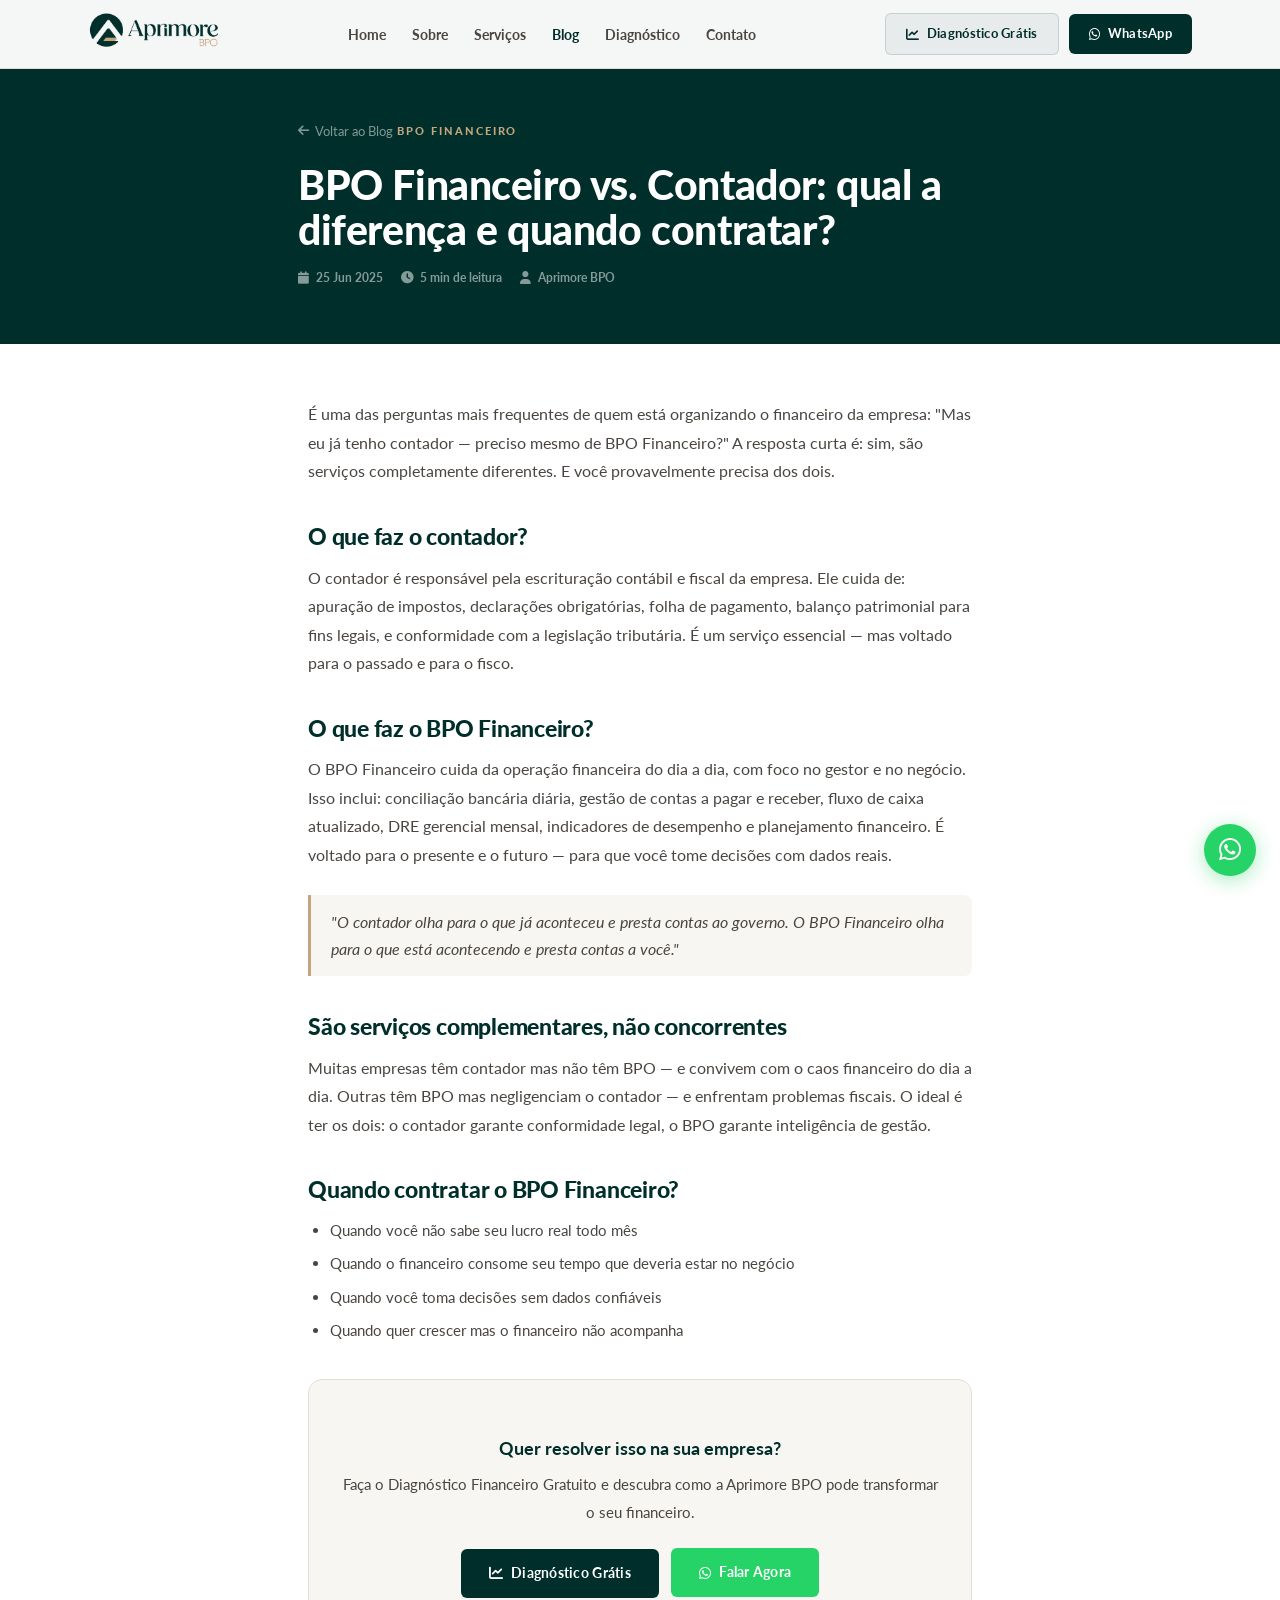
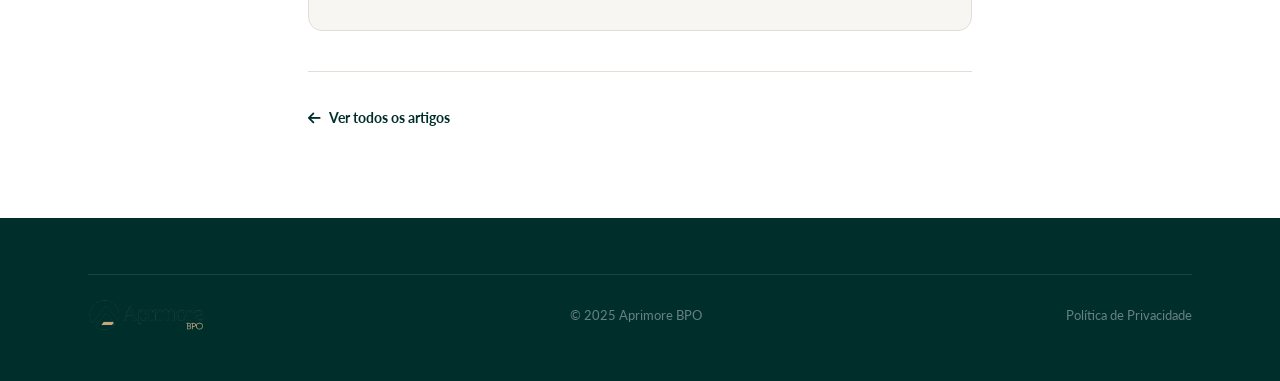
<file: artigo-bpo-vs-contador.html>
<!DOCTYPE html>
<html lang="pt-BR">
<head>
  <meta charset="UTF-8"><meta name="viewport" content="width=device-width, initial-scale=1.0">
  <title>BPO Financeiro vs. Contador: qual a diferença e quando contratar? | Aprimore BPO</title>
  <link rel="preconnect" href="https://fonts.googleapis.com">
  <link href="https://fonts.googleapis.com/css2?family=Lato:wght@400;700;900&display=swap" rel="stylesheet">
  <link rel="stylesheet" href="https://cdnjs.cloudflare.com/ajax/libs/font-awesome/6.5.1/css/all.min.css">
  <link rel="stylesheet" href="style.css">
</head>
<body>
<nav class="navbar"><div class="container"><div class="nav-inner">
  <a href="index.html" class="nav-logo"><img src="logo.png" alt="Aprimore BPO" width="150" height="36"></a>
  <ul class="nav-links">
    <li><a href="index.html">Home</a></li><li><a href="sobre.html">Sobre</a></li>
    <li><a href="servicos.html">Serviços</a></li><li><a href="blog.html" class="active">Blog</a></li>
    <li><a href="diagnostico.html">Diagnóstico</a></li><li><a href="contato.html">Contato</a></li>
  </ul>
  <div class="nav-cta">
    <a href="diagnostico.html" class="btn btn-ghost btn-sm"><i class="fas fa-chart-line"></i> Diagnóstico Grátis</a>
    <a href="https://wa.me/5565993510460" target="_blank" rel="noopener" class="btn btn-primary btn-sm"><i class="fab fa-whatsapp"></i> WhatsApp</a>
  </div>
  <button class="nav-toggle" aria-label="Menu"><span></span><span></span><span></span></button>
</div></div></nav>
<section class="article-hero">
  <div class="container" style="max-width:740px;">
    <a href="blog.html" style="display:inline-flex;align-items:center;gap:6px;color:rgba(255,255,255,0.5);text-decoration:none;font-size:0.8rem;margin-bottom:20px;"><i class="fas fa-arrow-left"></i> Voltar ao Blog</a>
    <div class="eyebrow">BPO Financeiro</div>
    <h1>BPO Financeiro vs. Contador: qual a diferença e quando contratar?</h1>
    <div class="meta" style="margin-top:16px;">
      <span><i class="fas fa-calendar"></i> 25 Jun 2025</span>
      <span><i class="fas fa-clock"></i> 5 min de leitura</span>
      <span><i class="fas fa-user"></i> Aprimore BPO</span>
    </div>
  </div>
</section>
<div class="article-body">
<p>É uma das perguntas mais frequentes de quem está organizando o financeiro da empresa: "Mas eu já tenho contador — preciso mesmo de BPO Financeiro?" A resposta curta é: sim, são serviços completamente diferentes. E você provavelmente precisa dos dois.</p>
<h2>O que faz o contador?</h2>
<p>O contador é responsável pela escrituração contábil e fiscal da empresa. Ele cuida de: apuração de impostos, declarações obrigatórias, folha de pagamento, balanço patrimonial para fins legais, e conformidade com a legislação tributária. É um serviço essencial — mas voltado para o passado e para o fisco.</p>
<h2>O que faz o BPO Financeiro?</h2>
<p>O BPO Financeiro cuida da operação financeira do dia a dia, com foco no gestor e no negócio. Isso inclui: conciliação bancária diária, gestão de contas a pagar e receber, fluxo de caixa atualizado, DRE gerencial mensal, indicadores de desempenho e planejamento financeiro. É voltado para o presente e o futuro — para que você tome decisões com dados reais.</p>
<blockquote>"O contador olha para o que já aconteceu e presta contas ao governo. O BPO Financeiro olha para o que está acontecendo e presta contas a você."</blockquote>
<h2>São serviços complementares, não concorrentes</h2>
<p>Muitas empresas têm contador mas não têm BPO — e convivem com o caos financeiro do dia a dia. Outras têm BPO mas negligenciam o contador — e enfrentam problemas fiscais. O ideal é ter os dois: o contador garante conformidade legal, o BPO garante inteligência de gestão.</p>
<h2>Quando contratar o BPO Financeiro?</h2>
<ul><li>Quando você não sabe seu lucro real todo mês</li><li>Quando o financeiro consome seu tempo que deveria estar no negócio</li><li>Quando você toma decisões sem dados confiáveis</li><li>Quando quer crescer mas o financeiro não acompanha</li></ul>
<div class="article-cta">
  <h3>Quer resolver isso na sua empresa?</h3>
  <p>Faça o Diagnóstico Financeiro Gratuito e descubra como a Aprimore BPO pode transformar o seu financeiro.</p>
  <a href="diagnostico.html" class="btn btn-primary"><i class="fas fa-chart-line"></i> Diagnóstico Grátis</a>
  &nbsp;
  <a href="https://wa.me/5565993510460" target="_blank" rel="noopener" class="btn btn-whatsapp"><i class="fab fa-whatsapp"></i> Falar Agora</a>
</div>
<div style="margin-top:40px;padding-top:32px;border-top:1px solid var(--borda);">
  <a href="blog.html" style="display:inline-flex;align-items:center;gap:8px;color:var(--verde);font-weight:700;text-decoration:none;font-size:0.9rem;"><i class="fas fa-arrow-left"></i> Ver todos os artigos</a>
</div>
</div>
<footer><div class="container"><div style="display:flex;align-items:center;justify-content:space-between;flex-wrap:wrap;gap:16px;padding:24px 0;border-top:1px solid rgba(255,255,255,0.1)"><img src="logo.png" alt="Aprimore BPO" height="32"><span style="font-size:0.8rem;color:rgba(255,255,255,0.4)">© 2025 Aprimore BPO</span><a href="politica-privacidade.html" style="color:rgba(255,255,255,0.4);text-decoration:none;font-size:0.8rem">Política de Privacidade</a></div></div></footer>
<a href="https://wa.me/5565993510460" class="whatsapp-float" target="_blank" rel="noopener"><i class="fab fa-whatsapp" style="color:#fff;font-size:1.6rem"></i></a>
<script src="main.js"></script>
</body></html>
</file>
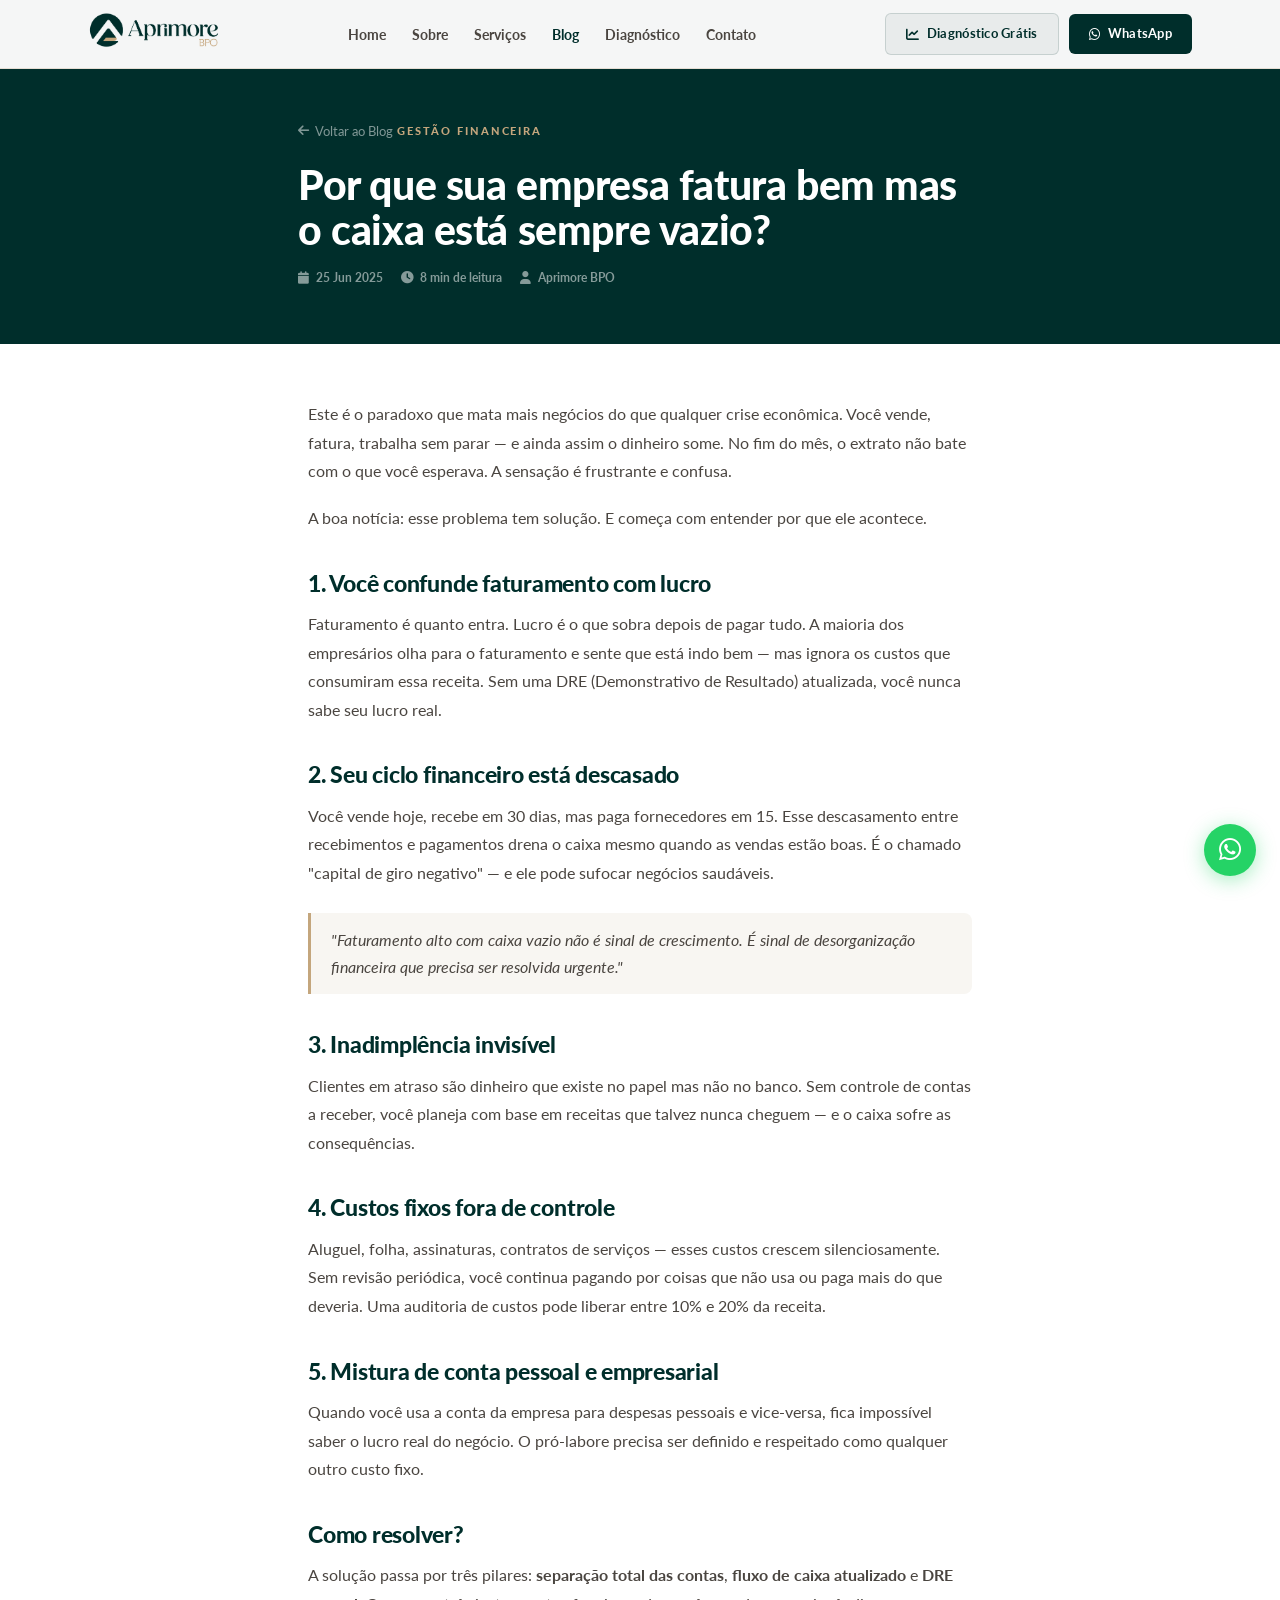
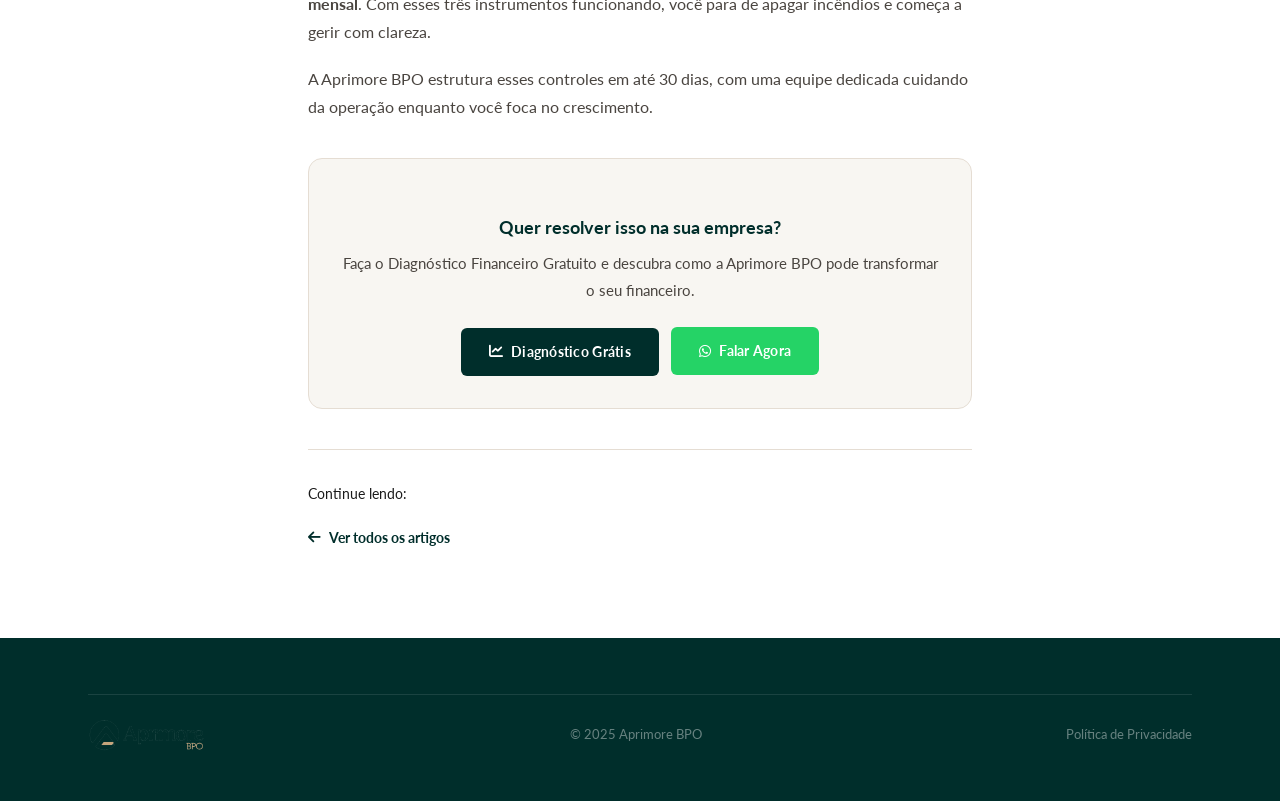
<file: artigo-caixa-vazio.html>
<!DOCTYPE html>
<html lang="pt-BR">
<head>
  <meta charset="UTF-8"><meta name="viewport" content="width=device-width, initial-scale=1.0">
  <title>Por que sua empresa fatura bem mas o caixa está sempre vazio? | Aprimore BPO</title>
  <meta name="description" content="Descubra os 5 motivos por trás do paradoxo financeiro que afeta a maioria dos empresários.">
  <link rel="preconnect" href="https://fonts.googleapis.com">
  <link href="https://fonts.googleapis.com/css2?family=Lato:wght@400;700;900&display=swap" rel="stylesheet">
  <link rel="stylesheet" href="https://cdnjs.cloudflare.com/ajax/libs/font-awesome/6.5.1/css/all.min.css">
  <link rel="stylesheet" href="style.css">
</head>
<body>
<nav class="navbar"><div class="container"><div class="nav-inner">
  <a href="index.html" class="nav-logo"><img src="logo.png" alt="Aprimore BPO" width="150" height="36"></a>
  <ul class="nav-links">
    <li><a href="index.html">Home</a></li><li><a href="sobre.html">Sobre</a></li>
    <li><a href="servicos.html">Serviços</a></li><li><a href="blog.html" class="active">Blog</a></li>
    <li><a href="diagnostico.html">Diagnóstico</a></li><li><a href="contato.html">Contato</a></li>
  </ul>
  <div class="nav-cta">
    <a href="diagnostico.html" class="btn btn-ghost btn-sm"><i class="fas fa-chart-line"></i> Diagnóstico Grátis</a>
    <a href="https://wa.me/5565993510460" target="_blank" rel="noopener" class="btn btn-primary btn-sm"><i class="fab fa-whatsapp"></i> WhatsApp</a>
  </div>
  <button class="nav-toggle" aria-label="Menu"><span></span><span></span><span></span></button>
</div></div></nav>

<section class="article-hero">
  <div class="container" style="max-width:740px;">
    <a href="blog.html" style="display:inline-flex;align-items:center;gap:6px;color:rgba(255,255,255,0.5);text-decoration:none;font-size:0.8rem;margin-bottom:20px;"><i class="fas fa-arrow-left"></i> Voltar ao Blog</a>
    <div class="eyebrow">Gestão Financeira</div>
    <h1>Por que sua empresa fatura bem mas o caixa está sempre vazio?</h1>
    <div class="meta" style="margin-top:16px;">
      <span><i class="fas fa-calendar"></i> 25 Jun 2025</span>
      <span><i class="fas fa-clock"></i> 8 min de leitura</span>
      <span><i class="fas fa-user"></i> Aprimore BPO</span>
    </div>
  </div>
</section>

<div class="article-body">
<p>Este é o paradoxo que mata mais negócios do que qualquer crise econômica. Você vende, fatura, trabalha sem parar — e ainda assim o dinheiro some. No fim do mês, o extrato não bate com o que você esperava. A sensação é frustrante e confusa.</p>

<p>A boa notícia: esse problema tem solução. E começa com entender por que ele acontece.</p>

<h2>1. Você confunde faturamento com lucro</h2>
<p>Faturamento é quanto entra. Lucro é o que sobra depois de pagar tudo. A maioria dos empresários olha para o faturamento e sente que está indo bem — mas ignora os custos que consumiram essa receita. Sem uma DRE (Demonstrativo de Resultado) atualizada, você nunca sabe seu lucro real.</p>

<h2>2. Seu ciclo financeiro está descasado</h2>
<p>Você vende hoje, recebe em 30 dias, mas paga fornecedores em 15. Esse descasamento entre recebimentos e pagamentos drena o caixa mesmo quando as vendas estão boas. É o chamado "capital de giro negativo" — e ele pode sufocar negócios saudáveis.</p>

<blockquote>"Faturamento alto com caixa vazio não é sinal de crescimento. É sinal de desorganização financeira que precisa ser resolvida urgente."</blockquote>

<h2>3. Inadimplência invisível</h2>
<p>Clientes em atraso são dinheiro que existe no papel mas não no banco. Sem controle de contas a receber, você planeja com base em receitas que talvez nunca cheguem — e o caixa sofre as consequências.</p>

<h2>4. Custos fixos fora de controle</h2>
<p>Aluguel, folha, assinaturas, contratos de serviços — esses custos crescem silenciosamente. Sem revisão periódica, você continua pagando por coisas que não usa ou paga mais do que deveria. Uma auditoria de custos pode liberar entre 10% e 20% da receita.</p>

<h2>5. Mistura de conta pessoal e empresarial</h2>
<p>Quando você usa a conta da empresa para despesas pessoais e vice-versa, fica impossível saber o lucro real do negócio. O pró-labore precisa ser definido e respeitado como qualquer outro custo fixo.</p>

<h2>Como resolver?</h2>
<p>A solução passa por três pilares: <strong>separação total das contas</strong>, <strong>fluxo de caixa atualizado</strong> e <strong>DRE mensal</strong>. Com esses três instrumentos funcionando, você para de apagar incêndios e começa a gerir com clareza.</p>

<p>A Aprimore BPO estrutura esses controles em até 30 dias, com uma equipe dedicada cuidando da operação enquanto você foca no crescimento.</p>

<div class="article-cta">
  <h3>Quer resolver isso na sua empresa?</h3>
  <p>Faça o Diagnóstico Financeiro Gratuito e descubra como a Aprimore BPO pode transformar o seu financeiro.</p>
  <a href="diagnostico.html" class="btn btn-primary"><i class="fas fa-chart-line"></i> Diagnóstico Grátis</a>
  &nbsp;
  <a href="https://wa.me/5565993510460" target="_blank" rel="noopener" class="btn btn-whatsapp"><i class="fab fa-whatsapp"></i> Falar Agora</a>
</div>

<div style="margin-top:40px;padding-top:32px;border-top:1px solid var(--borda);">
  <p style="font-size:0.85rem;color:var(--texto-3);margin-bottom:16px;">Continue lendo:</p>
  <a href="blog.html" style="display:inline-flex;align-items:center;gap:8px;color:var(--verde);font-weight:700;text-decoration:none;font-size:0.9rem;"><i class="fas fa-arrow-left"></i> Ver todos os artigos</a>
</div>
</div>

<footer><div class="container"><div style="display:flex;align-items:center;justify-content:space-between;flex-wrap:wrap;gap:16px;padding:24px 0;border-top:1px solid rgba(255,255,255,0.1)"><img src="logo.png" alt="Aprimore BPO" height="32"><span style="font-size:0.8rem;color:rgba(255,255,255,0.4)">© 2025 Aprimore BPO</span><a href="politica-privacidade.html" style="color:rgba(255,255,255,0.4);text-decoration:none;font-size:0.8rem">Política de Privacidade</a></div></div></footer>
<a href="https://wa.me/5565993510460" class="whatsapp-float" target="_blank" rel="noopener"><i class="fab fa-whatsapp" style="color:#fff;font-size:1.6rem"></i></a>
<script src="main.js"></script>
</body></html>
</file>
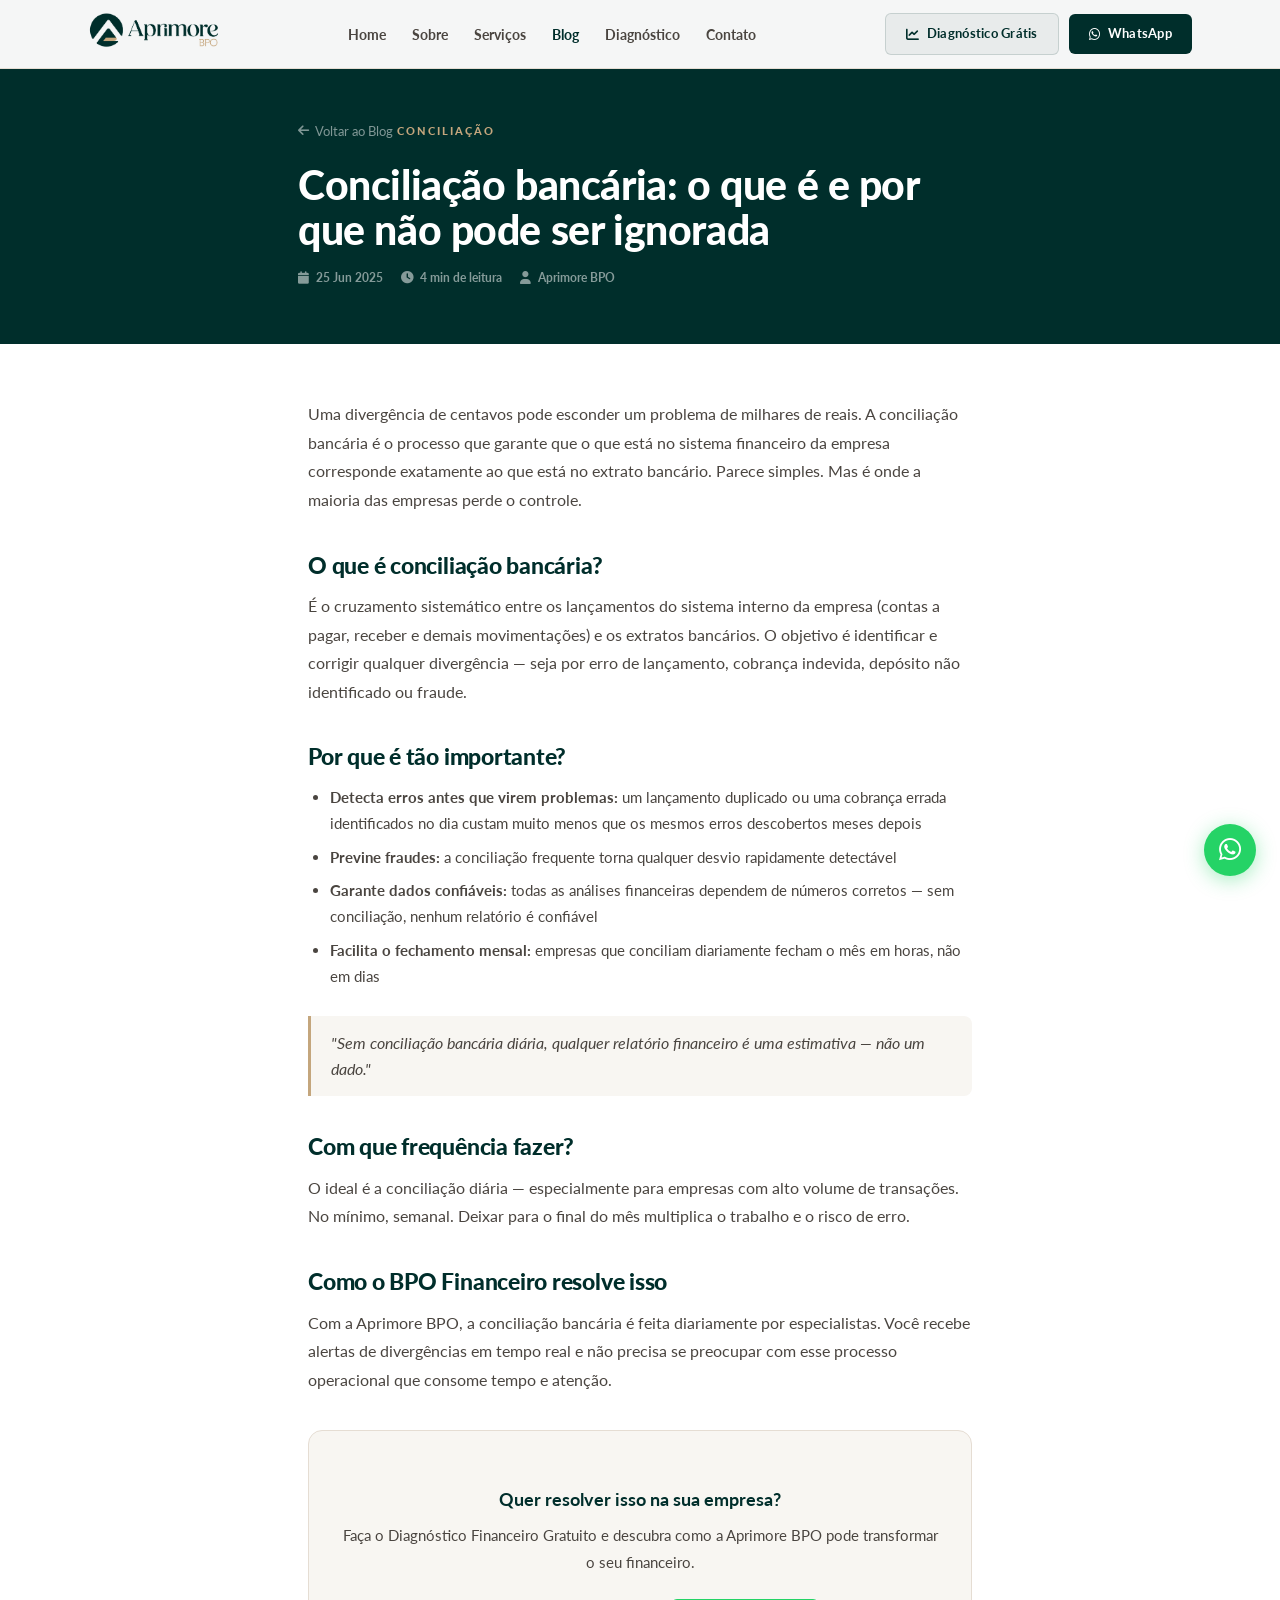
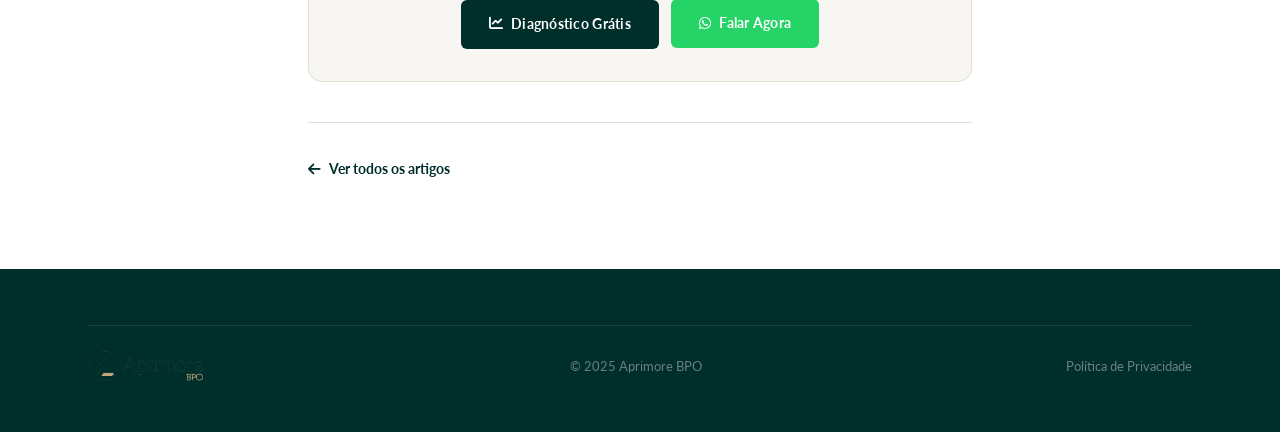
<file: artigo-conciliacao-bancaria.html>
<!DOCTYPE html>
<html lang="pt-BR">
<head>
  <meta charset="UTF-8"><meta name="viewport" content="width=device-width, initial-scale=1.0">
  <title>Conciliação bancária: o que é e por que não pode ser ignorada | Aprimore BPO</title>
  <link rel="preconnect" href="https://fonts.googleapis.com">
  <link href="https://fonts.googleapis.com/css2?family=Lato:wght@400;700;900&display=swap" rel="stylesheet">
  <link rel="stylesheet" href="https://cdnjs.cloudflare.com/ajax/libs/font-awesome/6.5.1/css/all.min.css">
  <link rel="stylesheet" href="style.css">
</head>
<body>
<nav class="navbar"><div class="container"><div class="nav-inner">
  <a href="index.html" class="nav-logo"><img src="logo.png" alt="Aprimore BPO" width="150" height="36"></a>
  <ul class="nav-links">
    <li><a href="index.html">Home</a></li><li><a href="sobre.html">Sobre</a></li>
    <li><a href="servicos.html">Serviços</a></li><li><a href="blog.html" class="active">Blog</a></li>
    <li><a href="diagnostico.html">Diagnóstico</a></li><li><a href="contato.html">Contato</a></li>
  </ul>
  <div class="nav-cta">
    <a href="diagnostico.html" class="btn btn-ghost btn-sm"><i class="fas fa-chart-line"></i> Diagnóstico Grátis</a>
    <a href="https://wa.me/5565993510460" target="_blank" rel="noopener" class="btn btn-primary btn-sm"><i class="fab fa-whatsapp"></i> WhatsApp</a>
  </div>
  <button class="nav-toggle" aria-label="Menu"><span></span><span></span><span></span></button>
</div></div></nav>
<section class="article-hero">
  <div class="container" style="max-width:740px;">
    <a href="blog.html" style="display:inline-flex;align-items:center;gap:6px;color:rgba(255,255,255,0.5);text-decoration:none;font-size:0.8rem;margin-bottom:20px;"><i class="fas fa-arrow-left"></i> Voltar ao Blog</a>
    <div class="eyebrow">Conciliação</div>
    <h1>Conciliação bancária: o que é e por que não pode ser ignorada</h1>
    <div class="meta" style="margin-top:16px;">
      <span><i class="fas fa-calendar"></i> 25 Jun 2025</span>
      <span><i class="fas fa-clock"></i> 4 min de leitura</span>
      <span><i class="fas fa-user"></i> Aprimore BPO</span>
    </div>
  </div>
</section>
<div class="article-body">
<p>Uma divergência de centavos pode esconder um problema de milhares de reais. A conciliação bancária é o processo que garante que o que está no sistema financeiro da empresa corresponde exatamente ao que está no extrato bancário. Parece simples. Mas é onde a maioria das empresas perde o controle.</p>
<h2>O que é conciliação bancária?</h2>
<p>É o cruzamento sistemático entre os lançamentos do sistema interno da empresa (contas a pagar, receber e demais movimentações) e os extratos bancários. O objetivo é identificar e corrigir qualquer divergência — seja por erro de lançamento, cobrança indevida, depósito não identificado ou fraude.</p>
<h2>Por que é tão importante?</h2>
<ul><li><strong>Detecta erros antes que virem problemas:</strong> um lançamento duplicado ou uma cobrança errada identificados no dia custam muito menos que os mesmos erros descobertos meses depois</li><li><strong>Previne fraudes:</strong> a conciliação frequente torna qualquer desvio rapidamente detectável</li><li><strong>Garante dados confiáveis:</strong> todas as análises financeiras dependem de números corretos — sem conciliação, nenhum relatório é confiável</li><li><strong>Facilita o fechamento mensal:</strong> empresas que conciliam diariamente fecham o mês em horas, não em dias</li></ul>
<blockquote>"Sem conciliação bancária diária, qualquer relatório financeiro é uma estimativa — não um dado."</blockquote>
<h2>Com que frequência fazer?</h2>
<p>O ideal é a conciliação diária — especialmente para empresas com alto volume de transações. No mínimo, semanal. Deixar para o final do mês multiplica o trabalho e o risco de erro.</p>
<h2>Como o BPO Financeiro resolve isso</h2>
<p>Com a Aprimore BPO, a conciliação bancária é feita diariamente por especialistas. Você recebe alertas de divergências em tempo real e não precisa se preocupar com esse processo operacional que consome tempo e atenção.</p>
<div class="article-cta">
  <h3>Quer resolver isso na sua empresa?</h3>
  <p>Faça o Diagnóstico Financeiro Gratuito e descubra como a Aprimore BPO pode transformar o seu financeiro.</p>
  <a href="diagnostico.html" class="btn btn-primary"><i class="fas fa-chart-line"></i> Diagnóstico Grátis</a>
  &nbsp;
  <a href="https://wa.me/5565993510460" target="_blank" rel="noopener" class="btn btn-whatsapp"><i class="fab fa-whatsapp"></i> Falar Agora</a>
</div>
<div style="margin-top:40px;padding-top:32px;border-top:1px solid var(--borda);">
  <a href="blog.html" style="display:inline-flex;align-items:center;gap:8px;color:var(--verde);font-weight:700;text-decoration:none;font-size:0.9rem;"><i class="fas fa-arrow-left"></i> Ver todos os artigos</a>
</div>
</div>
<footer><div class="container"><div style="display:flex;align-items:center;justify-content:space-between;flex-wrap:wrap;gap:16px;padding:24px 0;border-top:1px solid rgba(255,255,255,0.1)"><img src="logo.png" alt="Aprimore BPO" height="32"><span style="font-size:0.8rem;color:rgba(255,255,255,0.4)">© 2025 Aprimore BPO</span><a href="politica-privacidade.html" style="color:rgba(255,255,255,0.4);text-decoration:none;font-size:0.8rem">Política de Privacidade</a></div></div></footer>
<a href="https://wa.me/5565993510460" class="whatsapp-float" target="_blank" rel="noopener"><i class="fab fa-whatsapp" style="color:#fff;font-size:1.6rem"></i></a>
<script src="main.js"></script>
</body></html>
</file>
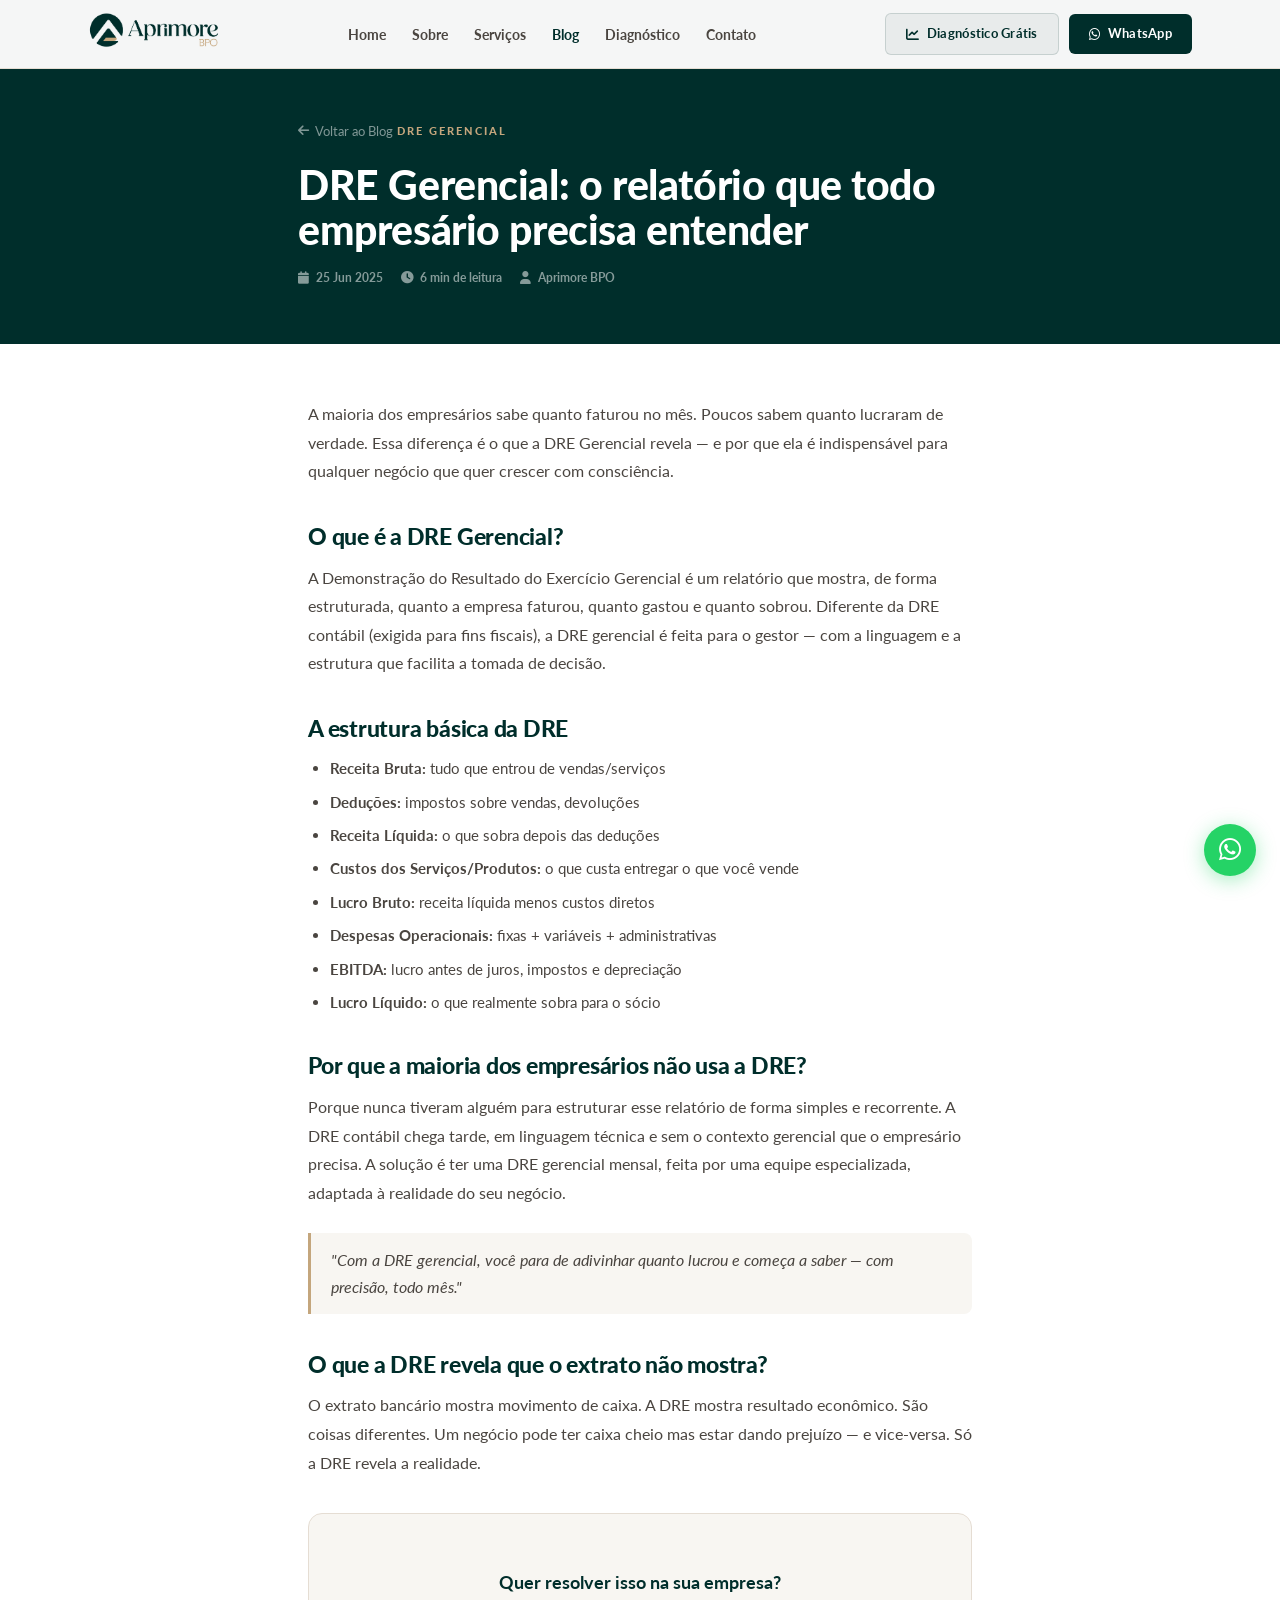
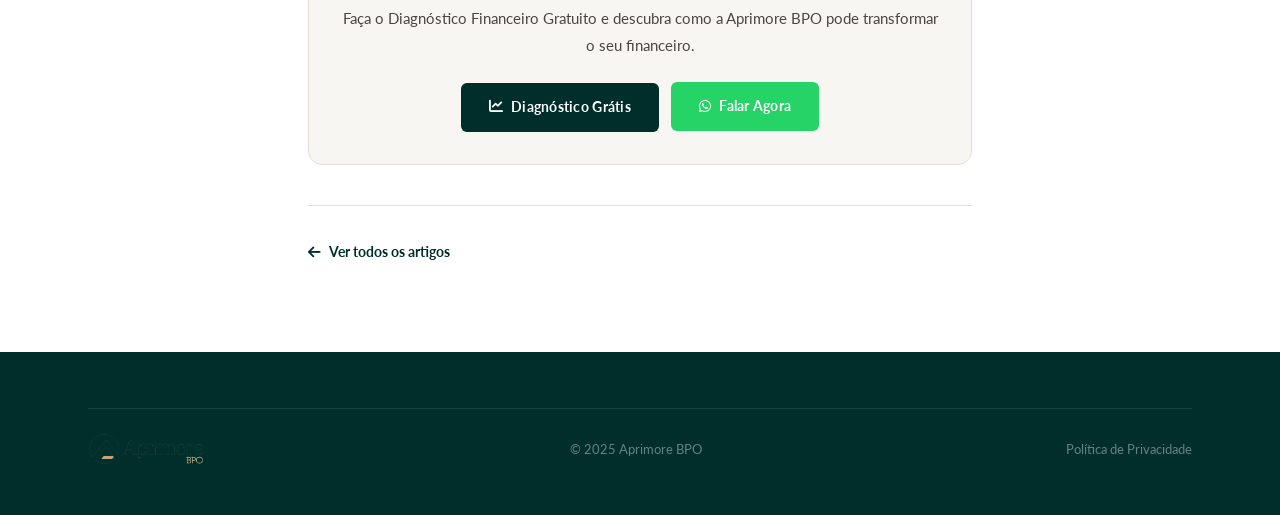
<file: artigo-dre-gerencial.html>
<!DOCTYPE html>
<html lang="pt-BR">
<head>
  <meta charset="UTF-8"><meta name="viewport" content="width=device-width, initial-scale=1.0">
  <title>DRE Gerencial: o relatório que todo empresário precisa entender | Aprimore BPO</title>
  <link rel="preconnect" href="https://fonts.googleapis.com">
  <link href="https://fonts.googleapis.com/css2?family=Lato:wght@400;700;900&display=swap" rel="stylesheet">
  <link rel="stylesheet" href="https://cdnjs.cloudflare.com/ajax/libs/font-awesome/6.5.1/css/all.min.css">
  <link rel="stylesheet" href="style.css">
</head>
<body>
<nav class="navbar"><div class="container"><div class="nav-inner">
  <a href="index.html" class="nav-logo"><img src="logo.png" alt="Aprimore BPO" width="150" height="36"></a>
  <ul class="nav-links">
    <li><a href="index.html">Home</a></li><li><a href="sobre.html">Sobre</a></li>
    <li><a href="servicos.html">Serviços</a></li><li><a href="blog.html" class="active">Blog</a></li>
    <li><a href="diagnostico.html">Diagnóstico</a></li><li><a href="contato.html">Contato</a></li>
  </ul>
  <div class="nav-cta">
    <a href="diagnostico.html" class="btn btn-ghost btn-sm"><i class="fas fa-chart-line"></i> Diagnóstico Grátis</a>
    <a href="https://wa.me/5565993510460" target="_blank" rel="noopener" class="btn btn-primary btn-sm"><i class="fab fa-whatsapp"></i> WhatsApp</a>
  </div>
  <button class="nav-toggle" aria-label="Menu"><span></span><span></span><span></span></button>
</div></div></nav>
<section class="article-hero">
  <div class="container" style="max-width:740px;">
    <a href="blog.html" style="display:inline-flex;align-items:center;gap:6px;color:rgba(255,255,255,0.5);text-decoration:none;font-size:0.8rem;margin-bottom:20px;"><i class="fas fa-arrow-left"></i> Voltar ao Blog</a>
    <div class="eyebrow">DRE Gerencial</div>
    <h1>DRE Gerencial: o relatório que todo empresário precisa entender</h1>
    <div class="meta" style="margin-top:16px;">
      <span><i class="fas fa-calendar"></i> 25 Jun 2025</span>
      <span><i class="fas fa-clock"></i> 6 min de leitura</span>
      <span><i class="fas fa-user"></i> Aprimore BPO</span>
    </div>
  </div>
</section>
<div class="article-body">
<p>A maioria dos empresários sabe quanto faturou no mês. Poucos sabem quanto lucraram de verdade. Essa diferença é o que a DRE Gerencial revela — e por que ela é indispensável para qualquer negócio que quer crescer com consciência.</p>
<h2>O que é a DRE Gerencial?</h2>
<p>A Demonstração do Resultado do Exercício Gerencial é um relatório que mostra, de forma estruturada, quanto a empresa faturou, quanto gastou e quanto sobrou. Diferente da DRE contábil (exigida para fins fiscais), a DRE gerencial é feita para o gestor — com a linguagem e a estrutura que facilita a tomada de decisão.</p>
<h2>A estrutura básica da DRE</h2>
<ul><li><strong>Receita Bruta:</strong> tudo que entrou de vendas/serviços</li><li><strong>Deduções:</strong> impostos sobre vendas, devoluções</li><li><strong>Receita Líquida:</strong> o que sobra depois das deduções</li><li><strong>Custos dos Serviços/Produtos:</strong> o que custa entregar o que você vende</li><li><strong>Lucro Bruto:</strong> receita líquida menos custos diretos</li><li><strong>Despesas Operacionais:</strong> fixas + variáveis + administrativas</li><li><strong>EBITDA:</strong> lucro antes de juros, impostos e depreciação</li><li><strong>Lucro Líquido:</strong> o que realmente sobra para o sócio</li></ul>
<h2>Por que a maioria dos empresários não usa a DRE?</h2>
<p>Porque nunca tiveram alguém para estruturar esse relatório de forma simples e recorrente. A DRE contábil chega tarde, em linguagem técnica e sem o contexto gerencial que o empresário precisa. A solução é ter uma DRE gerencial mensal, feita por uma equipe especializada, adaptada à realidade do seu negócio.</p>
<blockquote>"Com a DRE gerencial, você para de adivinhar quanto lucrou e começa a saber — com precisão, todo mês."</blockquote>
<h2>O que a DRE revela que o extrato não mostra?</h2>
<p>O extrato bancário mostra movimento de caixa. A DRE mostra resultado econômico. São coisas diferentes. Um negócio pode ter caixa cheio mas estar dando prejuízo — e vice-versa. Só a DRE revela a realidade.</p>
<div class="article-cta">
  <h3>Quer resolver isso na sua empresa?</h3>
  <p>Faça o Diagnóstico Financeiro Gratuito e descubra como a Aprimore BPO pode transformar o seu financeiro.</p>
  <a href="diagnostico.html" class="btn btn-primary"><i class="fas fa-chart-line"></i> Diagnóstico Grátis</a>
  &nbsp;
  <a href="https://wa.me/5565993510460" target="_blank" rel="noopener" class="btn btn-whatsapp"><i class="fab fa-whatsapp"></i> Falar Agora</a>
</div>
<div style="margin-top:40px;padding-top:32px;border-top:1px solid var(--borda);">
  <a href="blog.html" style="display:inline-flex;align-items:center;gap:8px;color:var(--verde);font-weight:700;text-decoration:none;font-size:0.9rem;"><i class="fas fa-arrow-left"></i> Ver todos os artigos</a>
</div>
</div>
<footer><div class="container"><div style="display:flex;align-items:center;justify-content:space-between;flex-wrap:wrap;gap:16px;padding:24px 0;border-top:1px solid rgba(255,255,255,0.1)"><img src="logo.png" alt="Aprimore BPO" height="32"><span style="font-size:0.8rem;color:rgba(255,255,255,0.4)">© 2025 Aprimore BPO</span><a href="politica-privacidade.html" style="color:rgba(255,255,255,0.4);text-decoration:none;font-size:0.8rem">Política de Privacidade</a></div></div></footer>
<a href="https://wa.me/5565993510460" class="whatsapp-float" target="_blank" rel="noopener"><i class="fab fa-whatsapp" style="color:#fff;font-size:1.6rem"></i></a>
<script src="main.js"></script>
</body></html>
</file>
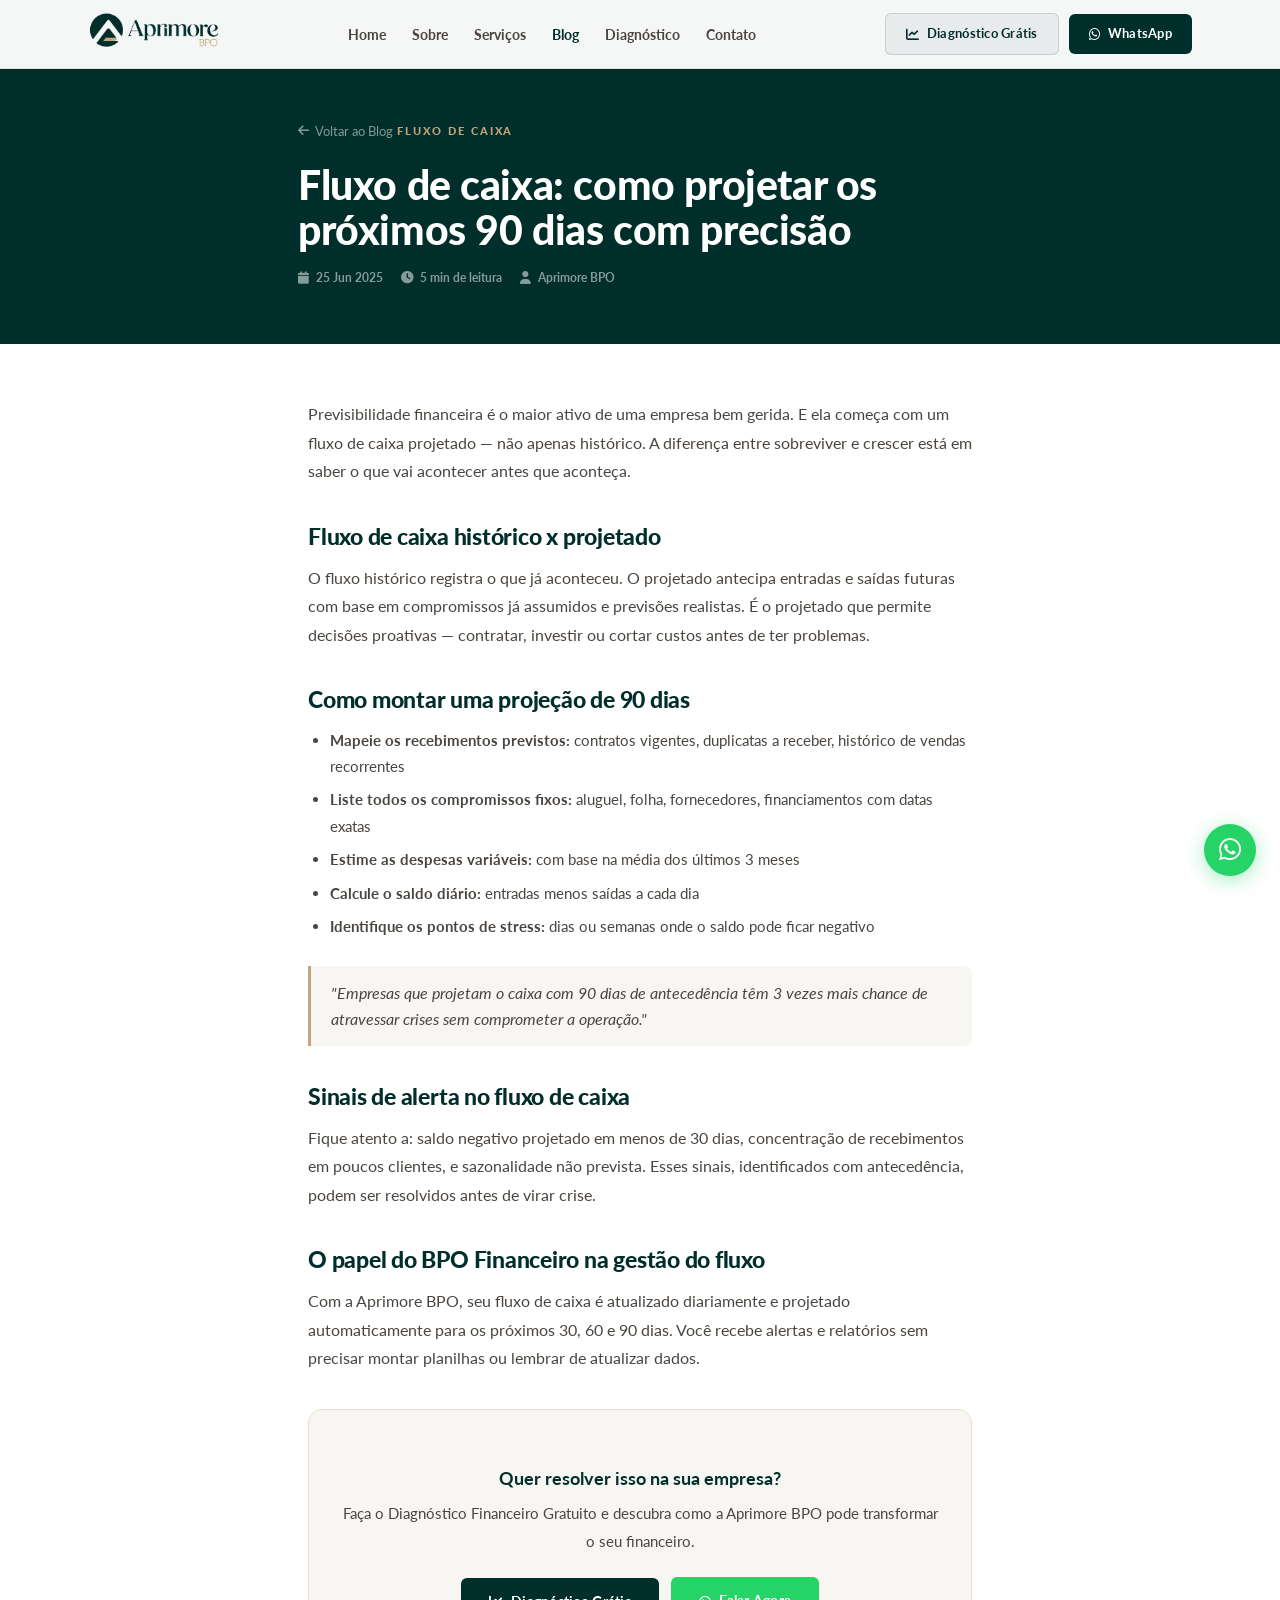
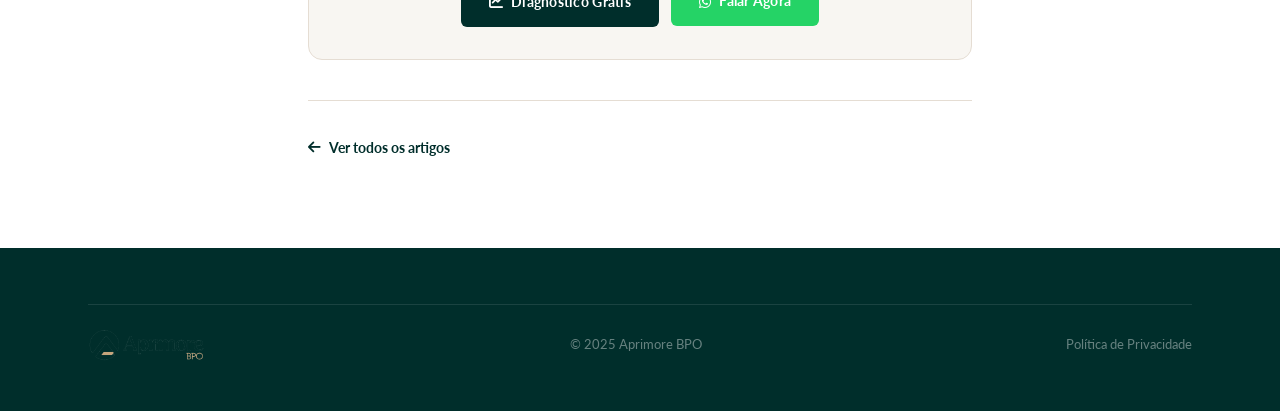
<file: artigo-fluxo-de-caixa.html>
<!DOCTYPE html>
<html lang="pt-BR">
<head>
  <meta charset="UTF-8"><meta name="viewport" content="width=device-width, initial-scale=1.0">
  <title>Fluxo de caixa: como projetar os próximos 90 dias com precisão | Aprimore BPO</title>
  <link rel="preconnect" href="https://fonts.googleapis.com">
  <link href="https://fonts.googleapis.com/css2?family=Lato:wght@400;700;900&display=swap" rel="stylesheet">
  <link rel="stylesheet" href="https://cdnjs.cloudflare.com/ajax/libs/font-awesome/6.5.1/css/all.min.css">
  <link rel="stylesheet" href="style.css">
</head>
<body>
<nav class="navbar"><div class="container"><div class="nav-inner">
  <a href="index.html" class="nav-logo"><img src="logo.png" alt="Aprimore BPO" width="150" height="36"></a>
  <ul class="nav-links">
    <li><a href="index.html">Home</a></li><li><a href="sobre.html">Sobre</a></li>
    <li><a href="servicos.html">Serviços</a></li><li><a href="blog.html" class="active">Blog</a></li>
    <li><a href="diagnostico.html">Diagnóstico</a></li><li><a href="contato.html">Contato</a></li>
  </ul>
  <div class="nav-cta">
    <a href="diagnostico.html" class="btn btn-ghost btn-sm"><i class="fas fa-chart-line"></i> Diagnóstico Grátis</a>
    <a href="https://wa.me/5565993510460" target="_blank" rel="noopener" class="btn btn-primary btn-sm"><i class="fab fa-whatsapp"></i> WhatsApp</a>
  </div>
  <button class="nav-toggle" aria-label="Menu"><span></span><span></span><span></span></button>
</div></div></nav>
<section class="article-hero">
  <div class="container" style="max-width:740px;">
    <a href="blog.html" style="display:inline-flex;align-items:center;gap:6px;color:rgba(255,255,255,0.5);text-decoration:none;font-size:0.8rem;margin-bottom:20px;"><i class="fas fa-arrow-left"></i> Voltar ao Blog</a>
    <div class="eyebrow">Fluxo de Caixa</div>
    <h1>Fluxo de caixa: como projetar os próximos 90 dias com precisão</h1>
    <div class="meta" style="margin-top:16px;">
      <span><i class="fas fa-calendar"></i> 25 Jun 2025</span>
      <span><i class="fas fa-clock"></i> 5 min de leitura</span>
      <span><i class="fas fa-user"></i> Aprimore BPO</span>
    </div>
  </div>
</section>
<div class="article-body">
<p>Previsibilidade financeira é o maior ativo de uma empresa bem gerida. E ela começa com um fluxo de caixa projetado — não apenas histórico. A diferença entre sobreviver e crescer está em saber o que vai acontecer antes que aconteça.</p>
<h2>Fluxo de caixa histórico x projetado</h2>
<p>O fluxo histórico registra o que já aconteceu. O projetado antecipa entradas e saídas futuras com base em compromissos já assumidos e previsões realistas. É o projetado que permite decisões proativas — contratar, investir ou cortar custos antes de ter problemas.</p>
<h2>Como montar uma projeção de 90 dias</h2>
<ul><li><strong>Mapeie os recebimentos previstos:</strong> contratos vigentes, duplicatas a receber, histórico de vendas recorrentes</li><li><strong>Liste todos os compromissos fixos:</strong> aluguel, folha, fornecedores, financiamentos com datas exatas</li><li><strong>Estime as despesas variáveis:</strong> com base na média dos últimos 3 meses</li><li><strong>Calcule o saldo diário:</strong> entradas menos saídas a cada dia</li><li><strong>Identifique os pontos de stress:</strong> dias ou semanas onde o saldo pode ficar negativo</li></ul>
<blockquote>"Empresas que projetam o caixa com 90 dias de antecedência têm 3 vezes mais chance de atravessar crises sem comprometer a operação."</blockquote>
<h2>Sinais de alerta no fluxo de caixa</h2>
<p>Fique atento a: saldo negativo projetado em menos de 30 dias, concentração de recebimentos em poucos clientes, e sazonalidade não prevista. Esses sinais, identificados com antecedência, podem ser resolvidos antes de virar crise.</p>
<h2>O papel do BPO Financeiro na gestão do fluxo</h2>
<p>Com a Aprimore BPO, seu fluxo de caixa é atualizado diariamente e projetado automaticamente para os próximos 30, 60 e 90 dias. Você recebe alertas e relatórios sem precisar montar planilhas ou lembrar de atualizar dados.</p>
<div class="article-cta">
  <h3>Quer resolver isso na sua empresa?</h3>
  <p>Faça o Diagnóstico Financeiro Gratuito e descubra como a Aprimore BPO pode transformar o seu financeiro.</p>
  <a href="diagnostico.html" class="btn btn-primary"><i class="fas fa-chart-line"></i> Diagnóstico Grátis</a>
  &nbsp;
  <a href="https://wa.me/5565993510460" target="_blank" rel="noopener" class="btn btn-whatsapp"><i class="fab fa-whatsapp"></i> Falar Agora</a>
</div>
<div style="margin-top:40px;padding-top:32px;border-top:1px solid var(--borda);">
  <a href="blog.html" style="display:inline-flex;align-items:center;gap:8px;color:var(--verde);font-weight:700;text-decoration:none;font-size:0.9rem;"><i class="fas fa-arrow-left"></i> Ver todos os artigos</a>
</div>
</div>
<footer><div class="container"><div style="display:flex;align-items:center;justify-content:space-between;flex-wrap:wrap;gap:16px;padding:24px 0;border-top:1px solid rgba(255,255,255,0.1)"><img src="logo.png" alt="Aprimore BPO" height="32"><span style="font-size:0.8rem;color:rgba(255,255,255,0.4)">© 2025 Aprimore BPO</span><a href="politica-privacidade.html" style="color:rgba(255,255,255,0.4);text-decoration:none;font-size:0.8rem">Política de Privacidade</a></div></div></footer>
<a href="https://wa.me/5565993510460" class="whatsapp-float" target="_blank" rel="noopener"><i class="fab fa-whatsapp" style="color:#fff;font-size:1.6rem"></i></a>
<script src="main.js"></script>
</body></html>
</file>
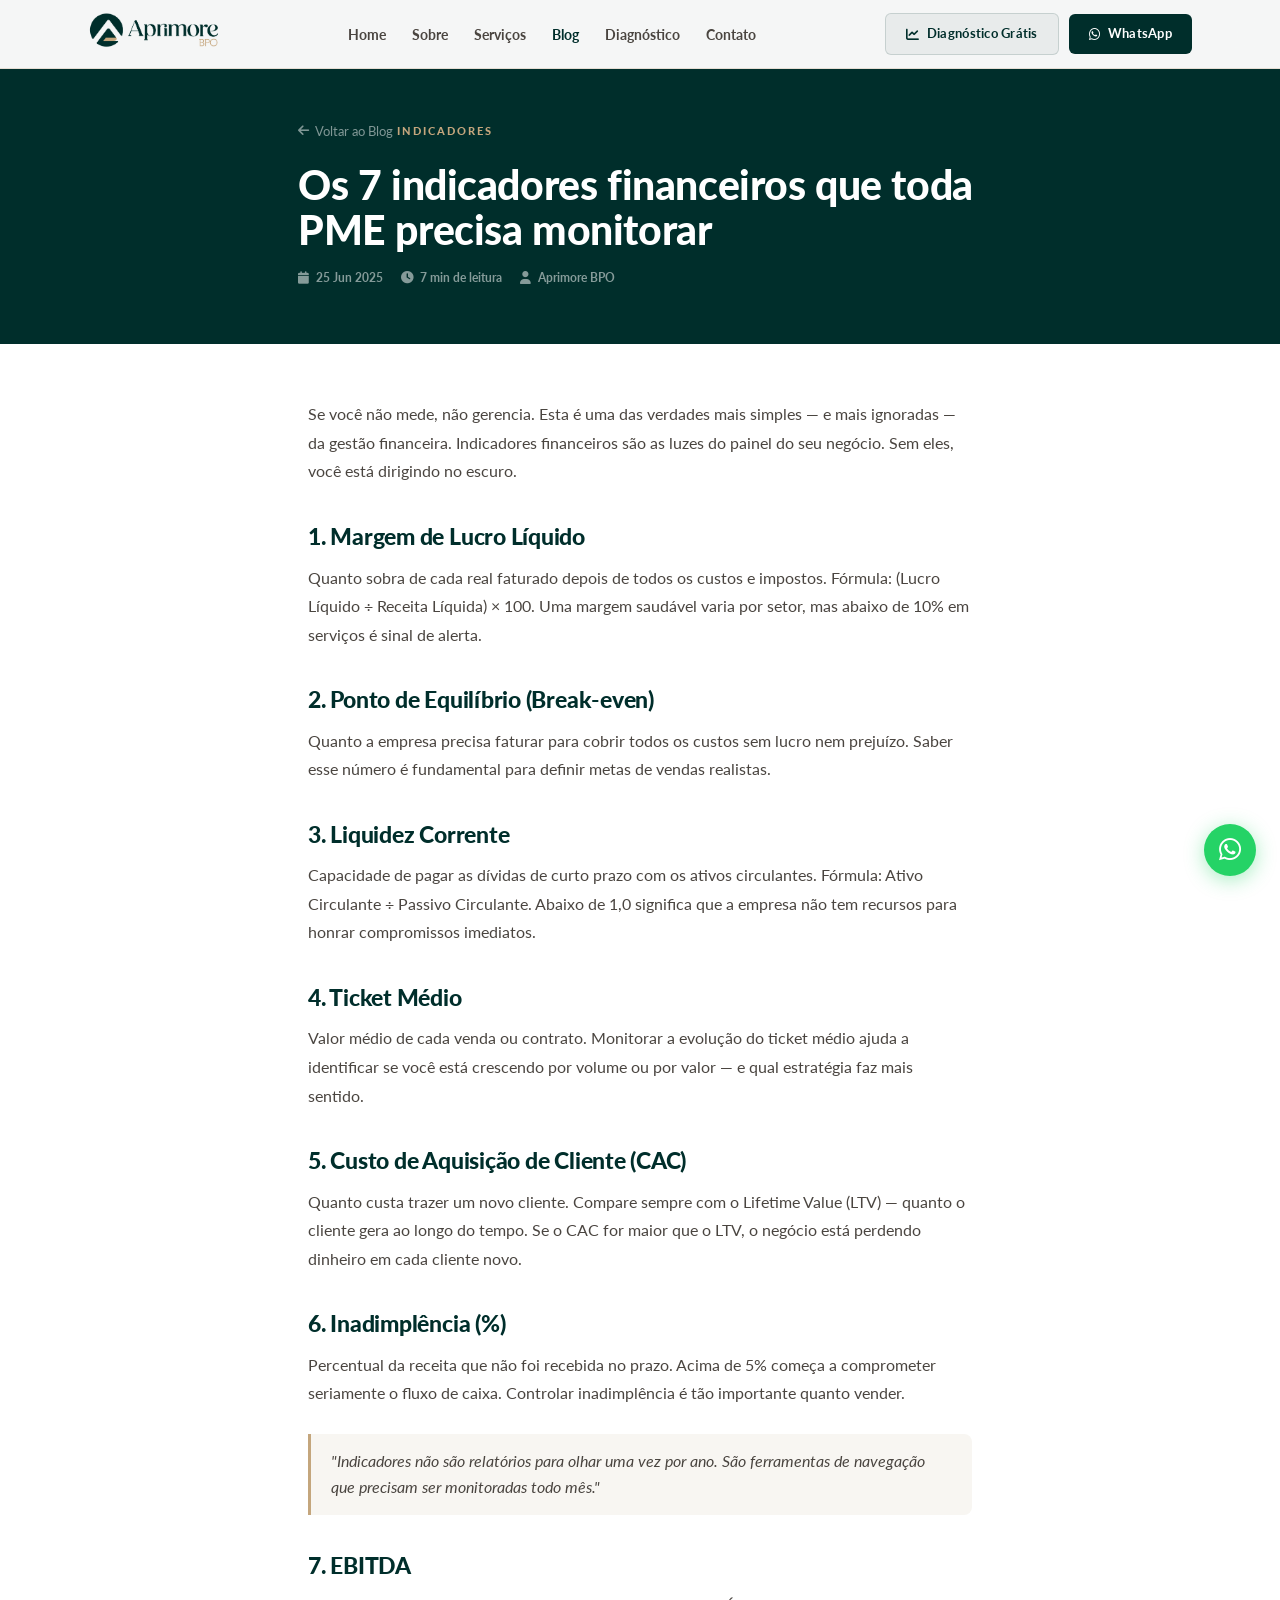
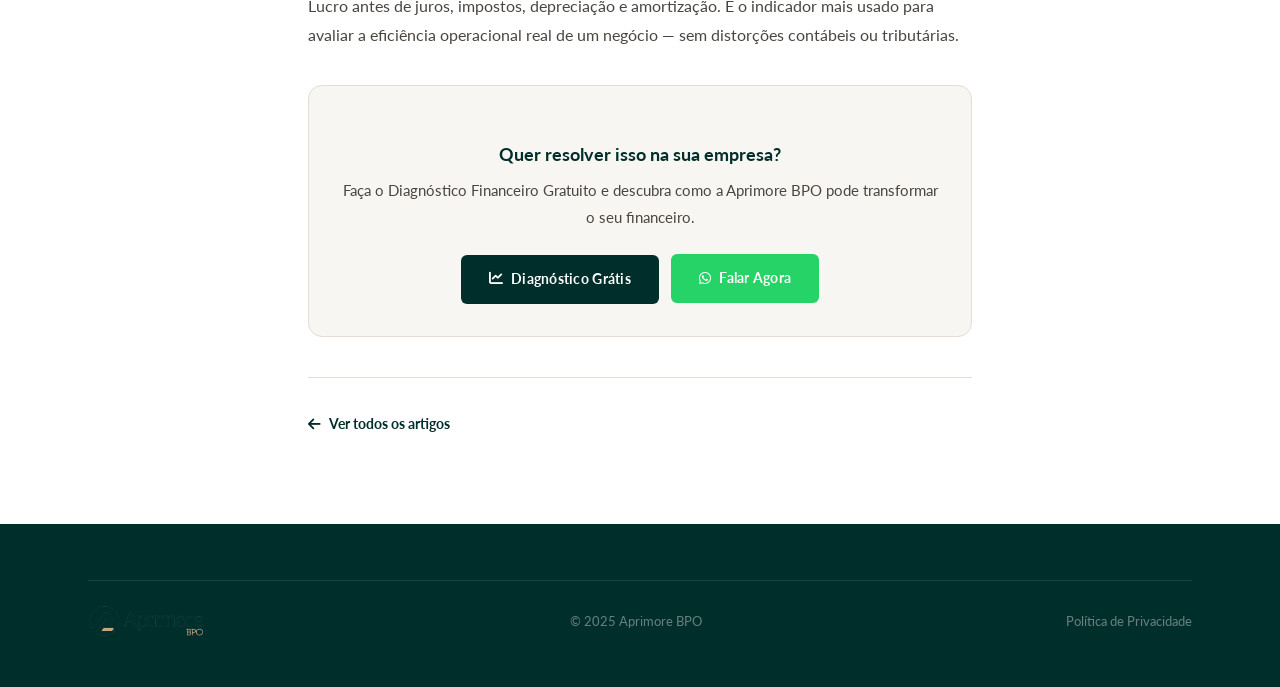
<file: artigo-indicadores.html>
<!DOCTYPE html>
<html lang="pt-BR">
<head>
  <meta charset="UTF-8"><meta name="viewport" content="width=device-width, initial-scale=1.0">
  <title>Os 7 indicadores financeiros que toda PME precisa monitorar | Aprimore BPO</title>
  <link rel="preconnect" href="https://fonts.googleapis.com">
  <link href="https://fonts.googleapis.com/css2?family=Lato:wght@400;700;900&display=swap" rel="stylesheet">
  <link rel="stylesheet" href="https://cdnjs.cloudflare.com/ajax/libs/font-awesome/6.5.1/css/all.min.css">
  <link rel="stylesheet" href="style.css">
</head>
<body>
<nav class="navbar"><div class="container"><div class="nav-inner">
  <a href="index.html" class="nav-logo"><img src="logo.png" alt="Aprimore BPO" width="150" height="36"></a>
  <ul class="nav-links">
    <li><a href="index.html">Home</a></li><li><a href="sobre.html">Sobre</a></li>
    <li><a href="servicos.html">Serviços</a></li><li><a href="blog.html" class="active">Blog</a></li>
    <li><a href="diagnostico.html">Diagnóstico</a></li><li><a href="contato.html">Contato</a></li>
  </ul>
  <div class="nav-cta">
    <a href="diagnostico.html" class="btn btn-ghost btn-sm"><i class="fas fa-chart-line"></i> Diagnóstico Grátis</a>
    <a href="https://wa.me/5565993510460" target="_blank" rel="noopener" class="btn btn-primary btn-sm"><i class="fab fa-whatsapp"></i> WhatsApp</a>
  </div>
  <button class="nav-toggle" aria-label="Menu"><span></span><span></span><span></span></button>
</div></div></nav>
<section class="article-hero">
  <div class="container" style="max-width:740px;">
    <a href="blog.html" style="display:inline-flex;align-items:center;gap:6px;color:rgba(255,255,255,0.5);text-decoration:none;font-size:0.8rem;margin-bottom:20px;"><i class="fas fa-arrow-left"></i> Voltar ao Blog</a>
    <div class="eyebrow">Indicadores</div>
    <h1>Os 7 indicadores financeiros que toda PME precisa monitorar</h1>
    <div class="meta" style="margin-top:16px;">
      <span><i class="fas fa-calendar"></i> 25 Jun 2025</span>
      <span><i class="fas fa-clock"></i> 7 min de leitura</span>
      <span><i class="fas fa-user"></i> Aprimore BPO</span>
    </div>
  </div>
</section>
<div class="article-body">
<p>Se você não mede, não gerencia. Esta é uma das verdades mais simples — e mais ignoradas — da gestão financeira. Indicadores financeiros são as luzes do painel do seu negócio. Sem eles, você está dirigindo no escuro.</p>
<h2>1. Margem de Lucro Líquido</h2>
<p>Quanto sobra de cada real faturado depois de todos os custos e impostos. Fórmula: (Lucro Líquido ÷ Receita Líquida) × 100. Uma margem saudável varia por setor, mas abaixo de 10% em serviços é sinal de alerta.</p>
<h2>2. Ponto de Equilíbrio (Break-even)</h2>
<p>Quanto a empresa precisa faturar para cobrir todos os custos sem lucro nem prejuízo. Saber esse número é fundamental para definir metas de vendas realistas.</p>
<h2>3. Liquidez Corrente</h2>
<p>Capacidade de pagar as dívidas de curto prazo com os ativos circulantes. Fórmula: Ativo Circulante ÷ Passivo Circulante. Abaixo de 1,0 significa que a empresa não tem recursos para honrar compromissos imediatos.</p>
<h2>4. Ticket Médio</h2>
<p>Valor médio de cada venda ou contrato. Monitorar a evolução do ticket médio ajuda a identificar se você está crescendo por volume ou por valor — e qual estratégia faz mais sentido.</p>
<h2>5. Custo de Aquisição de Cliente (CAC)</h2>
<p>Quanto custa trazer um novo cliente. Compare sempre com o Lifetime Value (LTV) — quanto o cliente gera ao longo do tempo. Se o CAC for maior que o LTV, o negócio está perdendo dinheiro em cada cliente novo.</p>
<h2>6. Inadimplência (%)</h2>
<p>Percentual da receita que não foi recebida no prazo. Acima de 5% começa a comprometer seriamente o fluxo de caixa. Controlar inadimplência é tão importante quanto vender.</p>
<blockquote>"Indicadores não são relatórios para olhar uma vez por ano. São ferramentas de navegação que precisam ser monitoradas todo mês."</blockquote>
<h2>7. EBITDA</h2>
<p>Lucro antes de juros, impostos, depreciação e amortização. É o indicador mais usado para avaliar a eficiência operacional real de um negócio — sem distorções contábeis ou tributárias.</p>
<div class="article-cta">
  <h3>Quer resolver isso na sua empresa?</h3>
  <p>Faça o Diagnóstico Financeiro Gratuito e descubra como a Aprimore BPO pode transformar o seu financeiro.</p>
  <a href="diagnostico.html" class="btn btn-primary"><i class="fas fa-chart-line"></i> Diagnóstico Grátis</a>
  &nbsp;
  <a href="https://wa.me/5565993510460" target="_blank" rel="noopener" class="btn btn-whatsapp"><i class="fab fa-whatsapp"></i> Falar Agora</a>
</div>
<div style="margin-top:40px;padding-top:32px;border-top:1px solid var(--borda);">
  <a href="blog.html" style="display:inline-flex;align-items:center;gap:8px;color:var(--verde);font-weight:700;text-decoration:none;font-size:0.9rem;"><i class="fas fa-arrow-left"></i> Ver todos os artigos</a>
</div>
</div>
<footer><div class="container"><div style="display:flex;align-items:center;justify-content:space-between;flex-wrap:wrap;gap:16px;padding:24px 0;border-top:1px solid rgba(255,255,255,0.1)"><img src="logo.png" alt="Aprimore BPO" height="32"><span style="font-size:0.8rem;color:rgba(255,255,255,0.4)">© 2025 Aprimore BPO</span><a href="politica-privacidade.html" style="color:rgba(255,255,255,0.4);text-decoration:none;font-size:0.8rem">Política de Privacidade</a></div></div></footer>
<a href="https://wa.me/5565993510460" class="whatsapp-float" target="_blank" rel="noopener"><i class="fab fa-whatsapp" style="color:#fff;font-size:1.6rem"></i></a>
<script src="main.js"></script>
</body></html>
</file>
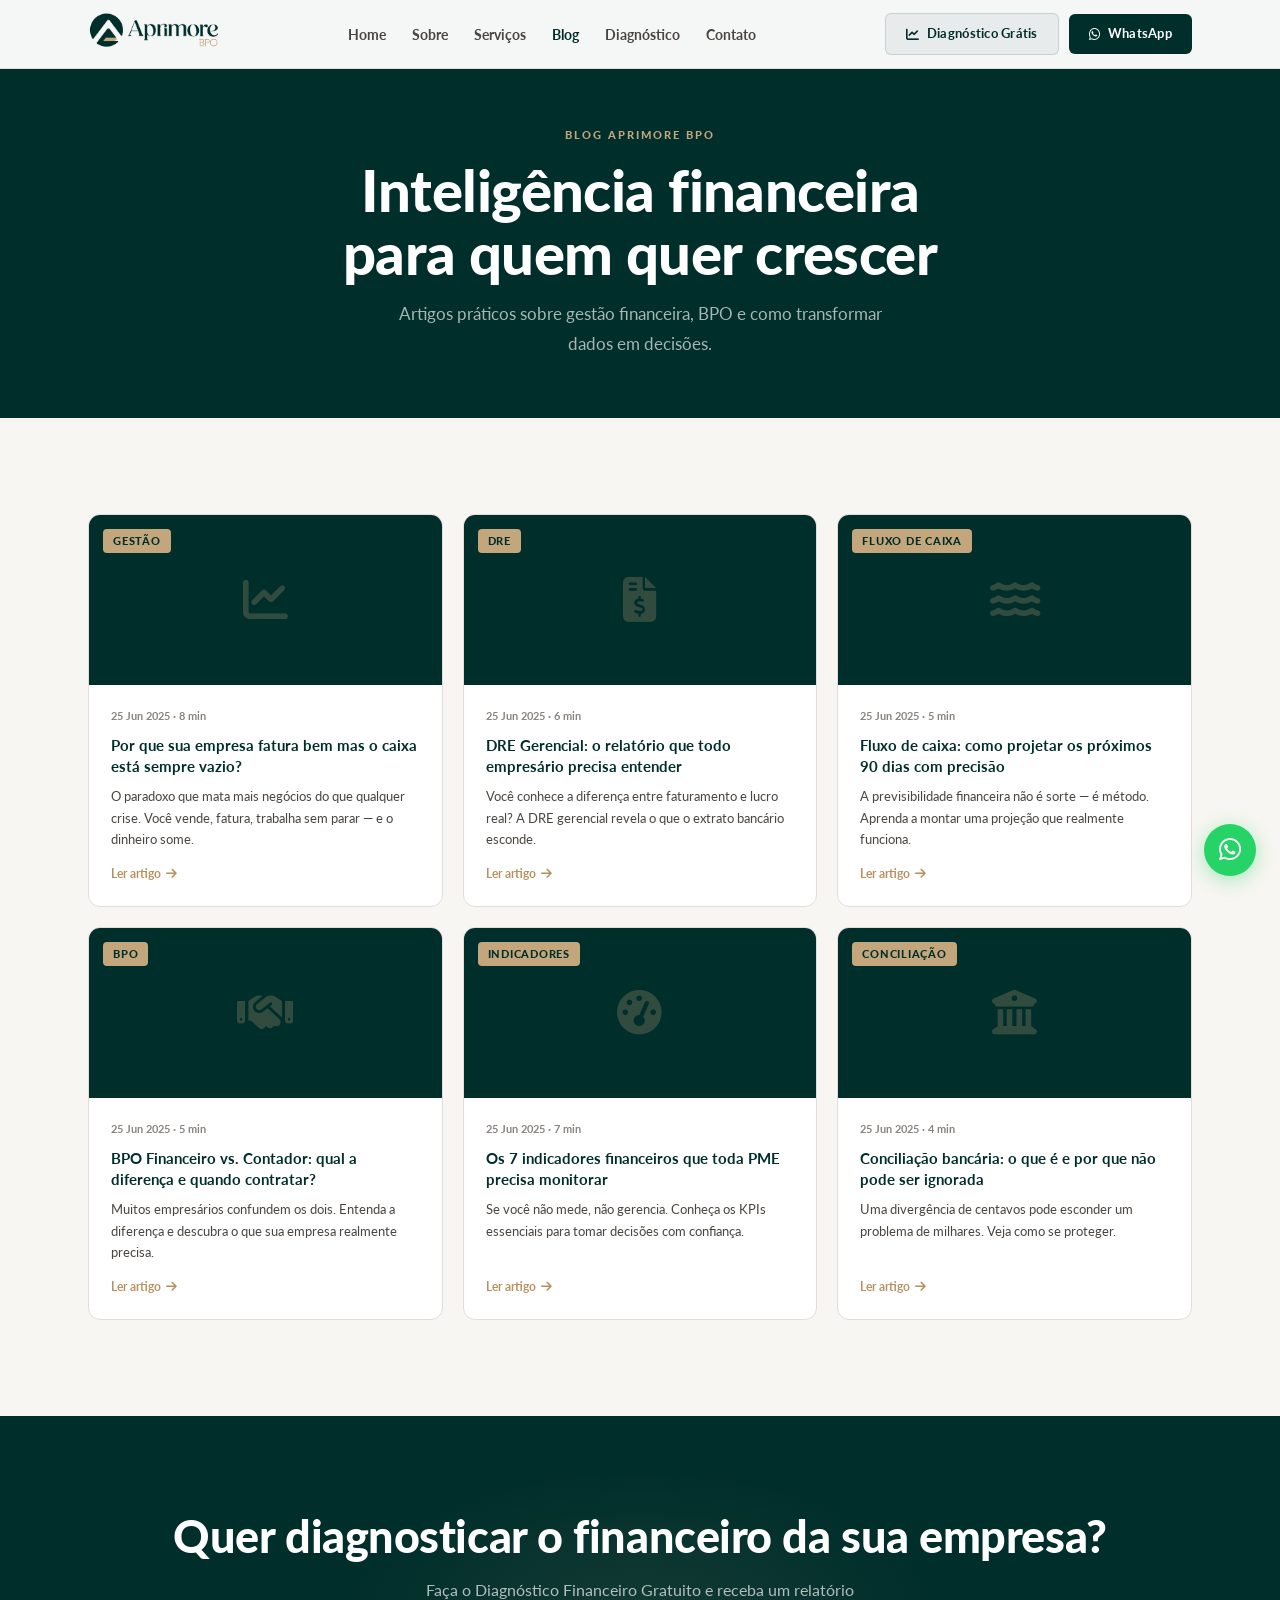
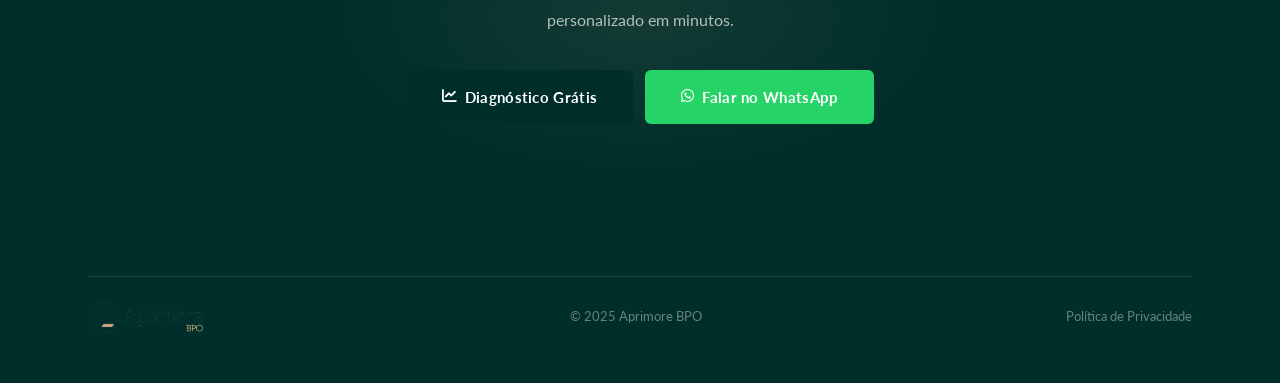
<file: blog.html>
<!DOCTYPE html>
<html lang="pt-BR">
<head>
  <meta charset="UTF-8">
  <meta name="viewport" content="width=device-width, initial-scale=1.0">
  <title>Blog | Aprimore BPO — Inteligência Financeira</title>
  <meta name="description" content="Artigos sobre gestão financeira, BPO, fluxo de caixa e DRE para empresários.">
  <link rel="preconnect" href="https://fonts.googleapis.com">
  <link rel="preconnect" href="https://fonts.gstatic.com" crossorigin>
  <link href="https://fonts.googleapis.com/css2?family=Lato:wght@400;700;900&display=swap" rel="stylesheet">
  <link rel="stylesheet" href="https://cdnjs.cloudflare.com/ajax/libs/font-awesome/6.5.1/css/all.min.css">
  <link rel="stylesheet" href="style.css">
</head>
<body>
<nav class="navbar">
  <div class="container">
    <div class="nav-inner">
      <a href="index.html" class="nav-logo"><img src="logo.png" alt="Aprimore BPO" width="150" height="36"></a>
      <ul class="nav-links">
        <li><a href="index.html">Home</a></li>
        <li><a href="sobre.html">Sobre</a></li>
        <li><a href="servicos.html">Serviços</a></li>
        <li><a href="blog.html" class="active">Blog</a></li>
        <li><a href="diagnostico.html">Diagnóstico</a></li>
        <li><a href="contato.html">Contato</a></li>
      </ul>
      <div class="nav-cta">
        <a href="diagnostico.html" class="btn btn-ghost btn-sm"><i class="fas fa-chart-line"></i> Diagnóstico Grátis</a>
        <a href="https://wa.me/5565993510460" target="_blank" rel="noopener" class="btn btn-primary btn-sm"><i class="fab fa-whatsapp"></i> WhatsApp</a>
      </div>
      <button class="nav-toggle" aria-label="Menu"><span></span><span></span><span></span></button>
    </div>
  </div>
</nav>

<section style="background:var(--verde);padding:120px 0 60px;text-align:center;">
  <div class="container">
    <div class="eyebrow" style="color:var(--ouro);">Blog Aprimore BPO</div>
    <h1 style="color:#fff;margin-bottom:14px;">Inteligência financeira<br>para quem quer crescer</h1>
    <p style="color:rgba(255,255,255,0.65);font-size:1.05rem;max-width:500px;margin:0 auto;">Artigos práticos sobre gestão financeira, BPO e como transformar dados em decisões.</p>
  </div>
</section>

<section class="section" style="background:var(--bg);">
  <div class="container">
    <div class="blog-grid">

      <a href="artigo-caixa-vazio.html" class="blog-card">
        <div class="blog-card-img"><i class="fas fa-chart-line"></i><span class="blog-card-cat">Gestão</span></div>
        <div class="blog-card-body">
          <div class="blog-card-meta">25 Jun 2025 · 8 min</div>
          <h3>Por que sua empresa fatura bem mas o caixa está sempre vazio?</h3>
          <p>O paradoxo que mata mais negócios do que qualquer crise. Você vende, fatura, trabalha sem parar — e o dinheiro some.</p>
          <span class="blog-card-link">Ler artigo <i class="fas fa-arrow-right"></i></span>
        </div>
      </a>

      <a href="artigo-dre-gerencial.html" class="blog-card">
        <div class="blog-card-img"><i class="fas fa-file-invoice-dollar"></i><span class="blog-card-cat">DRE</span></div>
        <div class="blog-card-body">
          <div class="blog-card-meta">25 Jun 2025 · 6 min</div>
          <h3>DRE Gerencial: o relatório que todo empresário precisa entender</h3>
          <p>Você conhece a diferença entre faturamento e lucro real? A DRE gerencial revela o que o extrato bancário esconde.</p>
          <span class="blog-card-link">Ler artigo <i class="fas fa-arrow-right"></i></span>
        </div>
      </a>

      <a href="artigo-fluxo-de-caixa.html" class="blog-card">
        <div class="blog-card-img"><i class="fas fa-water"></i><span class="blog-card-cat">Fluxo de Caixa</span></div>
        <div class="blog-card-body">
          <div class="blog-card-meta">25 Jun 2025 · 5 min</div>
          <h3>Fluxo de caixa: como projetar os próximos 90 dias com precisão</h3>
          <p>A previsibilidade financeira não é sorte — é método. Aprenda a montar uma projeção que realmente funciona.</p>
          <span class="blog-card-link">Ler artigo <i class="fas fa-arrow-right"></i></span>
        </div>
      </a>

      <a href="artigo-bpo-vs-contador.html" class="blog-card">
        <div class="blog-card-img"><i class="fas fa-handshake"></i><span class="blog-card-cat">BPO</span></div>
        <div class="blog-card-body">
          <div class="blog-card-meta">25 Jun 2025 · 5 min</div>
          <h3>BPO Financeiro vs. Contador: qual a diferença e quando contratar?</h3>
          <p>Muitos empresários confundem os dois. Entenda a diferença e descubra o que sua empresa realmente precisa.</p>
          <span class="blog-card-link">Ler artigo <i class="fas fa-arrow-right"></i></span>
        </div>
      </a>

      <a href="artigo-indicadores.html" class="blog-card">
        <div class="blog-card-img"><i class="fas fa-tachometer-alt"></i><span class="blog-card-cat">Indicadores</span></div>
        <div class="blog-card-body">
          <div class="blog-card-meta">25 Jun 2025 · 7 min</div>
          <h3>Os 7 indicadores financeiros que toda PME precisa monitorar</h3>
          <p>Se você não mede, não gerencia. Conheça os KPIs essenciais para tomar decisões com confiança.</p>
          <span class="blog-card-link">Ler artigo <i class="fas fa-arrow-right"></i></span>
        </div>
      </a>

      <a href="artigo-conciliacao-bancaria.html" class="blog-card">
        <div class="blog-card-img"><i class="fas fa-university"></i><span class="blog-card-cat">Conciliação</span></div>
        <div class="blog-card-body">
          <div class="blog-card-meta">25 Jun 2025 · 4 min</div>
          <h3>Conciliação bancária: o que é e por que não pode ser ignorada</h3>
          <p>Uma divergência de centavos pode esconder um problema de milhares. Veja como se proteger.</p>
          <span class="blog-card-link">Ler artigo <i class="fas fa-arrow-right"></i></span>
        </div>
      </a>

    </div>
  </div>
</section>

<section class="cta-section">
  <div class="container">
    <h2>Quer diagnosticar o financeiro da sua empresa?</h2>
    <p>Faça o Diagnóstico Financeiro Gratuito e receba um relatório personalizado em minutos.</p>
    <div class="cta-buttons">
      <a href="diagnostico.html" class="btn btn-primary btn-lg"><i class="fas fa-chart-line"></i> Diagnóstico Grátis</a>
      <a href="https://wa.me/5565993510460" target="_blank" rel="noopener" class="btn btn-whatsapp btn-lg"><i class="fab fa-whatsapp"></i> Falar no WhatsApp</a>
    </div>
  </div>
</section>

<footer><div class="container"><div style="display:flex;align-items:center;justify-content:space-between;flex-wrap:wrap;gap:16px;padding:24px 0;border-top:1px solid rgba(255,255,255,0.1)"><img src="logo.png" alt="Aprimore BPO" height="32"><span style="font-size:0.8rem;color:rgba(255,255,255,0.4)">© 2025 Aprimore BPO</span><a href="politica-privacidade.html" style="color:rgba(255,255,255,0.4);text-decoration:none;font-size:0.8rem">Política de Privacidade</a></div></div></footer>
<a href="https://wa.me/5565993510460" class="whatsapp-float" target="_blank" rel="noopener"><i class="fab fa-whatsapp" style="color:#fff;font-size:1.6rem"></i></a>
<script src="main.js"></script>
</body>
</html>
</file>
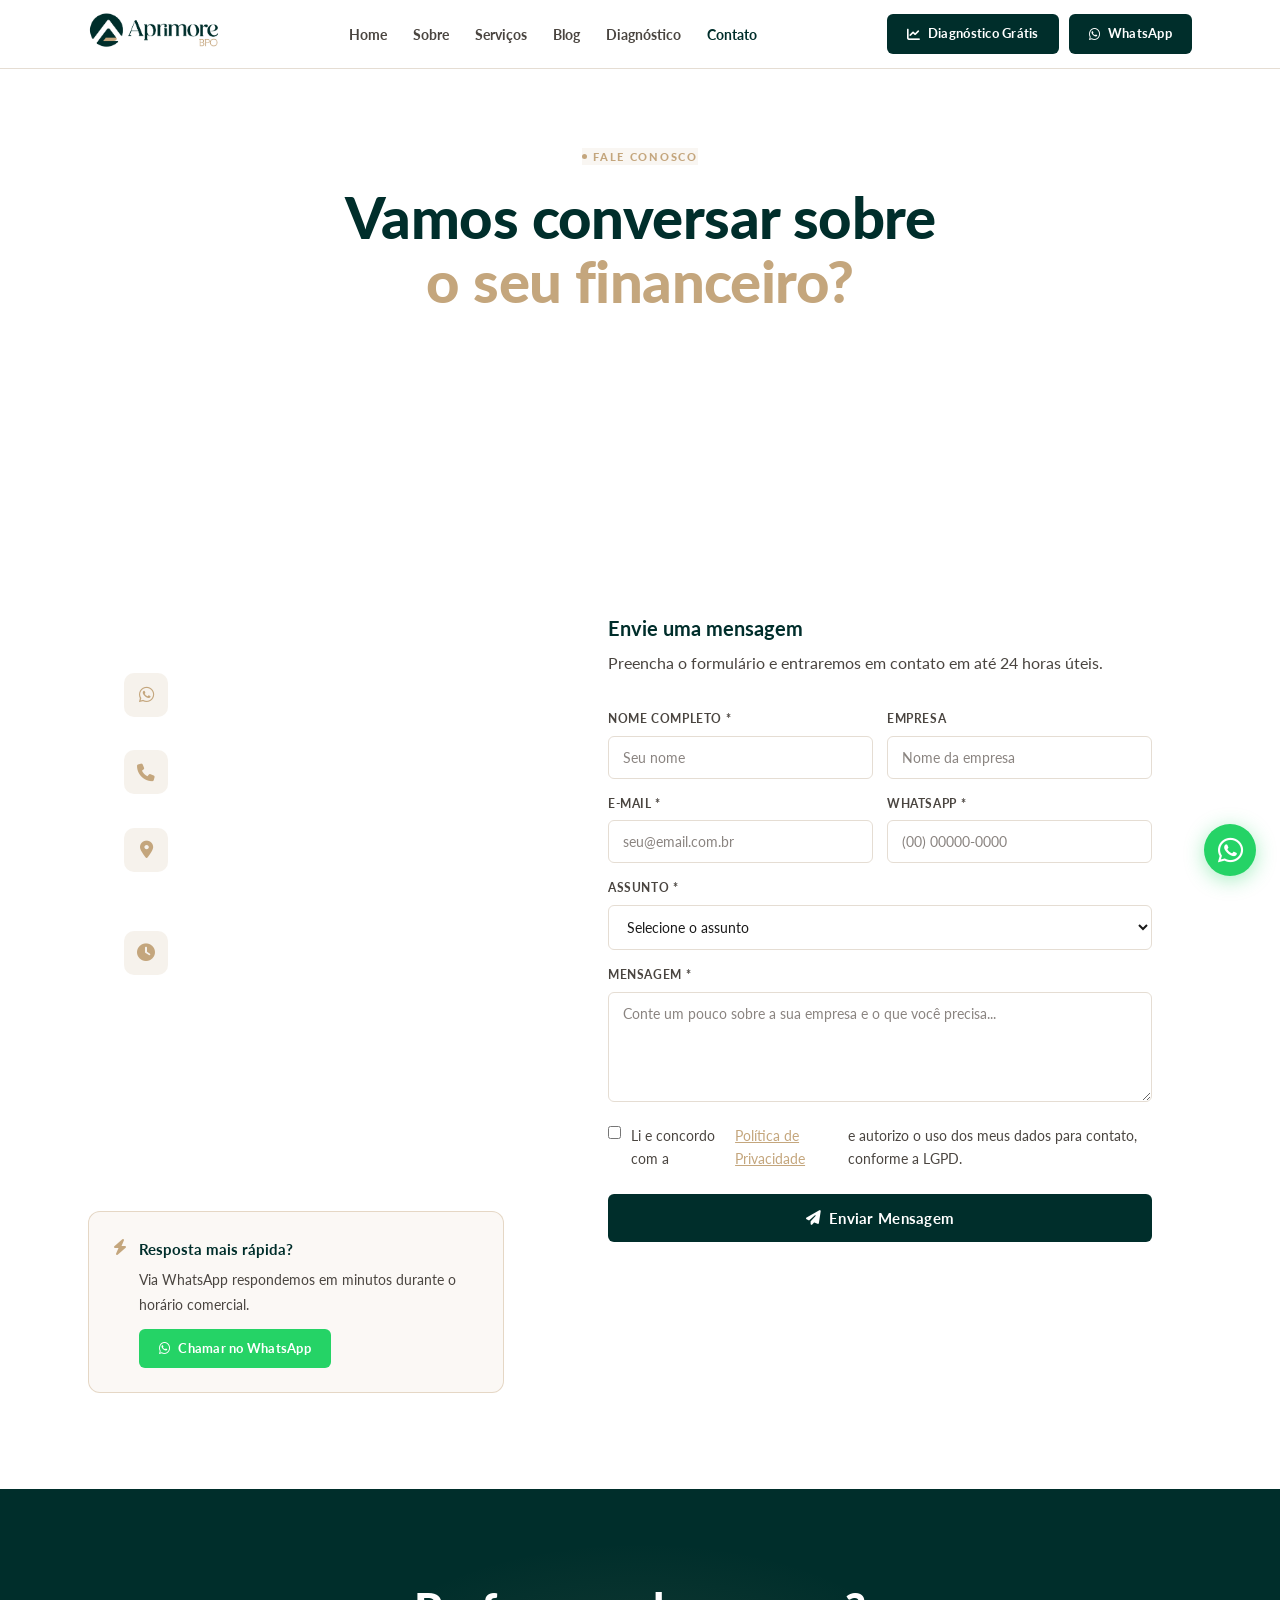
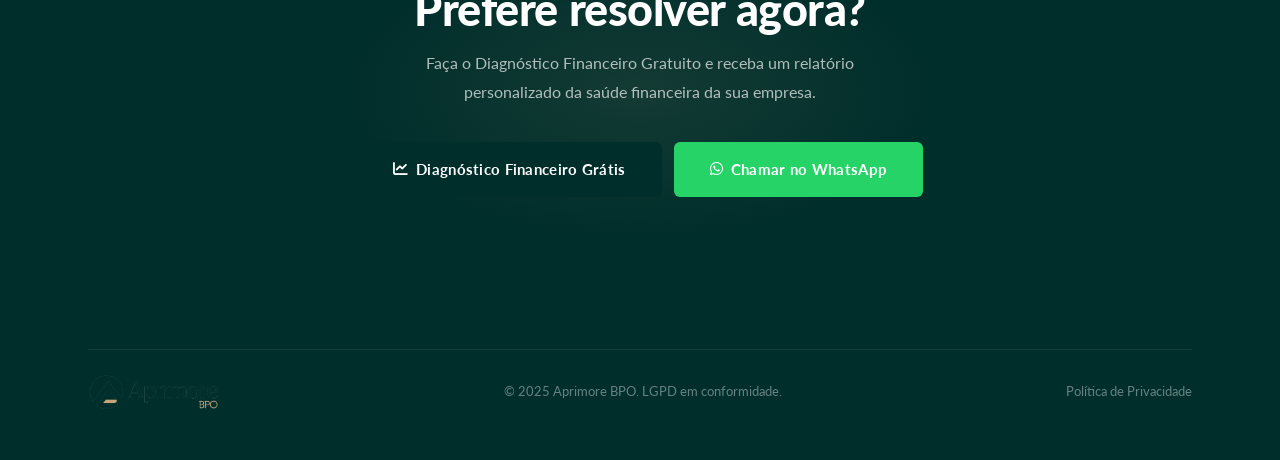
<file: contato.html>
<!DOCTYPE html>
<html lang="pt-BR">
<head>
  <meta charset="UTF-8">
  <meta name="viewport" content="width=device-width, initial-scale=1.0">
  <title>Contato | Aprimore BPO — Várzea Grande/MT</title>
  <meta name="description" content="Entre em contato com a Aprimore BPO. Atendemos em Várzea Grande/MT e em todo o Brasil. WhatsApp: (65) 99351-0460.">
  <link rel="preconnect" href="https://fonts.googleapis.com">
  <link href="https://fonts.googleapis.com/css2?family=Lato:wght@400;700;900&display=swap" rel="stylesheet">
  <link rel="stylesheet" href="https://cdnjs.cloudflare.com/ajax/libs/font-awesome/6.5.1/css/all.min.css">
  <link rel="stylesheet" href="style.css">
  <style>
    .contact-grid { display:grid; grid-template-columns:1fr 1.5fr; gap:64px; align-items:start; }
    .contact-info-card {
      background: linear-gradient(135deg, var(--verde), var(--verde-md));
      border-radius: var(--radius-lg);
      padding: 48px 36px;
      color: #ffffff;
    }
    .contact-info-item {
      display: flex; gap: 16px; align-items: flex-start;
      margin-bottom: 28px;
    }
    .cii-icon {
      width: 44px; height: 44px;
      background: rgba(196,166,125,0.15);
      border-radius: 10px;
      display: flex; align-items: center; justify-content: center;
      font-size: 1.1rem;
      color: var(--ouro);
      flex-shrink: 0;
    }
    .cii-label { font-size: 0.78rem; text-transform: uppercase; letter-spacing: 0.08em; color: rgba(255,255,255,0.55); font-weight: 700; margin-bottom: 4px; }
    .cii-value { font-size: 0.95rem; font-weight: 700; }
    .cii-value a { color: #ffffff; text-decoration: none; }
    .contact-form-card {
      background: var(--bg-1);
      border-radius: var(--radius-lg);
      padding: 48px 40px;
      box-shadow: var(--shadow-md);
    }
    .success-msg {
      display: none;
      background: #f0fdf4;
      border: 1px solid #bbf7d0;
      border-radius: var(--radius-md);
      padding: 24px;
      text-align: center;
      color: #166534;
    }
    @media(max-width:768px) { .contact-grid { grid-template-columns:1fr; } .contact-form-card { padding: 28px 20px; } }
  </style>
</head>
<body>

<nav class="navbar">
  <div class="container">
    <div class="nav-inner">
      <a href="index.html" class="nav-logo"><img src="logo.png" alt="Aprimore BPO" width="160" height="40"></a>
      <ul class="nav-links">
        <li><a href="index.html">Home</a></li>
        <li><a href="sobre.html">Sobre</a></li>
        <li><a href="servicos.html">Serviços</a></li>
        <li><a href="blog.html">Blog</a></li>
        <li><a href="diagnostico.html">Diagnóstico</a></li>
        <li><a href="contato.html" class="active">Contato</a></li>
      </ul>
      <div class="nav-cta">
        <a href="diagnostico.html" class="btn btn-primary btn-sm"><i class="fas fa-chart-line"></i> Diagnóstico Grátis</a>
        <a href="https://wa.me/5565993510460" target="_blank" rel="noopener" class="btn btn-verde btn-sm"><i class="fab fa-whatsapp"></i> WhatsApp</a>
      </div>
      <button class="nav-hamburger" aria-label="Menu"><span></span><span></span><span></span></button>
    </div>
  </div>
</nav>

<section style="background:linear-gradient(135deg,var(--verde),var(--verde-md));padding:140px 0 80px;text-align:center">
  <div class="container">
    <div class="badge" style="background:rgba(196,166,125,0.1);border-color:rgba(196,166,125,0.4);color:var(--ouro);margin-bottom:20px">
      <span class="badge-dot" style="background:var(--ouro)"></span> Fale Conosco
    </div>
    <h1 class="text-branco">Vamos conversar sobre<br><span style="color:var(--ouro)">o seu financeiro?</span></h1>
    <p style="color:rgba(255,255,255,0.75);font-size:1.1rem;max-width:540px;margin:16px auto 0">
      Atendemos em Várzea Grande/MT e em todo o Brasil de forma remota. Resposta em até 24h úteis.
    </p>
  </div>
</section>

<section class="section" style="background:var(--bg-1)">
  <div class="container">
    <div class="contact-grid">

      <div class="animate-in">
        <div class="contact-info-card">
          <h3 style="color:#ffffff;margin-bottom:32px">Informações de Contato</h3>

          <div class="contact-info-item">
            <div class="cii-icon"><i class="fab fa-whatsapp"></i></div>
            <div>
              <div class="cii-label">WhatsApp</div>
              <div class="cii-value"><a href="https://wa.me/5565993510460" target="_blank" rel="noopener">(65) 99351-0460</a></div>
            </div>
          </div>

          <div class="contact-info-item">
            <div class="cii-icon"><i class="fas fa-phone"></i></div>
            <div>
              <div class="cii-label">Telefone</div>
              <div class="cii-value"><a href="tel:+5565993510460">(65) 99351-0460</a></div>
            </div>
          </div>

          <div class="contact-info-item">
            <div class="cii-icon"><i class="fas fa-map-marker-alt"></i></div>
            <div>
              <div class="cii-label">Localização</div>
              <div class="cii-value">Várzea Grande / MT<br><span style="font-size:0.85rem;opacity:0.7">Atendimento Nacional</span></div>
            </div>
          </div>

          <div class="contact-info-item">
            <div class="cii-icon"><i class="fas fa-clock"></i></div>
            <div>
              <div class="cii-label">Horário de Atendimento</div>
              <div class="cii-value">Segunda a Sexta<br>08h às 18h</div>
            </div>
          </div>

          <div style="border-top:1px solid rgba(255,255,255,0.12);padding-top:28px;margin-top:8px">
            <div class="cii-label" style="margin-bottom:16px">Nossas Redes</div>
            <div style="display:flex;gap:12px">
              <a href="https://instagram.com/aprimorebpo" target="_blank" rel="noopener" style="width:40px;height:40px;background:rgba(255,255,255,0.1);border-radius:10px;display:flex;align-items:center;justify-content:center;color:#ffffff;text-decoration:none;font-size:1rem;transition:all .3s" onmouseover="this.style.background='var(--ouro)'" onmouseout="this.style.background='rgba(255,255,255,0.1)'">
                <i class="fab fa-instagram"></i>
              </a>
              <a href="https://wa.me/5565993510460" target="_blank" rel="noopener" style="width:40px;height:40px;background:rgba(255,255,255,0.1);border-radius:10px;display:flex;align-items:center;justify-content:center;color:#ffffff;text-decoration:none;font-size:1rem;transition:all .3s" onmouseover="this.style.background='var(--ouro)'" onmouseout="this.style.background='rgba(255,255,255,0.1)'">
                <i class="fab fa-whatsapp"></i>
              </a>
              <a href="https://linkedin.com/company/aprimorebpo" target="_blank" rel="noopener" style="width:40px;height:40px;background:rgba(255,255,255,0.1);border-radius:10px;display:flex;align-items:center;justify-content:center;color:#ffffff;text-decoration:none;font-size:1rem;transition:all .3s" onmouseover="this.style.background='var(--ouro)'" onmouseout="this.style.background='rgba(255,255,255,0.1)'">
                <i class="fab fa-linkedin-in"></i>
              </a>
            </div>
          </div>
        </div>

        <div style="background:rgba(196,166,125,0.08);border:1px solid rgba(196,166,125,0.4);border-radius:var(--radius-md);padding:24px;margin-top:24px">
          <div style="display:flex;gap:12px;align-items:flex-start">
            <i class="fas fa-bolt" style="color:var(--ouro);margin-top:3px"></i>
            <div>
              <strong style="color:var(--verde);font-size:0.95rem">Resposta mais rápida?</strong>
              <p style="font-size:0.88rem;margin-top:4px">Via WhatsApp respondemos em minutos durante o horário comercial.</p>
              <a href="https://wa.me/5565993510460?text=Olá!%20Tenho%20interesse%20no%20BPO%20Financeiro%20da%20Aprimore%20BPO." 
                 target="_blank" rel="noopener" class="btn btn-whatsapp btn-sm" style="margin-top:12px;display:inline-flex">
                <i class="fab fa-whatsapp"></i> Chamar no WhatsApp
              </a>
            </div>
          </div>
        </div>
      </div>

      <div class="animate-in">
        <div class="contact-form-card">
          <h3 style="color:var(--verde);margin-bottom:8px">Envie uma mensagem</h3>
          <p style="margin-bottom:32px">Preencha o formulário e entraremos em contato em até 24 horas úteis.</p>

          <div id="successMsg" class="success-msg">
            <i class="fas fa-check-circle" style="font-size:2rem;margin-bottom:12px;display:block"></i>
            <strong>Mensagem enviada com sucesso!</strong><br>
            Entraremos em contato em até 24 horas úteis. Enquanto isso, siga-nos no Instagram @aprimorebpo.
          </div>

          <form action="https://formspree.io/f/xjgqyznr" method="POST">
            <div class="form-row">
              <div class="form-group">
                <label class="form-label" for="cNome">Nome Completo *</label>
                <input type="text" name="nome" id="cNome" name="nome" class="form-input" placeholder="Seu nome" required>
              </div>
              <div class="form-group">
                <label class="form-label" for="cEmpresa">Empresa</label>
                <input type="text" name="empresa" id="cEmpresa" name="empresa" class="form-input" placeholder="Nome da empresa">
              </div>
            </div>
            <div class="form-row">
              <div class="form-group">
                <label class="form-label" for="cEmail">E-mail *</label>
                <input type="email" name="email" id="cEmail" name="email" class="form-input" placeholder="seu@email.com.br" required>
              </div>
              <div class="form-group">
                <label class="form-label" for="cWhats">WhatsApp *</label>
                <input type="tel" name="whatsapp" id="cWhats" name="whatsapp" class="form-input" placeholder="(00) 00000-0000" required>
              </div>
            </div>
            <div class="form-group">
              <label class="form-label" for="cAssunto">Assunto *</label>
              <select name="assunto" id="cAssunto" name="assunto" class="form-select" required>
                <option value="">Selecione o assunto</option>
                <option>Quero contratar o BPO Financeiro</option>
                <option>Tenho dúvidas sobre os serviços</option>
                <option>Quero fazer o Diagnóstico Financeiro</option>
                <option>Quero uma proposta comercial</option>
                <option>Parceria ou indicação</option>
                <option>Outro assunto</option>
              </select>
            </div>
            <div class="form-group">
              <label class="form-label" for="cMsg">Mensagem *</label>
              <textarea name="mensagem" id="cMsg" name="mensagem" class="form-textarea" placeholder="Conte um pouco sobre a sua empresa e o que você precisa..." required></textarea>
            </div>
            <input type="hidden" name="_subject" value="Novo contato — Aprimore BPO">
            <input type="hidden" name="_next" value="https://aprimorebpo.vercel.app/obrigado.html">
            <label class="lgpd-check" style="display:flex;align-items:flex-start;gap:10px;margin-bottom:24px;font-size:0.88rem;color:var(--texto-md);cursor:pointer">
              <input type="checkbox" name="lgpd" required style="margin-top:2px;accent-color:var(--ouro)">
              Li e concordo com a <a href="politica-privacidade.html" target="_blank" style="color:var(--ouro)">Política de Privacidade</a> e autorizo o uso dos meus dados para contato, conforme a LGPD.
            </label>
            <input type="hidden" name="_subject" value="Novo contato — Aprimore BPO">
            <button type="submit" class="btn btn-primary btn-lg" style="width:100%;justify-content:center">
              <i class="fas fa-paper-plane"></i> Enviar Mensagem
            </button>
          </form>
        </div>
      </div>

    </div>
  </div>
</section>

<section class="cta-section">
  <div class="container">
    <h2>Prefere resolver agora?</h2>
    <p>Faça o Diagnóstico Financeiro Gratuito e receba um relatório personalizado da saúde financeira da sua empresa.</p>
    <div class="cta-buttons">
      <a href="diagnostico.html" class="btn btn-primary btn-lg"><i class="fas fa-chart-line"></i> Diagnóstico Financeiro Grátis</a>
      <a href="https://wa.me/5565993510460" target="_blank" rel="noopener" class="btn btn-whatsapp btn-lg"><i class="fab fa-whatsapp"></i> Chamar no WhatsApp</a>
    </div>
  </div>
</section>

<footer>
  <div class="container">
    <div style="display:flex;align-items:center;justify-content:space-between;flex-wrap:wrap;gap:16px;padding:24px 0;border-top:1px solid rgba(255,255,255,0.08)">
      <img src="logo.png" alt="Aprimore BPO" height="36">
      <span style="font-size:0.82rem;color:rgba(255,255,255,0.4)">© 2025 Aprimore BPO. LGPD em conformidade.</span>
      <a href="politica-privacidade.html" style="color:rgba(255,255,255,0.4);text-decoration:none;font-size:0.82rem">Política de Privacidade</a>
    </div>
  </div>
</footer>

<a href="https://wa.me/5565993510460" class="whatsapp-float" target="_blank" rel="noopener" aria-label="WhatsApp">
  <i class="fab fa-whatsapp" style="color:#fff;font-size:1.8rem"></i>
</a>

<script src="main.js"></script>
<script>
function submitForm(e) {
  e.preventDefault();
  // Aqui você pode integrar com Formspree, EmailJS, n8n, Make etc.
  // Por enquanto simulamos o sucesso
  document.getElementById('contactForm').style.display = 'none';
  document.getElementById('successMsg').style.display = 'block';
  window.scrollTo({ top: document.getElementById('successMsg').offsetTop - 100, behavior: 'smooth' });
}
</script>
</body>
</html>
</file>
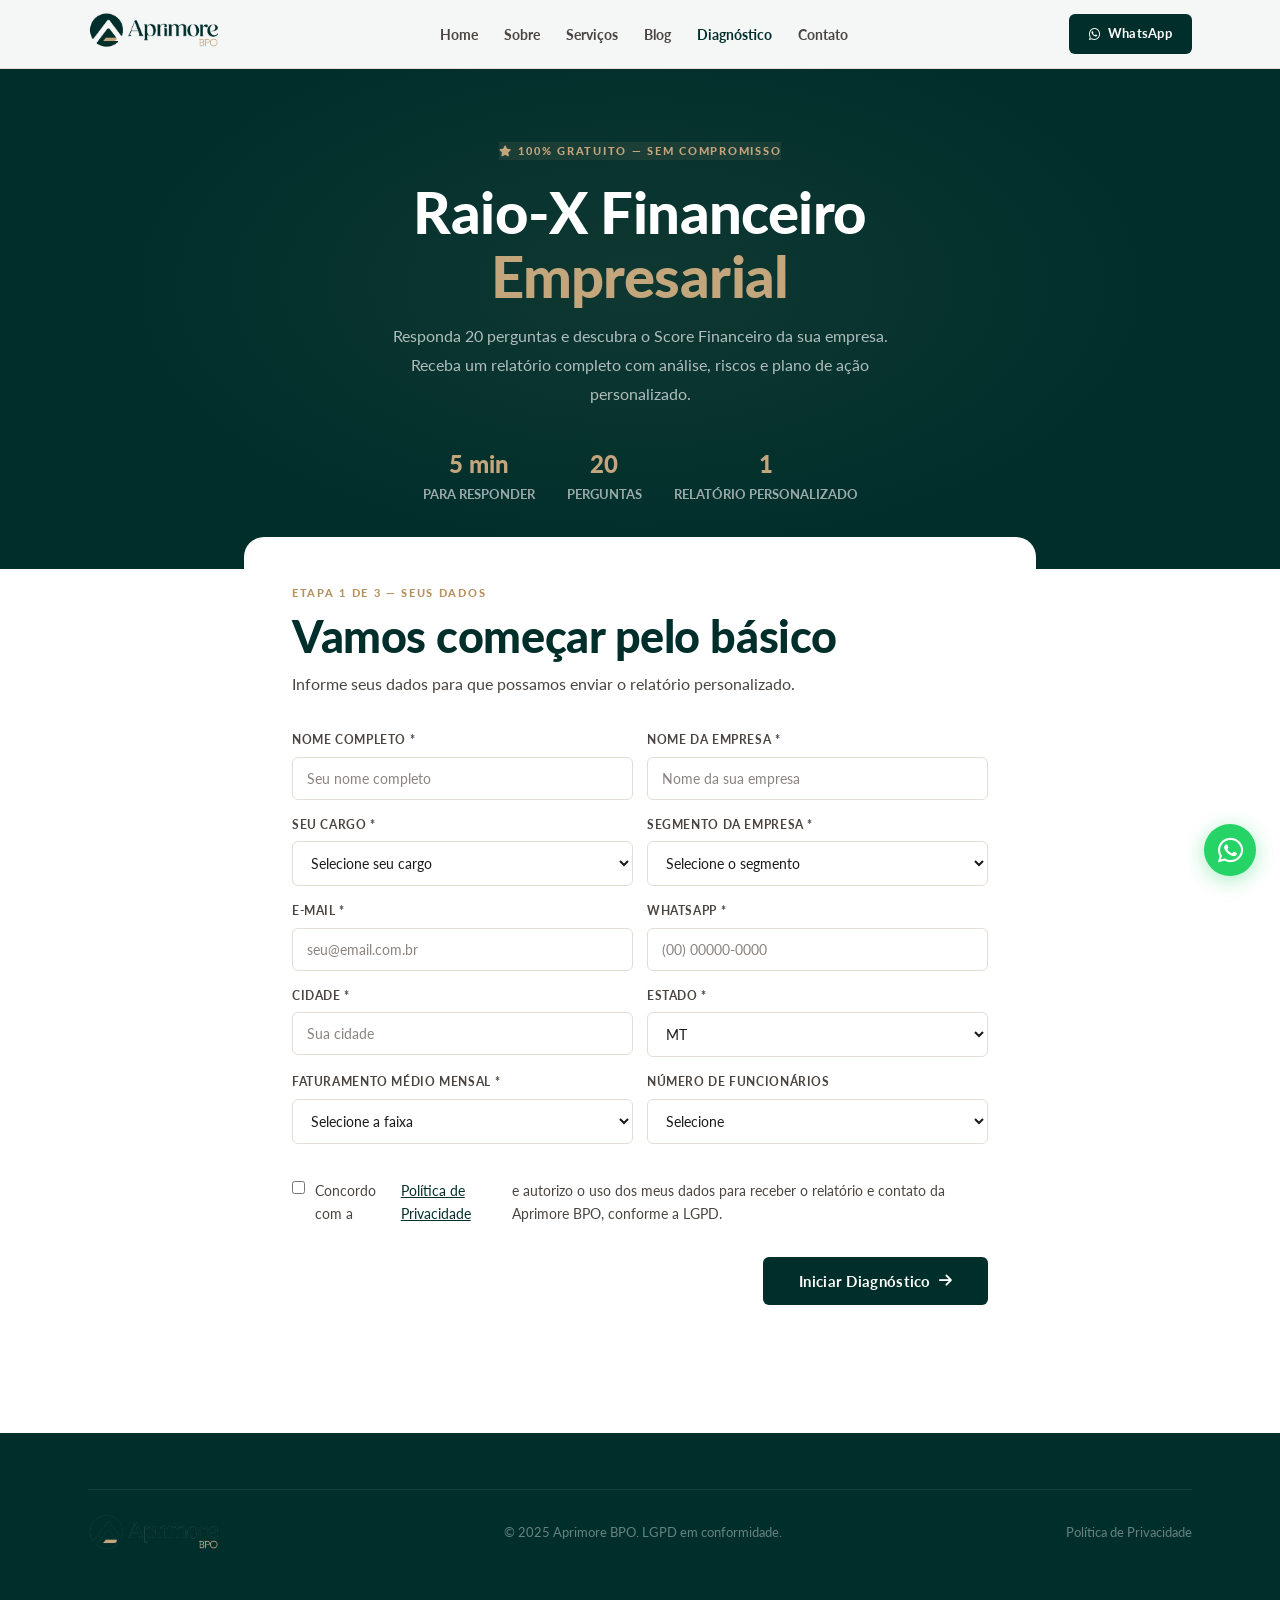
<file: diagnostico.html>
<!DOCTYPE html>
<html lang="pt-BR">
<head>
  <meta charset="UTF-8">
  <meta name="viewport" content="width=device-width, initial-scale=1.0">
  <title>Diagnóstico Financeiro Gratuito | Aprimore BPO</title>
  <meta name="description" content="Faça agora o Raio-X Financeiro da sua empresa gratuitamente. Responda 20 perguntas e receba um relatório personalizado com seu Score Financeiro.">
  <meta name="robots" content="index, follow">
  <link rel="canonical" href="https://www.aprimorebpo.com.br/pages/diagnostico.html">

  <!-- Schema FAQ -->
  <script type="application/ld+json">
  {
    "@context": "https://schema.org",
    "@type": "WebPage",
    "name": "Diagnóstico Financeiro Gratuito — Aprimore BPO",
    "description": "Raio-X Financeiro Empresarial: descubra a saúde financeira da sua empresa em minutos.",
    "url": "https://www.aprimorebpo.com.br/pages/diagnostico.html"
  }
  </script>

  <link rel="preconnect" href="https://fonts.googleapis.com">
  <link rel="preconnect" href="https://fonts.gstatic.com" crossorigin>
  <link href="https://fonts.googleapis.com/css2?family=Lato:wght@400;700;900&display=swap" rel="stylesheet">
  <link rel="stylesheet" href="https://cdnjs.cloudflare.com/ajax/libs/font-awesome/6.5.1/css/all.min.css">
  <link rel="stylesheet" href="style.css">

  <style>
    body { background: var(--bg-1); }

    /* Multi-step wizard container */
    .diag-container { max-width: 840px; margin: 0 auto; padding: 0 24px 80px; }
    .diag-card {
      background: var(--bg-1);
      border-radius: var(--radius-lg);
      padding: 48px;
      box-shadow: var(--shadow-md);
    }
    @media (max-width:600px) { .diag-card { padding: 28px 20px; } }

    /* Form Step */
    .form-step { display: none; }
    .form-step.active { display: block; }

    /* --- GAUGE SVG RESULT --- */
    .gauge-outer { text-align:center; padding: 20px 0; }
    #gaugeScore {
      font-size: 4rem; font-weight: 900;
      fill: var(--verde);
    }
    #gaugeClass { font-size: 1.1rem; font-weight: 700; fill: var(--ouro); }

    /* Result section */
    .result-wrap { animation: fadeInUp 0.5s ease; }
    .score-card {
      background: linear-gradient(135deg, var(--verde) 0%, var(--verde-md) 100%);
      border-radius: var(--radius-lg);
      padding: 40px;
      text-align: center;
      margin-bottom: 32px;
      color: #ffffff;
    }
    .score-num-big {
      font-size: 5rem; font-weight: 900;
      color: var(--ouro);
      line-height: 1;
    }
    .score-label-big {
      font-size: 1.5rem;
      font-weight: 700;
      color: #ffffff;
      margin-bottom: 8px;
    }
    .score-desc { color: rgba(255,255,255,0.75); font-size: 1rem; max-width: 480px; margin: 0 auto; }
    .score-bar-container {
      background: rgba(255,255,255,0.15);
      border-radius: 50px;
      height: 10px;
      max-width: 400px;
      margin: 24px auto 0;
      overflow: hidden;
    }
    .score-bar-fill {
      height: 100%;
      background: var(--ouro);
      border-radius: 50px;
      transition: width 1.5s cubic-bezier(0.4,0,0.2,1);
    }
    .result-section-card {
      background: var(--bg-1);
      border: 1px solid var(--borda);
      border-radius: var(--radius-md);
      padding: 28px 32px;
      margin-bottom: 20px;
    }
    .result-section-title {
      display: flex;
      align-items: center;
      gap: 12px;
      font-size: 1.1rem;
      font-weight: 900;
      color: var(--verde);
      margin-bottom: 16px;
    }
    .result-section-icon {
      width: 36px; height: 36px;
      background: rgba(196,166,125,0.08);
      border-radius: 8px;
      display: flex;
      align-items: center;
      justify-content: center;
      font-size: 1rem;
    }
    .result-item {
      display: flex;
      gap: 10px;
      align-items: flex-start;
      margin-bottom: 10px;
      font-size: 0.95rem;
      color: var(--texto-md);
      line-height: 1.6;
    }
    .result-item .ri-dot { color: var(--ouro); font-size: 0.6rem; margin-top: 7px; flex-shrink: 0; }
    .alert-box {
      display: flex; align-items: flex-start;
      gap: 14px;
      background: var(--bg-2);
      border: 1px solid #f5d5a0;
      border-left: 4px solid var(--ouro);
      border-radius: var(--radius-md);
      padding: 20px 24px;
      margin: 20px 0;
    }
    .alert-icon { font-size: 1.3rem; flex-shrink: 0; }
    .cta-result {
      background: linear-gradient(135deg, var(--verde), var(--verde-md));
      border-radius: var(--radius-lg);
      padding: 40px;
      text-align: center;
      margin-top: 32px;
    }
    .cta-result h3 { color: #ffffff; margin-bottom: 12px; }
    .cta-result p  { color: rgba(255,255,255,0.75); margin-bottom: 28px; }
    .cta-result-btns { display: flex; justify-content: center; gap: 16px; flex-wrap: wrap; }

    /* Checkbox area LGPD */
    .lgpd-check {
      display: flex;
      align-items: flex-start;
      gap: 10px;
      margin-top: 20px;
      font-size: 0.88rem;
      color: var(--texto-md);
      cursor: pointer;
    }
    .lgpd-check input { margin-top: 2px; accent-color: var(--verde); }
    .lgpd-check a { color: var(--verde); }
  </style>
</head>
<body>

<!-- NAVBAR -->
<nav class="navbar">
  <div class="container">
    <div class="nav-inner">
      <a href="index.html" class="nav-logo">
        <img src="logo.png" alt="Aprimore BPO" width="160" height="40">
      </a>
      <ul class="nav-links">
        <li><a href="index.html">Home</a></li>
        <li><a href="sobre.html">Sobre</a></li>
        <li><a href="servicos.html">Serviços</a></li>
        <li><a href="blog.html">Blog</a></li>
        <li><a href="diagnostico.html" class="active">Diagnóstico</a></li>
        <li><a href="contato.html">Contato</a></li>
      </ul>
      <div class="nav-cta">
        <a href="https://wa.me/5565993510460" target="_blank" rel="noopener" class="btn btn-verde btn-sm">
          <i class="fab fa-whatsapp"></i> WhatsApp
        </a>
      </div>
      <button class="nav-hamburger" aria-label="Menu"><span></span><span></span><span></span></button>
    </div>
  </div>
</nav>

<!-- HERO -->
<section class="diag-hero">
  <div class="container">
    <div class="badge" style="background:rgba(196,166,125,0.1);border-color:rgba(196,166,125,0.4);color:var(--ouro);margin-bottom:20px">
      <i class="fas fa-star"></i> 100% Gratuito — Sem Compromisso
    </div>
    <h1>Raio-X Financeiro<br><span style="color:var(--ouro)">Empresarial</span></h1>
    <p>Responda 20 perguntas e descubra o Score Financeiro da sua empresa. Receba um relatório completo com análise, riscos e plano de ação personalizado.</p>
    <div style="display:flex;justify-content:center;gap:32px;flex-wrap:wrap;margin-top:32px">
      <div style="text-align:center">
        <div style="font-size:1.5rem;font-weight:900;color:var(--ouro)">5 min</div>
        <div style="font-size:0.8rem;color:rgba(255,255,255,0.6);font-weight:700;text-transform:uppercase">Para responder</div>
      </div>
      <div style="text-align:center">
        <div style="font-size:1.5rem;font-weight:900;color:var(--ouro)">20</div>
        <div style="font-size:0.8rem;color:rgba(255,255,255,0.6);font-weight:700;text-transform:uppercase">Perguntas</div>
      </div>
      <div style="text-align:center">
        <div style="font-size:1.5rem;font-weight:900;color:var(--ouro)">1</div>
        <div style="font-size:0.8rem;color:rgba(255,255,255,0.6);font-weight:700;text-transform:uppercase">Relatório personalizado</div>
      </div>
    </div>
  </div>
</section>

<!-- DIAGNÓSTICO WIZARD -->
<div class="diag-container" style="margin-top:-32px;position:relative;z-index:2">

  <!-- STEP 0: DADOS DO EMPRESÁRIO -->
  <div id="step-0" class="form-step active">
    <div class="diag-card">
      <div class="step-num">Etapa 1 de 3 — Seus Dados</div>
      <h2 class="text-verde" style="margin-bottom:8px">Vamos começar pelo básico</h2>
      <p style="margin-bottom:32px">Informe seus dados para que possamos enviar o relatório personalizado.</p>

      <div class="form-row">
        <div class="form-group">
          <label class="form-label" for="nome">Nome Completo *</label>
          <input type="text" id="nome" class="form-input" placeholder="Seu nome completo" required>
        </div>
        <div class="form-group">
          <label class="form-label" for="empresa">Nome da Empresa *</label>
          <input type="text" id="empresa" class="form-input" placeholder="Nome da sua empresa" required>
        </div>
      </div>
      <div class="form-row">
        <div class="form-group">
          <label class="form-label" for="cargo">Seu Cargo *</label>
          <select id="cargo" class="form-select" required>
            <option value="">Selecione seu cargo</option>
            <option>Sócio/Fundador</option>
            <option>CEO/Diretor</option>
            <option>Gestor Financeiro</option>
            <option>Gerente</option>
            <option>Outro</option>
          </select>
        </div>
        <div class="form-group">
          <label class="form-label" for="segmento">Segmento da Empresa *</label>
          <select id="segmento" class="form-select" required>
            <option value="">Selecione o segmento</option>
            <option>Infoprodutor / Criador de Conteúdo</option>
            <option>Clínica Médica / Odontológica / Estética</option>
            <option>Agência de Marketing / Publicidade</option>
            <option>Empresa de Serviços</option>
            <option>Escritório / Consultoria</option>
            <option>Comércio / Varejo</option>
            <option>Indústria</option>
            <option>Outro</option>
          </select>
        </div>
      </div>
      <div class="form-row">
        <div class="form-group">
          <label class="form-label" for="email">E-mail *</label>
          <input type="email" id="email" class="form-input" placeholder="seu@email.com.br" required>
        </div>
        <div class="form-group">
          <label class="form-label" for="whatsapp">WhatsApp *</label>
          <input type="tel" id="whatsapp" class="form-input" placeholder="(00) 00000-0000" required>
        </div>
      </div>
      <div class="form-row">
        <div class="form-group">
          <label class="form-label" for="cidade">Cidade *</label>
          <input type="text" id="cidade" class="form-input" placeholder="Sua cidade" required>
        </div>
        <div class="form-group">
          <label class="form-label" for="estado">Estado *</label>
          <select id="estado" class="form-select" required>
            <option value="">UF</option>
            <option>AC</option><option>AL</option><option>AM</option><option>AP</option>
            <option>BA</option><option>CE</option><option>DF</option><option>ES</option>
            <option>GO</option><option>MA</option><option>MG</option><option selected>MT</option>
            <option>MS</option><option>PA</option><option>PB</option><option>PE</option>
            <option>PI</option><option>PR</option><option>RJ</option><option>RN</option>
            <option>RO</option><option>RR</option><option>RS</option><option>SC</option>
            <option>SE</option><option>SP</option><option>TO</option>
          </select>
        </div>
      </div>
      <div class="form-row">
        <div class="form-group">
          <label class="form-label" for="faturamento">Faturamento Médio Mensal *</label>
          <select id="faturamento" class="form-select" required>
            <option value="">Selecione a faixa</option>
            <option>Até R$ 10.000</option>
            <option>R$ 10.001 a R$ 30.000</option>
            <option>R$ 30.001 a R$ 80.000</option>
            <option>R$ 80.001 a R$ 200.000</option>
            <option>R$ 200.001 a R$ 500.000</option>
            <option>Acima de R$ 500.000</option>
          </select>
        </div>
        <div class="form-group">
          <label class="form-label" for="funcionarios">Número de Funcionários</label>
          <select id="funcionarios" class="form-select">
            <option value="">Selecione</option>
            <option>Só eu (MEI / Solopreneur)</option>
            <option>2 a 5 funcionários</option>
            <option>6 a 15 funcionários</option>
            <option>16 a 50 funcionários</option>
            <option>Mais de 50 funcionários</option>
          </select>
        </div>
      </div>

      <label class="lgpd-check">
        <input type="checkbox" id="lgpdCheck">
        Concordo com a <a href="politica-privacidade.html" target="_blank">Política de Privacidade</a> e autorizo o uso dos meus dados para receber o relatório e contato da Aprimore BPO, conforme a LGPD.
      </label>

      <div style="margin-top:32px;text-align:right">
        <button class="btn btn-primary btn-lg" onclick="startDiag()">
          Iniciar Diagnóstico <i class="fas fa-arrow-right"></i>
        </button>
      </div>
    </div>
  </div>

  <!-- STEP 1: QUESTIONÁRIO -->
  <div id="step-1" class="form-step">
    <div class="diag-card">
      <div class="progress-label">
        <span id="progressText">Pergunta 1 de 20</span>
        <span id="progressPct">5%</span>
      </div>
      <div class="progress-bar-wrap">
        <div class="progress-bar-fill" id="progressFill" style="width:5%"></div>
      </div>

      <div id="questionArea"></div>

      <div class="diag-nav" style="margin-top:32px">
        <button class="btn btn-outline" id="btnPrev" onclick="prevQuestion()" style="color:var(--verde);border-color:var(--borda)">
          <i class="fas fa-arrow-left"></i> Anterior
        </button>
        <button class="btn btn-primary" id="btnNext" onclick="nextQuestion()">
          Próxima <i class="fas fa-arrow-right"></i>
        </button>
      </div>
    </div>
  </div>

  <!-- STEP 2: RESULTADO -->
  <div id="step-2" class="form-step">
    <div class="result-wrap">

      <!-- Score Principal -->
      <div class="score-card">
        <div style="font-size:0.9rem;font-weight:700;text-transform:uppercase;letter-spacing:0.1em;opacity:0.7;margin-bottom:16px">
          Seu Score Financeiro
        </div>
        <div class="score-num-big" id="resultScore">0</div>
        <div class="score-label-big" id="resultClass">Calculando...</div>
        <div class="score-bar-container">
          <div class="score-bar-fill" id="resultBar" style="width:0%"></div>
        </div>
        <p class="score-desc" id="resultDesc" style="margin-top:20px"></p>
      </div>

      <!-- Sumário Executivo -->
      <div class="result-section-card">
        <div class="result-section-title">
          <div class="result-section-icon">📋</div>
          Resumo Executivo
        </div>
        <p id="resultSummary" style="color:var(--texto-md);line-height:1.75"></p>
      </div>

      <!-- Problemas Encontrados -->
      <div class="result-section-card">
        <div class="result-section-title">
          <div class="result-section-icon">⚠️</div>
          Principais Problemas Identificados
        </div>
        <ul class="result-list" id="resultProblems"></ul>
      </div>

      <!-- Riscos -->
      <div class="result-section-card">
        <div class="result-section-title">
          <div class="result-section-icon">🔴</div>
          Riscos para o seu Negócio
        </div>
        <ul class="result-list" id="resultRisks"></ul>
      </div>

      <!-- Oportunidades -->
      <div class="result-section-card">
        <div class="result-section-title">
          <div class="result-section-icon">🟢</div>
          Oportunidades de Melhoria
        </div>
        <ul class="result-list" id="resultOpportunities"></ul>
      </div>

      <!-- Plano de Ação -->
      <div class="result-section-card">
        <div class="result-section-title">
          <div class="result-section-icon">🗓️</div>
          Plano de Ação — Próximos 30 Dias
        </div>
        <ul class="result-list" id="resultActions"></ul>
      </div>

      <!-- Alerta BPO -->
      <div class="alert-box">
        <div class="alert-icon">💡</div>
        <div>
          <strong style="color:var(--verde)">Como o BPO Financeiro pode ajudar?</strong>
          <p id="resultBPO" style="margin-top:8px;font-size:0.95rem;color:var(--texto-md)"></p>
        </div>
      </div>

      <!-- CTA -->
      <div class="cta-result">
        <h3>Quer transformar esses resultados em realidade?</h3>
        <p>Nossos especialistas estão prontos para analisar seu caso e montar uma estratégia personalizada para a sua empresa.</p>
        <div class="cta-result-btns">
          <a href="https://wa.me/5565993510460?text=Olá!%20Acabei%20de%20fazer%20o%20diagnóstico%20e%20quero%20conversar%20com%20um%20especialista." 
             target="_blank" rel="noopener" class="btn btn-whatsapp btn-lg">
            <i class="fab fa-whatsapp"></i> Falar com Especialista
          </a>
          <button class="btn btn-primary btn-lg" onclick="window.print()">
            <i class="fas fa-download"></i> Salvar Relatório (PDF)
          </button>
        </div>
        <p style="color:rgba(255,255,255,0.55);font-size:0.82rem;margin-top:20px">
          <i class="fas fa-shield-alt"></i> Seus dados são tratados com total sigilo. LGPD em conformidade.
        </p>
      </div>

    </div>
  </div>

</div><!-- /diag-container -->

<!-- FOOTER -->
<footer>
  <div class="container">
    <div style="display:flex;align-items:center;justify-content:space-between;flex-wrap:wrap;gap:16px;padding:24px 0;border-top:1px solid rgba(255,255,255,0.08)">
      <img src="logo.png" alt="Aprimore BPO" height="36">
      <span style="font-size:0.82rem;color:rgba(255,255,255,0.4)">© 2025 Aprimore BPO. LGPD em conformidade.</span>
      <a href="politica-privacidade.html" style="color:rgba(255,255,255,0.4);text-decoration:none;font-size:0.82rem">Política de Privacidade</a>
    </div>
  </div>
</footer>

<a href="https://wa.me/5565993510460" class="whatsapp-float" target="_blank" rel="noopener" aria-label="WhatsApp">
  <i class="fab fa-whatsapp" style="color:#fff;font-size:1.8rem"></i>
</a>

<script src="main.js"></script>
<script>
/* =========================================================
   APRIMORE BPO — DIAGNÓSTICO FINANCEIRO ENGINE
   ========================================================= */

// ---- DADOS DO FORMULÁRIO ----
const formData = {};

// ---- PERGUNTAS (20 questões, cada uma com 4 opções e pesos 0,1,2,3) ----
const questions = [
  {
    num: 1, cat: "Controles Básicos",
    q: "Você possui controles financeiros básicos (contas a pagar, a receber e caixa) funcionando?",
    hint: "Considere se esses controles estão atualizados regularmente.",
    opts: [
      { text: "Não tenho nenhum controle", score: 0 },
      { text: "Tenho algum controle, mas está desatualizado", score: 1 },
      { text: "Tenho controles, mas não são sistemáticos", score: 2 },
      { text: "Sim, todos atualizados e funcionando", score: 3 }
    ]
  },
  {
    num: 2, cat: "Fluxo de Caixa",
    q: "Com que frequência você atualiza e acompanha o fluxo de caixa da empresa?",
    hint: "Fluxo de caixa é o controle das entradas e saídas de dinheiro.",
    opts: [
      { text: "Nunca faço fluxo de caixa", score: 0 },
      { text: "Faço às vezes, sem regularidade", score: 1 },
      { text: "Faço mensalmente", score: 2 },
      { text: "Atualizo diariamente ou semanalmente", score: 3 }
    ]
  },
  {
    num: 3, cat: "Margem de Lucro",
    q: "Você conhece a margem de lucro real da sua empresa neste mês?",
    hint: "Margem de lucro = (Lucro Líquido / Receita Total) × 100",
    opts: [
      { text: "Não sei quanto lucro", score: 0 },
      { text: "Sei aproximadamente, mas não tenho certeza", score: 1 },
      { text: "Calculo eventualmente, não todo mês", score: 2 },
      { text: "Sim, calculo e acompanho mensalmente", score: 3 }
    ]
  },
  {
    num: 4, cat: "DRE Gerencial",
    q: "Sua empresa possui e utiliza DRE (Demonstrativo de Resultado) gerencial?",
    hint: "O DRE mostra se a empresa teve lucro ou prejuízo no período.",
    opts: [
      { text: "Não sei o que é DRE", score: 0 },
      { text: "Sei o que é, mas não tenho", score: 1 },
      { text: "Tenho, mas não uso regularmente", score: 2 },
      { text: "Sim, utilizo todo mês para tomar decisões", score: 3 }
    ]
  },
  {
    num: 5, cat: "Conciliação Bancária",
    q: "Você realiza conciliação bancária regularmente?",
    hint: "Conciliação = comparar extratos bancários com registros internos.",
    opts: [
      { text: "Nunca faço", score: 0 },
      { text: "Raramente, quando lembro", score: 1 },
      { text: "Mensalmente", score: 2 },
      { text: "Diária ou semanalmente", score: 3 }
    ]
  },
  {
    num: 6, cat: "Separação de Contas",
    q: "Você separa as finanças pessoais das empresariais?",
    hint: "Misturar contas é um dos maiores erros financeiros do empresário.",
    opts: [
      { text: "Misturo tudo em uma conta só", score: 0 },
      { text: "Tento separar, mas nem sempre consigo", score: 1 },
      { text: "Tenho contas separadas, mas ainda mistura às vezes", score: 2 },
      { text: "Sim, totalmente separado com pró-labore definido", score: 3 }
    ]
  },
  {
    num: 7, cat: "Planejamento",
    q: "Sua empresa possui objetivos financeiros e orçamento para o ano?",
    hint: "Orçamento anual = planejar receitas e despesas para os próximos 12 meses.",
    opts: [
      { text: "Não planejo o financeiro", score: 0 },
      { text: "Tenho metas vagas, sem números definidos", score: 1 },
      { text: "Tenho metas, mas sem orçamento estruturado", score: 2 },
      { text: "Sim, tenho orçamento anual e reviso trimestralmente", score: 3 }
    ]
  },
  {
    num: 8, cat: "Indicadores",
    q: "Você acompanha indicadores financeiros da empresa (lucratividade, rentabilidade, ticket médio)?",
    hint: "Indicadores são métricas que mostram a saúde financeira do negócio.",
    opts: [
      { text: "Não acompanho nenhum indicador", score: 0 },
      { text: "Acompanho só o faturamento", score: 1 },
      { text: "Acompanho 2 ou 3 indicadores", score: 2 },
      { text: "Sim, tenho dashboard completo de indicadores", score: 3 }
    ]
  },
  {
    num: 9, cat: "Ponto de Equilíbrio",
    q: "Você conhece o ponto de equilíbrio (break-even) da sua empresa?",
    hint: "É o valor mínimo que precisa faturar para cobrir todos os custos.",
    opts: [
      { text: "Não sei o que é ponto de equilíbrio", score: 0 },
      { text: "Sei o que é, mas não calculei o meu", score: 1 },
      { text: "Calculei uma vez, mas não revisou recentemente", score: 2 },
      { text: "Sim, sei exatamente e reviso periodicamente", score: 3 }
    ]
  },
  {
    num: 10, cat: "Custos Fixos e Variáveis",
    q: "Você identifica e classifica seus custos em fixos e variáveis?",
    hint: "Custos fixos = aluguel, salários. Custos variáveis = comissões, matéria-prima.",
    opts: [
      { text: "Não faço essa distinção", score: 0 },
      { text: "Conheço o conceito, mas não aplico formalmente", score: 1 },
      { text: "Faço às vezes, mas não sistematicamente", score: 2 },
      { text: "Sim, identifico, classifico e analiso regularmente", score: 3 }
    ]
  },
  {
    num: 11, cat: "Inadimplência",
    q: "Como está o controle de inadimplência (contas a receber em atraso)?",
    hint: "Clientes que não pagam impactam diretamente seu caixa.",
    opts: [
      { text: "Não tenho controle de inadimplência", score: 0 },
      { text: "Sei que existe, mas não mensuro", score: 1 },
      { text: "Acompanho, mas sem processo de cobrança formal", score: 2 },
      { text: "Tenho processo ativo de cobrança e acompanhamento", score: 3 }
    ]
  },
  {
    num: 12, cat: "Capital de Giro",
    q: "Você sabe quanto de capital de giro sua empresa precisa para funcionar?",
    hint: "Capital de giro = dinheiro necessário para a operação do dia a dia.",
    opts: [
      { text: "Não sei o que é capital de giro", score: 0 },
      { text: "Sei o conceito, mas não calculei o meu", score: 1 },
      { text: "Tenho uma noção, mas sem cálculo preciso", score: 2 },
      { text: "Sim, sei exatamente e monitoro mensalmente", score: 3 }
    ]
  },
  {
    num: 13, cat: "Precificação",
    q: "Como você define o preço dos seus produtos ou serviços?",
    hint: "Precificação correta garante margem de lucro e competitividade.",
    opts: [
      { text: "Pelo que o concorrente cobra ou por intuição", score: 0 },
      { text: "Tenho uma ideia dos custos, mas sem cálculo formal", score: 1 },
      { text: "Calculo custos, mas a margem não é precisa", score: 2 },
      { text: "Sim, precificação baseada em custo total + margem definida", score: 3 }
    ]
  },
  {
    num: 14, cat: "Pró-labore",
    q: "Você tem um pró-labore definido e respeita esse limite?",
    hint: "Pró-labore é a retirada do sócio definida como despesa da empresa.",
    opts: [
      { text: "Retiro o que preciso sem critério", score: 0 },
      { text: "Tenho um valor em mente, mas não é formal", score: 1 },
      { text: "Tenho definido, mas às vezes excedo", score: 2 },
      { text: "Sim, respeito o pró-labore definido e formalizado", score: 3 }
    ]
  },
  {
    num: 15, cat: "Relatórios",
    q: "Você recebe ou produz relatórios gerenciais mensais sobre o desempenho financeiro?",
    hint: "Relatórios gerenciais são ferramentas essenciais para decisão estratégica.",
    opts: [
      { text: "Não tenho nenhum relatório", score: 0 },
      { text: "Recebo só o balanço do contador", score: 1 },
      { text: "Tenho algum relatório, mas básico", score: 2 },
      { text: "Sim, relatório gerencial completo todo mês", score: 3 }
    ]
  },
  {
    num: 16, cat: "Gestão de Fornecedores",
    q: "Você negocia prazos e condições com fornecedores para proteger seu caixa?",
    hint: "Boas negociações com fornecedores melhoram o fluxo de caixa.",
    opts: [
      { text: "Não negocio, aceito o que oferecem", score: 0 },
      { text: "Negocio às vezes, sem estratégia definida", score: 1 },
      { text: "Negocio, mas poderia ser mais sistemático", score: 2 },
      { text: "Sim, tenho processo de negociação e análise de condições", score: 3 }
    ]
  },
  {
    num: 17, cat: "Impostos",
    q: "Você acompanha e planeja o pagamento de impostos da empresa?",
    hint: "Planejamento tributário evita surpresas e penalidades.",
    opts: [
      { text: "Pago quando recebo a cobrança, sem planejamento", score: 0 },
      { text: "Tenho noção, mas sem planejamento formal", score: 1 },
      { text: "Planejo parcialmente com o contador", score: 2 },
      { text: "Sim, planejamento tributário ativo e monitorado", score: 3 }
    ]
  },
  {
    num: 18, cat: "Investimentos",
    q: "Você tem critérios claros para decidir investimentos na empresa?",
    hint: "Investimentos devem ser avaliados pelo retorno esperado e impacto no caixa.",
    opts: [
      { text: "Invisto por oportunidade, sem análise", score: 0 },
      { text: "Analiso superficialmente antes de decidir", score: 1 },
      { text: "Tenho alguns critérios, mas poderia ser mais rigoroso", score: 2 },
      { text: "Sim, analiso ROI, fluxo de caixa e prazo de retorno", score: 3 }
    ]
  },
  {
    num: 19, cat: "Reserva de Emergência",
    q: "Sua empresa possui reserva financeira ou fundo de contingência?",
    hint: "Especialistas recomendam reserva equivalente a 3 a 6 meses de custos fixos.",
    opts: [
      { text: "Não tenho reserva alguma", score: 0 },
      { text: "Tenho uma reserva pequena e insuficiente", score: 1 },
      { text: "Tenho reserva, mas abaixo do ideal", score: 2 },
      { text: "Sim, tenho reserva de pelo menos 3 meses de operação", score: 3 }
    ]
  },
  {
    num: 20, cat: "Decisões Estratégicas",
    q: "Suas decisões estratégicas de negócio são baseadas em dados financeiros?",
    hint: "Exemplos: contratar, investir, expandir, reduzir custos.",
    opts: [
      { text: "Decido por intuição e feeling", score: 0 },
      { text: "Olho alguns números, mas decido mais por feeling", score: 1 },
      { text: "Uso dados, mas gostaria de ter mais informação", score: 2 },
      { text: "Sim, todas as decisões são baseadas em dados concretos", score: 3 }
    ]
  }
];

let currentQ  = 0;
let answers   = new Array(questions.length).fill(null);
let totalScore = 0;

// ---- VALIDATION + START ----
function startDiag() {
  const nome    = document.getElementById('nome').value.trim();
  const empresa = document.getElementById('empresa').value.trim();
  const email   = document.getElementById('email').value.trim();
  const whats   = document.getElementById('whatsapp').value.trim();
  const lgpd    = document.getElementById('lgpdCheck').checked;
  const cargo   = document.getElementById('cargo').value;
  const seg     = document.getElementById('segmento').value;
  const fat     = document.getElementById('faturamento').value;

  if (!nome || !empresa || !email || !whats || !cargo || !seg || !fat) {
    alert('Por favor, preencha todos os campos obrigatórios (*).');
    return;
  }
  const emailRegex = /^[^\s@]+@[^\s@]+\.[^\s@]+$/;
  if (!emailRegex.test(email)) { alert('Por favor, informe um e-mail válido.'); return; }
  if (!lgpd) { alert('Para continuar, você precisa aceitar a Política de Privacidade (LGPD).'); return; }

  formData.nome = nome; formData.empresa = empresa; formData.email = email;
  formData.whatsapp = whats; formData.cargo = cargo; formData.segmento = seg;
  formData.faturamento = fat;
  formData.cidade  = document.getElementById('cidade').value;
  formData.estado  = document.getElementById('estado').value;
  formData.funcionarios = document.getElementById('funcionarios').value;

  showStep(1);
  renderQuestion(0);
}

function showStep(n) {
  document.querySelectorAll('.form-step').forEach(s => s.classList.remove('active'));
  document.getElementById('step-' + n).classList.add('active');
  window.scrollTo({ top: 0, behavior: 'smooth' });
}

// ---- RENDER QUESTION ----
function renderQuestion(idx) {
  const q = questions[idx];
  const pct = Math.round(((idx + 1) / questions.length) * 100);
  document.getElementById('progressText').textContent = `Pergunta ${idx + 1} de ${questions.length}`;
  document.getElementById('progressPct').textContent  = pct + '%';
  document.getElementById('progressFill').style.width = pct + '%';
  document.getElementById('btnPrev').style.visibility = idx === 0 ? 'hidden' : 'visible';
  document.getElementById('btnNext').textContent = idx === questions.length - 1 
    ? 'Ver Resultado' : 'Próxima ';

  const area = document.getElementById('questionArea');
  area.innerHTML = `
    <div class="step-num">${q.cat}</div>
    <div class="step-question">${q.q}</div>
    <div class="step-hint">${q.hint}</div>
    <div class="option-list">
      ${q.opts.map((o, i) => `
        <button class="option-btn ${answers[idx] === i ? 'selected' : ''}" 
                onclick="selectOption(${i})" data-idx="${i}">
          <span class="option-radio"></span>
          ${o.text}
        </button>
      `).join('')}
    </div>
  `;
}

function selectOption(i) {
  answers[currentQ] = i;
  document.querySelectorAll('.option-btn').forEach((b, bi) => {
    b.classList.toggle('selected', bi === i);
  });
}

function nextQuestion() {
  if (answers[currentQ] === null) {
    alert('Por favor, selecione uma resposta antes de avançar.');
    return;
  }
  if (currentQ < questions.length - 1) {
    currentQ++;
    renderQuestion(currentQ);
  } else {
    generateResult();
  }
}

function prevQuestion() {
  if (currentQ > 0) { currentQ--; renderQuestion(currentQ); }
}

// ---- CALCULATE SCORE ----
function generateResult() {
  totalScore = 0;
  answers.forEach((a, i) => {
    if (a !== null) totalScore += questions[i].opts[a].score;
  });
  const maxScore = questions.length * 3; // 60
  const pct = Math.round((totalScore / maxScore) * 100);

  let cls, desc, color;
  if (pct >= 90) {
    cls = 'Excelente'; color = '#22c55e';
    desc = 'Sua empresa tem uma gestão financeira madura e estruturada. Continue aprimorando para chegar à excelência absoluta.';
  } else if (pct >= 70) {
    cls = 'Muito Bom'; color = '#84cc16';
    desc = 'Você tem boas práticas financeiras, mas ainda existem pontos importantes de melhoria que podem impactar o seu crescimento.';
  } else if (pct >= 50) {
    cls = 'Atenção'; color = '#f59e0b';
    desc = 'Sua empresa tem bases financeiras, mas existem lacunas críticas que estão limitando o crescimento e colocando o negócio em risco.';
  } else if (pct >= 30) {
    cls = 'Crítico'; color = '#ef4444';
    desc = 'Sua empresa enfrenta sérios problemas financeiros que precisam de atenção imediata. O risco de crise de caixa é alto.';
  } else {
    cls = 'Emergencial'; color = '#dc2626';
    desc = 'Situação financeira emergencial. Sem ação imediata, a empresa está em risco real. É urgente estruturar o financeiro.';
  }

  // Problemas baseados nas respostas
  const problems = [];
  const risks = [];
  const opportunities = [];
  const actions = [];

  answers.forEach((a, i) => {
    if (a !== null && a <= 1) {
      const q = questions[i];
      problems.push(q.cat + ': ' + getWeakness(i, a));
    }
  });

  if (problems.length === 0) problems.push('Nenhum problema crítico identificado. Continue aprimorando os processos.');

  // Riscos genéricos baseados no score
  if (pct < 70) {
    risks.push('Risco de crise de caixa por falta de controle financeiro.');
    risks.push('Decisões estratégicas sem base em dados reais, podendo gerar prejuízos.');
  }
  if (answers[5] !== null && answers[5] <= 1) risks.push('Mistura de finanças pessoais e empresariais comprometendo a saúde financeira.');
  if (answers[2] !== null && answers[2] <= 1) risks.push('Sem conhecimento da margem de lucro real, podendo vender abaixo do custo.');
  if (answers[18] !== null && answers[18] <= 1) risks.push('Ausência de reserva de emergência coloca a empresa vulnerável a imprevistos.');
  if (risks.length === 0) risks.push('Baixo risco identificado. Manter a consistência nos controles é fundamental.');

  // Oportunidades
  opportunities.push('Implantação de DRE mensal para visibilidade real do lucro.');
  opportunities.push('Definição de indicadores-chave (KPIs) para tomada de decisão estratégica.');
  if (pct < 70) opportunities.push('Estruturação do fluxo de caixa com projeções de 90 dias.');
  opportunities.push('Revisão da precificação para maximizar margem de contribuição.');
  if (answers[12] !== null && answers[12] <= 1) opportunities.push('Cálculo e gestão proativa do capital de giro.');

  // Ações 30 dias
  actions.push('Semana 1: Separar completamente as contas pessoais e empresariais.');
  actions.push('Semana 1-2: Levantar e classificar todos os custos fixos e variáveis.');
  actions.push('Semana 2: Implementar planilha ou sistema de fluxo de caixa diário.');
  actions.push('Semana 3: Calcular o ponto de equilíbrio e a margem de lucro atual.');
  actions.push('Semana 4: Produzir o primeiro DRE Gerencial do mês e definir indicadores.');
  actions.push('Mês 1: Agendar reunião estratégica com especialista em BPO Financeiro.');

  // BPO Message
  let bpo = '';
  if (pct < 50) {
    bpo = `Com base no seu diagnóstico, a sua empresa precisa urgentemente de uma reestruturação financeira completa. O BPO Financeiro da Aprimore BPO pode assumir toda a operação financeira — de imediato — organizando controles, fluxo de caixa, DRE e indicadores. Você para de apagar incêndios e começa a construir um negócio sustentável.`;
  } else if (pct < 70) {
    bpo = `Sua empresa já tem algumas bases, mas os gaps identificados estão limitando o potencial de crescimento. Com o BPO Financeiro da Aprimore BPO, você terá um time dedicado para fechar essas lacunas, implementar relatórios gerenciais e transformar dados em estratégia de crescimento.`;
  } else {
    bpo = `Você já tem boas práticas financeiras. O BPO Financeiro pode levar sua gestão para o próximo nível: automação de processos, indicadores avançados, planejamento estratégico e muito mais tempo para você focar no crescimento da empresa.`;
  }

  showStep(2);
  animateScore(pct, cls, desc, color);
  populateResults(problems, risks, opportunities, actions, bpo);
}

function getWeakness(idx, ans) {
  const weaknesses = [
    ['Sem controles financeiros básicos', 'Controles desatualizados e inconsistentes'],
    ['Fluxo de caixa inexistente', 'Fluxo de caixa irregular'],
    ['Margem de lucro desconhecida', 'Margem apurada sem precisão'],
    ['DRE inexistente', 'DRE não utilizado para decisão'],
    ['Conciliação bancária nunca realizada', 'Conciliação rara e inconsistente'],
    ['Finanças pessoais e empresariais completamente misturadas', 'Separação parcial e inconsistente'],
    ['Sem planejamento financeiro', 'Metas sem respaldo financeiro'],
    ['Nenhum indicador acompanhado', 'Apenas faturamento monitorado'],
    ['Ponto de equilíbrio desconhecido', 'Break-even nunca calculado'],
    ['Custos não classificados', 'Classificação de custos incipiente'],
    ['Inadimplência sem controle', 'Inadimplência sem processo de cobrança'],
    ['Capital de giro desconhecido', 'Capital de giro estimado sem precisão'],
    ['Precificação por intuição', 'Precificação com base parcial em custos'],
    ['Pró-labore inexistente', 'Pró-labore informal e inconsistente'],
    ['Sem relatórios gerenciais', 'Apenas relatórios básicos do contador'],
    ['Sem negociação com fornecedores', 'Negociação eventual sem estratégia'],
    ['Sem planejamento tributário', 'Planejamento tributário parcial'],
    ['Investimentos sem critério', 'Análise superficial antes de investir'],
    ['Sem reserva de emergência', 'Reserva insuficiente para imprevistos'],
    ['Decisões por intuição sem dados', 'Alguns dados usados, mas predomina feeling'],
  ];
  return weaknesses[idx] ? (ans === 0 ? weaknesses[idx][0] : weaknesses[idx][1]) : 'Ponto de atenção identificado.';
}

function animateScore(pct, cls, desc, color) {
  const el = document.getElementById('resultScore');
  let current = 0;
  const interval = setInterval(() => {
    current = Math.min(current + 2, pct);
    el.textContent = current;
    if (current >= pct) clearInterval(interval);
  }, 30);
  document.getElementById('resultClass').textContent = cls;
  document.getElementById('resultClass').style.color = color;
  document.getElementById('resultDesc').textContent = desc;
  setTimeout(() => {
    document.getElementById('resultBar').style.width = pct + '%';
  }, 200);
}

function populateResults(problems, risks, opps, actions, bpo) {
  const fillList = (id, items) => {
    const ul = document.getElementById(id);
    ul.innerHTML = items.map(it => `
      <li class="result-item">
        <span class="ri-dot">●</span>
        <span>${it}</span>
      </li>`).join('');
  };
  fillList('resultProblems', problems);
  fillList('resultRisks', risks);
  fillList('resultOpportunities', opps);
  fillList('resultActions', actions);

  const summary = `${formData.nome}, com base nas suas respostas, identificamos o nível de maturidade financeira da ${formData.empresa} (${formData.segmento}). Com faturamento na faixa de ${formData.faturamento}, sua empresa apresenta oportunidades claras de otimização financeira que, quando implementadas, podem transformar sua margem e previsibilidade de crescimento.`;
  document.getElementById('resultSummary').textContent = summary;
  document.getElementById('resultBPO').textContent = bpo;
}
</script>
</body>
</html>
</file>
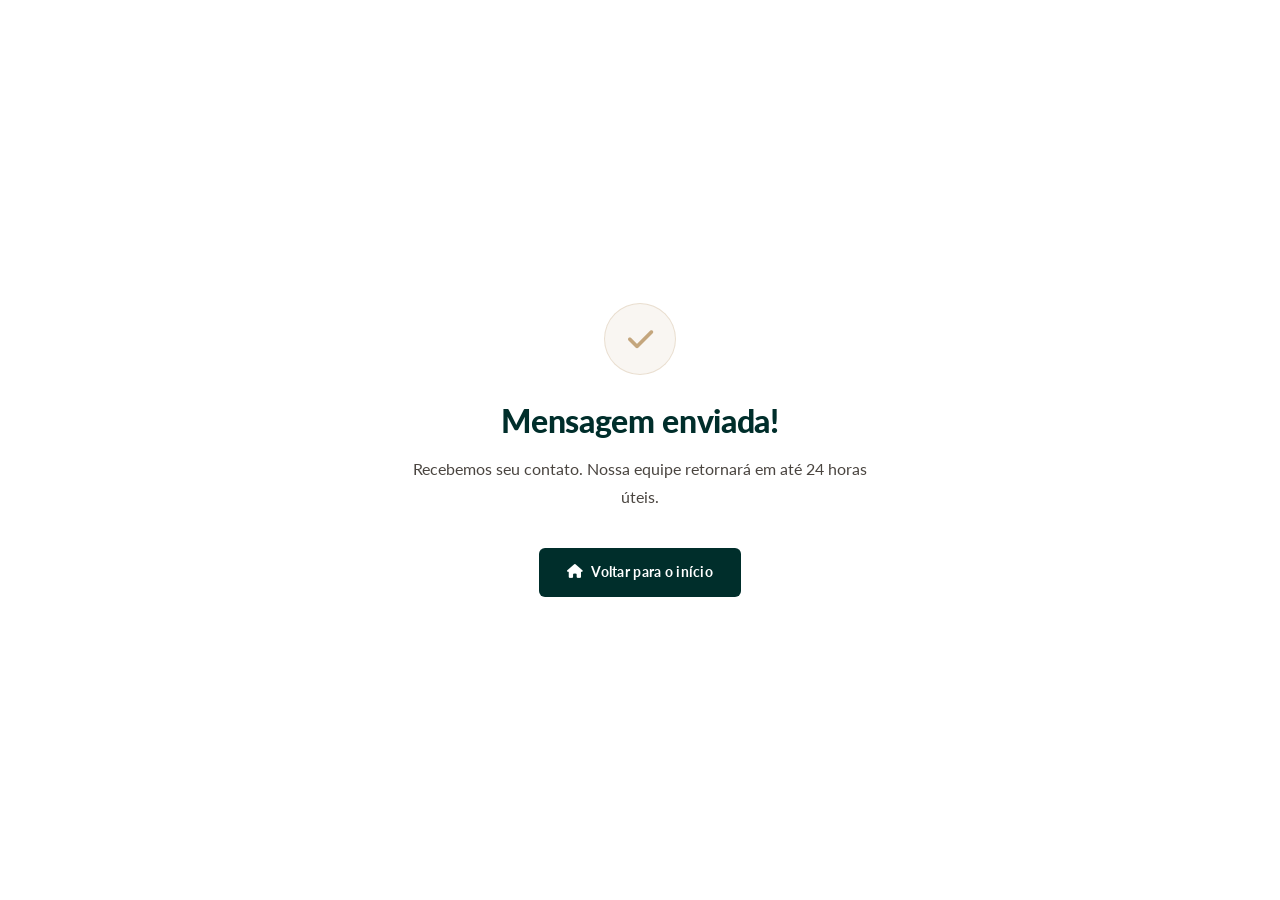
<file: obrigado.html>
<!DOCTYPE html>
<html lang="pt-BR">
<head>
  <meta charset="UTF-8">
  <meta name="viewport" content="width=device-width, initial-scale=1.0">
  <title>Mensagem Enviada | Aprimore BPO</title>
  <link rel="preconnect" href="https://fonts.googleapis.com">
  <link href="https://fonts.googleapis.com/css2?family=Lato:wght@400;700;900&display=swap" rel="stylesheet">
  <link rel="stylesheet" href="https://cdnjs.cloudflare.com/ajax/libs/font-awesome/6.5.1/css/all.min.css">
  <link rel="stylesheet" href="style.css">
</head>
<body style="display:flex;align-items:center;justify-content:center;min-height:100vh;text-align:center;padding:32px;">
  <div style="max-width:480px;">
    <div style="width:72px;height:72px;background:rgba(196,166,125,0.1);border:1px solid rgba(196,166,125,0.3);border-radius:50%;display:flex;align-items:center;justify-content:center;margin:0 auto 28px;font-size:1.8rem;color:var(--ouro);">
      <i class="fas fa-check"></i>
    </div>
    <h1 style="font-size:2rem;margin-bottom:16px;">Mensagem enviada!</h1>
    <p style="margin-bottom:36px;">Recebemos seu contato. Nossa equipe retornará em até 24 horas úteis.</p>
    <a href="index.html" class="btn btn-primary">
      <i class="fas fa-home"></i> Voltar para o início
    </a>
  </div>
</body>
</html>
</file>
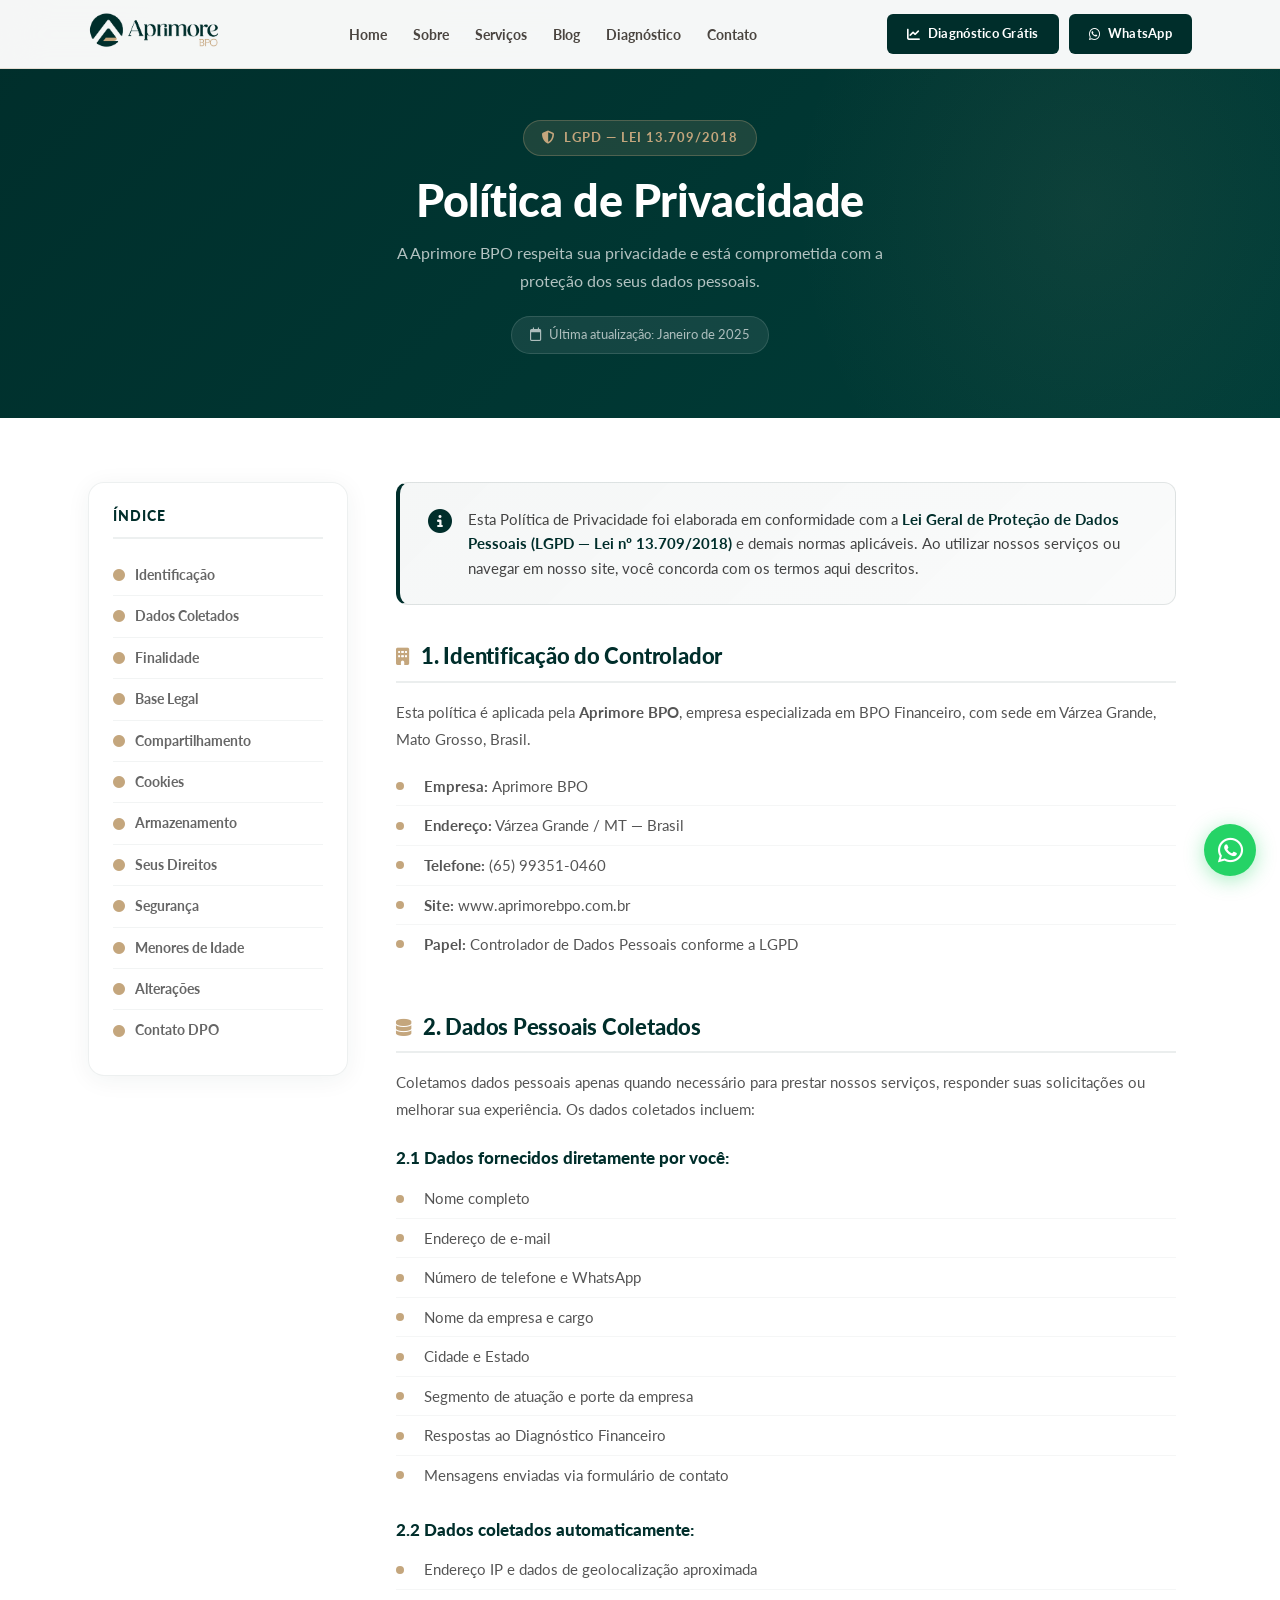
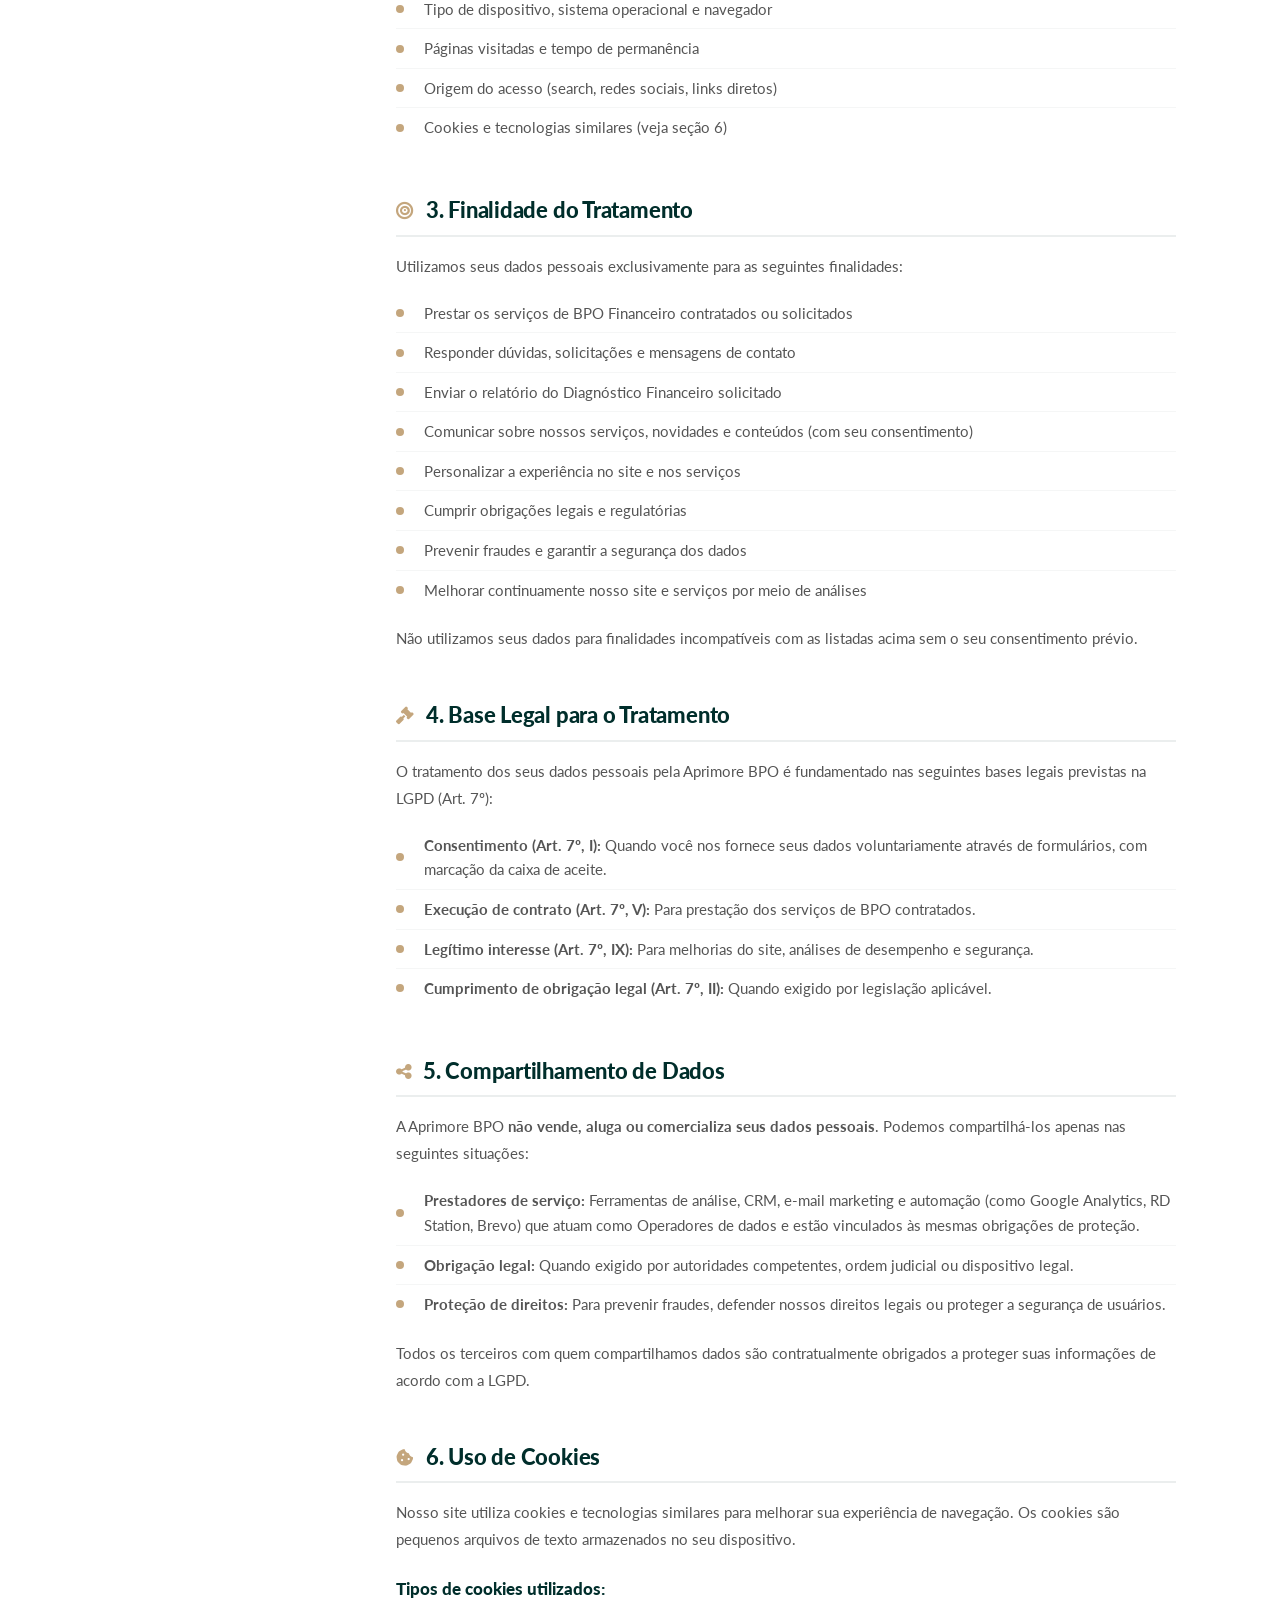
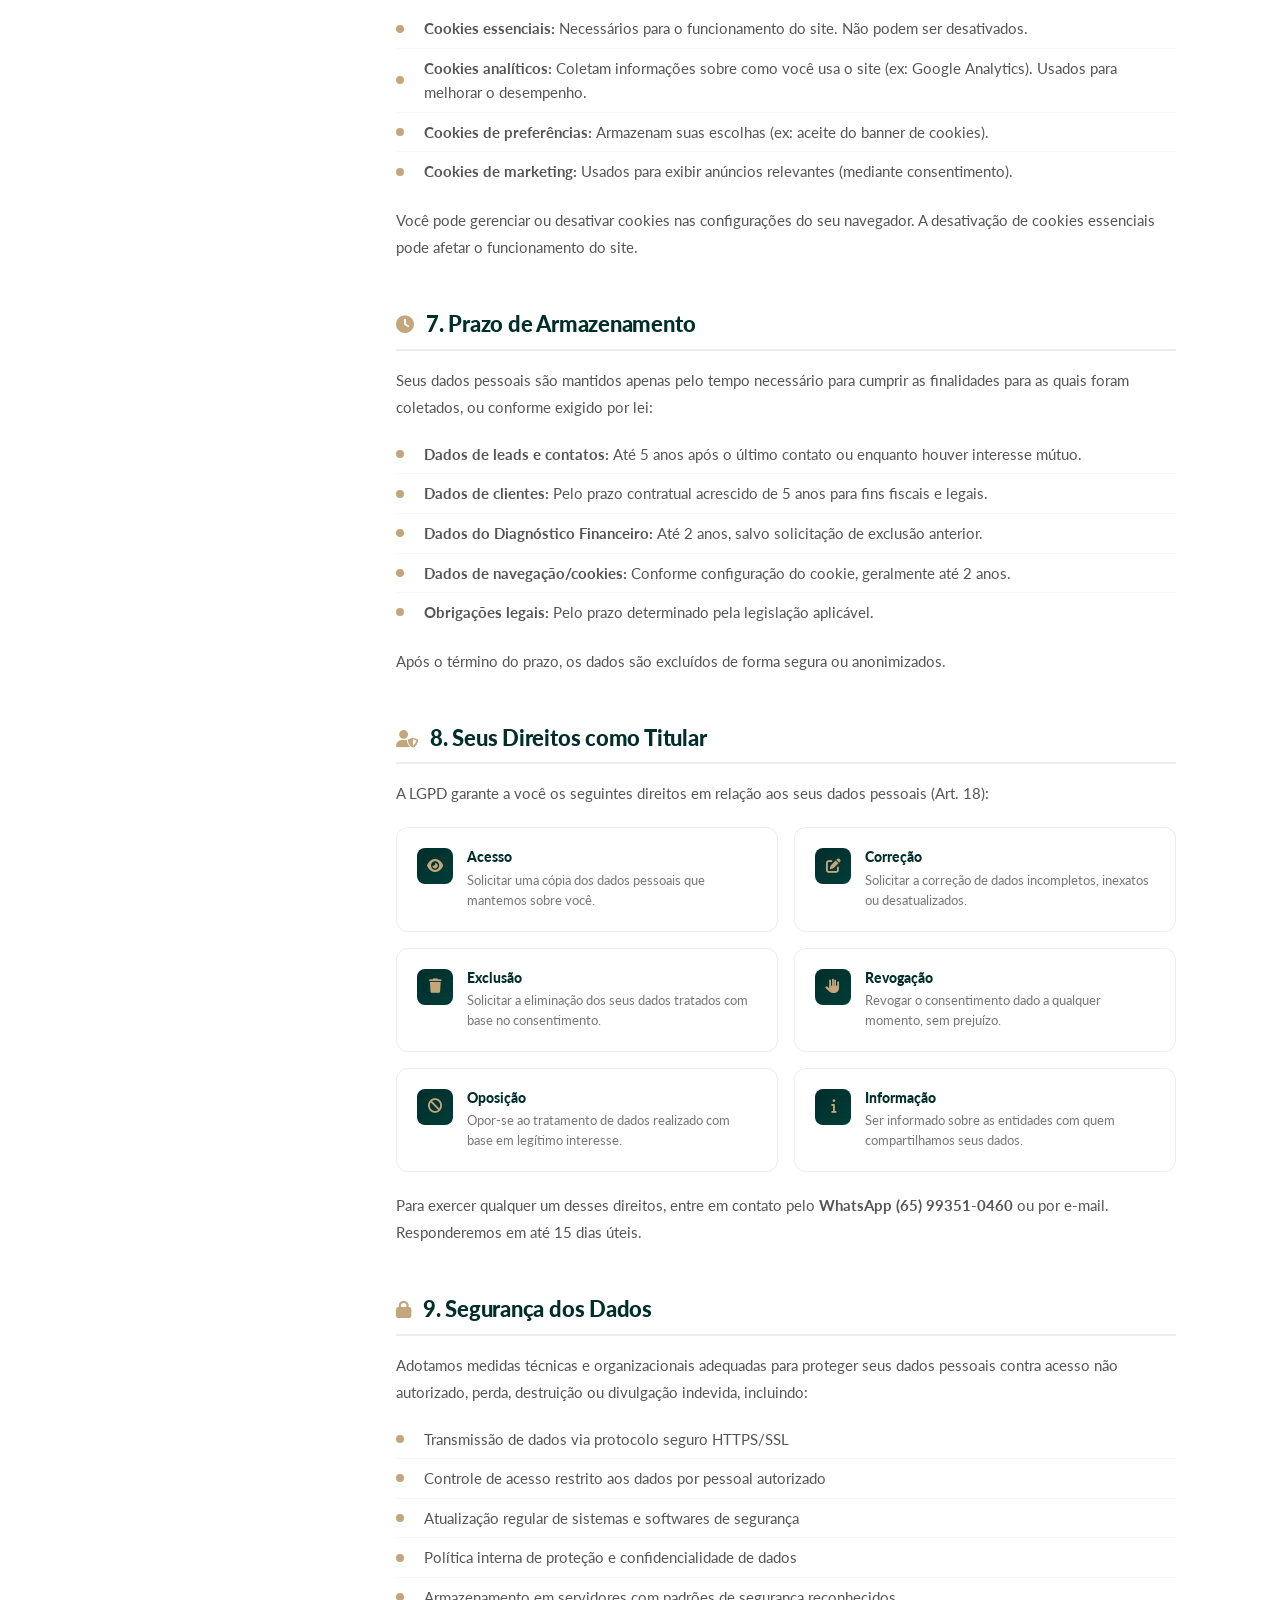
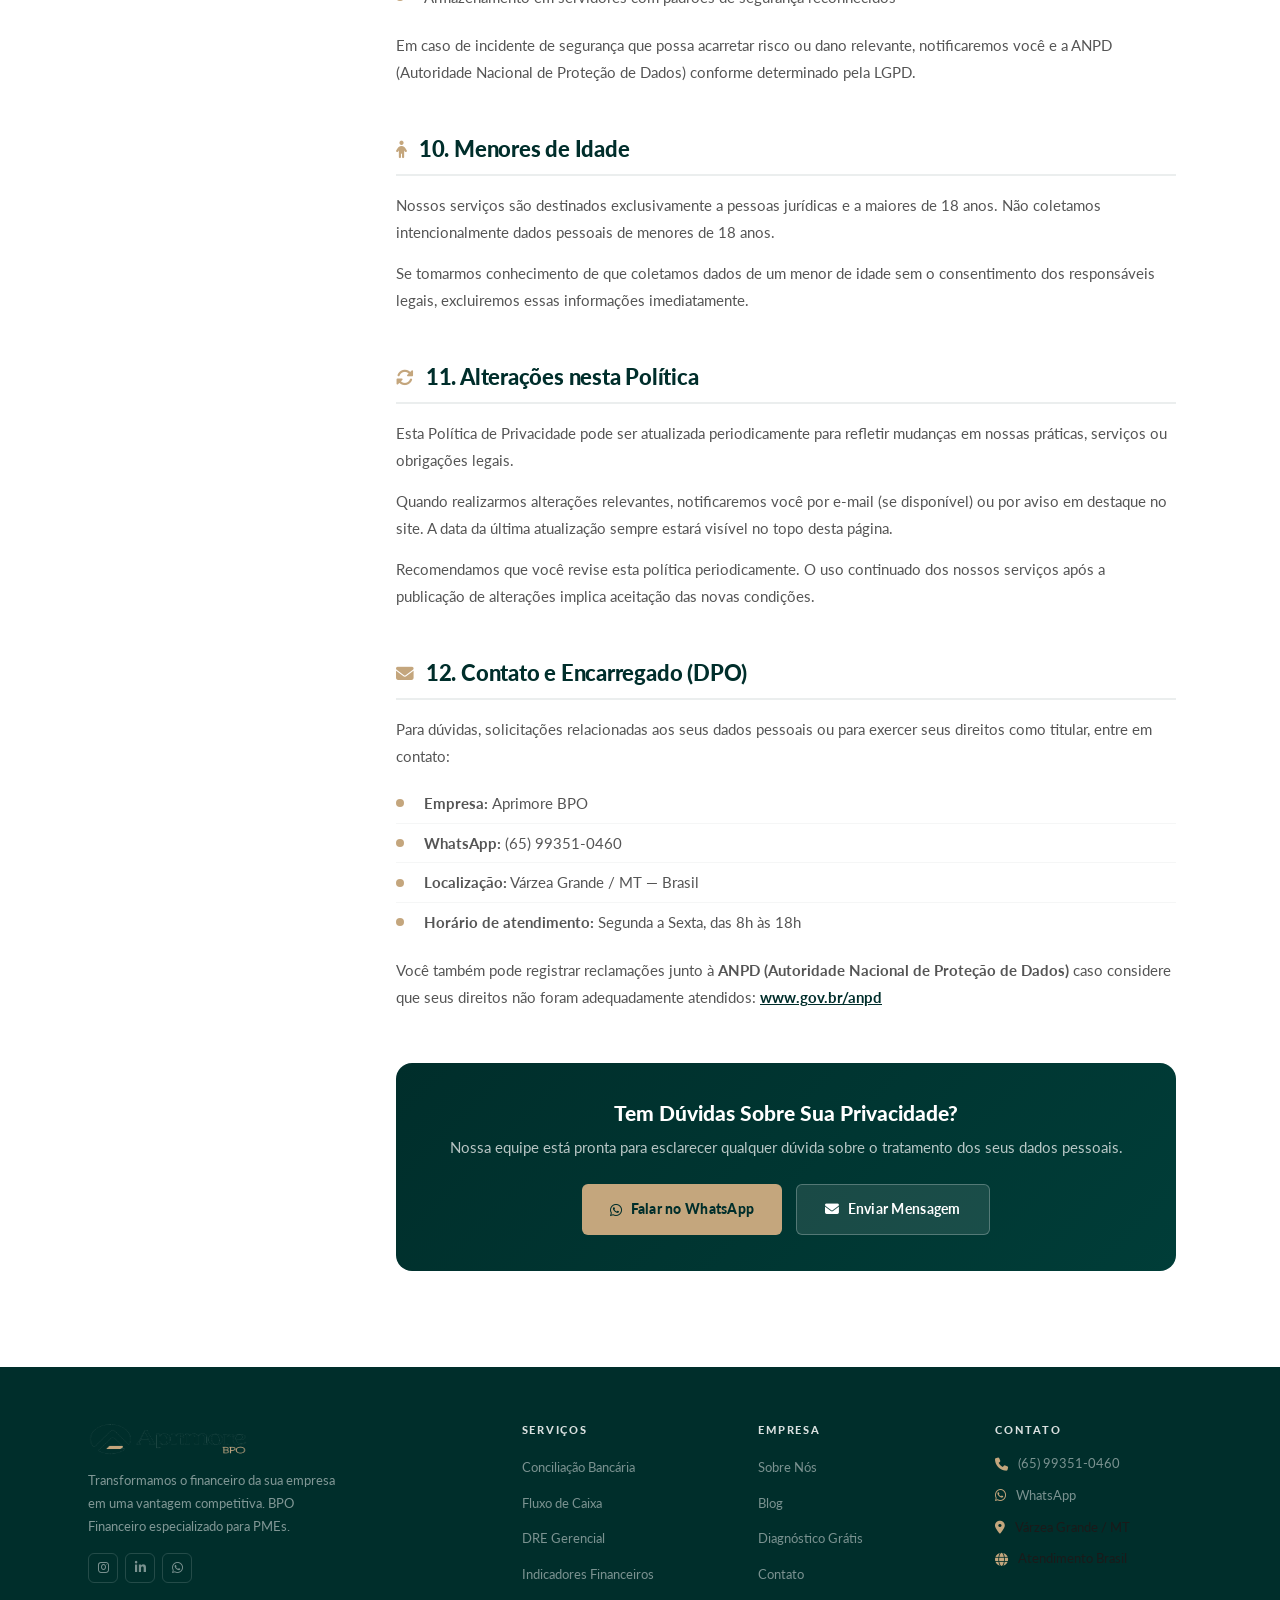
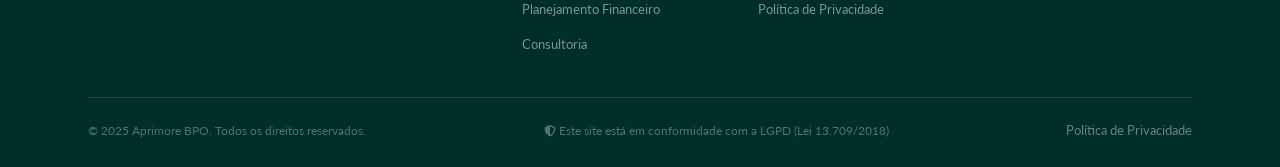
<file: politica-privacidade.html>
<!DOCTYPE html>
<html lang="pt-BR">
<head>
  <meta charset="UTF-8">
  <meta name="viewport" content="width=device-width, initial-scale=1.0">
  <title>Política de Privacidade | Aprimore BPO</title>
  <meta name="description" content="Política de Privacidade da Aprimore BPO. Saiba como coletamos, usamos e protegemos seus dados em conformidade com a LGPD (Lei 13.709/2018).">
  <meta name="robots" content="index, follow">
  <link rel="canonical" href="https://www.aprimorebpo.com.br/pages/politica-privacidade.html">

  <!-- Fonts -->
  <link rel="preconnect" href="https://fonts.googleapis.com">
  <link rel="preconnect" href="https://fonts.gstatic.com" crossorigin>
  <link href="https://fonts.googleapis.com/css2?family=Lato:wght@400;700;900&display=swap" rel="stylesheet">

  <!-- Icons -->
  <link rel="stylesheet" href="https://cdnjs.cloudflare.com/ajax/libs/font-awesome/6.5.1/css/all.min.css">

  <!-- CSS -->
  <link rel="stylesheet" href="style.css">

  <style>
    .policy-hero {
      background: linear-gradient(135deg, var(--verde) 0%, #003d38 100%);
      padding: 120px 0 64px;
      text-align: center;
      position: relative;
      overflow: hidden;
    }
    .policy-hero::before {
      content: '';
      position: absolute;
      top: -40%;
      right: -10%;
      width: 50%;
      height: 180%;
      background: radial-gradient(ellipse, rgba(196,166,125,0.07) 0%, transparent 65%);
      pointer-events: none;
    }
    .policy-hero .badge {
      display: inline-flex;
      align-items: center;
      gap: 8px;
      background: rgba(196,166,125,0.15);
      border: 1px solid rgba(196,166,125,0.3);
      color: var(--ouro);
      padding: 6px 18px;
      border-radius: 50px;
      font-size: 0.82rem;
      font-weight: 700;
      letter-spacing: 1px;
      text-transform: uppercase;
      margin-bottom: 20px;
    }
    .policy-hero h1 {
      font-size: clamp(1.8rem, 4vw, 2.8rem);
      font-weight: 900;
      color: #fff;
      margin-bottom: 14px;
    }
    .policy-hero p {
      color: rgba(255,255,255,0.7);
      font-size: 1rem;
      max-width: 520px;
      margin: 0 auto;
    }
    .policy-hero .last-update {
      display: inline-flex;
      align-items: center;
      gap: 8px;
      background: rgba(255,255,255,0.08);
      border: 1px solid rgba(255,255,255,0.12);
      color: rgba(255,255,255,0.65);
      padding: 7px 18px;
      border-radius: 50px;
      font-size: 0.82rem;
      margin-top: 20px;
    }

    /* ===== POLICY LAYOUT ===== */
    .policy-layout {
      display: grid;
      grid-template-columns: 260px 1fr;
      gap: 48px;
      padding: 64px 0 96px;
    }
    .policy-nav {
      position: sticky;
      top: 90px;
      align-self: start;
    }
    .policy-nav-inner {
      background: #fff;
      border-radius: 16px;
      padding: 24px;
      border: 1px solid rgba(0,46,43,0.07);
      box-shadow: 0 4px 24px rgba(0,46,43,0.06);
    }
    .policy-nav h4 {
      font-size: 0.88rem;
      font-weight: 900;
      color: var(--verde);
      text-transform: uppercase;
      letter-spacing: 1px;
      margin-bottom: 16px;
      padding-bottom: 12px;
      border-bottom: 2px solid rgba(0,46,43,0.07);
    }
    .policy-nav ul {
      list-style: none;
      padding: 0;
      margin: 0;
    }
    .policy-nav ul li a {
      display: flex;
      align-items: center;
      gap: 8px;
      padding: 9px 0;
      color: #666;
      text-decoration: none;
      font-size: 0.85rem;
      font-weight: 700;
      border-bottom: 1px solid rgba(0,46,43,0.05);
      transition: color 0.2s;
    }
    .policy-nav ul li:last-child a { border-bottom: none; }
    .policy-nav ul li a:hover { color: var(--verde); }
    .policy-nav ul li a i { color: var(--ouro); font-size: 0.75rem; width: 14px; }

    /* ===== LGPD HIGHLIGHT ===== */
    .lgpd-highlight {
      background: linear-gradient(135deg, rgba(0,46,43,0.04), rgba(0,46,43,0.02));
      border: 1.5px solid rgba(0,46,43,0.1);
      border-left: 4px solid var(--verde);
      border-radius: 12px;
      padding: 24px 28px;
      margin-bottom: 40px;
      display: flex;
      gap: 16px;
      align-items: flex-start;
    }
    .lgpd-highlight i { font-size: 1.5rem; color: var(--verde); margin-top: 2px; flex-shrink: 0; }
    .lgpd-highlight p { margin: 0; font-size: 0.93rem; color: #444; line-height: 1.65; }
    .lgpd-highlight strong { color: var(--verde); }

    /* ===== POLICY CONTENT ===== */
    .policy-content {
      max-width: 780px;
    }
    .policy-section {
      margin-bottom: 52px;
    }
    .policy-section h2 {
      font-size: 1.35rem;
      font-weight: 900;
      color: var(--verde);
      margin-bottom: 16px;
      padding-bottom: 12px;
      border-bottom: 2px solid rgba(0,46,43,0.08);
      display: flex;
      align-items: center;
      gap: 12px;
    }
    .policy-section h2 i { color: var(--ouro); font-size: 1.1rem; }
    .policy-section h3 {
      font-size: 1.05rem;
      font-weight: 900;
      color: var(--verde);
      margin: 24px 0 10px;
    }
    .policy-section p {
      color: #555;
      line-height: 1.78;
      margin-bottom: 14px;
      font-size: 0.95rem;
    }
    .policy-section ul {
      padding-left: 0;
      list-style: none;
      margin: 0 0 16px;
    }
    .policy-section ul li {
      padding: 7px 0 7px 28px;
      position: relative;
      color: #555;
      font-size: 0.93rem;
      line-height: 1.65;
      border-bottom: 1px solid rgba(0,46,43,0.04);
    }
    .policy-section ul li:last-child { border-bottom: none; }
    .policy-section ul li::before {
      content: '';
      position: absolute;
      left: 0;
      top: 50%;
      transform: translateY(-50%);
      width: 8px;
      height: 8px;
      border-radius: 50%;
      background: var(--ouro);
    }

    /* ===== RIGHTS TABLE ===== */
    .rights-grid {
      display: grid;
      grid-template-columns: repeat(2, 1fr);
      gap: 16px;
      margin: 20px 0;
    }
    .right-card {
      background: #fff;
      border: 1px solid rgba(0,46,43,0.08);
      border-radius: 12px;
      padding: 20px;
      display: flex;
      gap: 14px;
      align-items: flex-start;
      transition: box-shadow 0.2s;
    }
    .right-card:hover { box-shadow: 0 6px 24px rgba(0,46,43,0.1); }
    .right-card i {
      width: 36px;
      height: 36px;
      border-radius: 8px;
      background: linear-gradient(135deg, var(--verde), #003d38);
      color: var(--ouro);
      display: flex;
      align-items: center;
      justify-content: center;
      font-size: 0.9rem;
      flex-shrink: 0;
    }
    .right-card h4 {
      font-size: 0.9rem;
      font-weight: 900;
      color: var(--verde);
      margin-bottom: 4px;
    }
    .right-card p {
      font-size: 0.82rem;
      color: #777;
      line-height: 1.5;
      margin: 0;
    }

    /* ===== CONTACT CTA ===== */
    .policy-cta {
      background: linear-gradient(135deg, var(--verde), #003d38);
      border-radius: 16px;
      padding: 36px;
      text-align: center;
      margin-top: 52px;
    }
    .policy-cta h3 {
      font-size: 1.3rem;
      font-weight: 900;
      color: #fff;
      margin-bottom: 10px;
    }
    .policy-cta p {
      color: rgba(255,255,255,0.72);
      font-size: 0.93rem;
      margin-bottom: 24px;
      line-height: 1.6;
    }
    .policy-cta .cta-actions {
      display: flex;
      gap: 14px;
      justify-content: center;
      flex-wrap: wrap;
    }

    @media (max-width: 1024px) {
      .policy-layout { grid-template-columns: 1fr; }
      .policy-nav { display: none; }
    }
    @media (max-width: 768px) {
      .rights-grid { grid-template-columns: 1fr; }
    }
  </style>
</head>
<body>

<!-- ========== NAVBAR ========== -->
<nav class="navbar" role="navigation" aria-label="Navegação principal">
  <div class="container">
    <div class="nav-inner">
      <a href="index.html" class="nav-logo" aria-label="Aprimore BPO - Página Inicial">
        <img src="logo.png" alt="Aprimore BPO Logo" width="180" height="44">
      </a>
      <ul class="nav-links" role="list">
        <li><a href="index.html">Home</a></li>
        <li><a href="sobre.html">Sobre</a></li>
        <li><a href="servicos.html">Serviços</a></li>
        <li><a href="blog.html">Blog</a></li>
        <li><a href="diagnostico.html">Diagnóstico</a></li>
        <li><a href="contato.html">Contato</a></li>
      </ul>
      <div class="nav-cta">
        <a href="diagnostico.html" class="btn btn-primary btn-sm">
          <i class="fas fa-chart-line"></i> Diagnóstico Grátis
        </a>
        <a href="https://wa.me/5565993510460?text=Olá!%20Quero%20saber%20mais%20sobre%20o%20BPO%20Financeiro." target="_blank" rel="noopener" class="btn btn-verde btn-sm">
          <i class="fab fa-whatsapp"></i> WhatsApp
        </a>
      </div>
      <button class="nav-toggle" aria-label="Abrir menu" aria-expanded="false">
        <span></span><span></span><span></span>
      </button>
    </div>
  </div>
</nav>

<!-- ========== HERO ========== -->
<section class="policy-hero">
  <div class="container">
    <div class="badge">
      <i class="fas fa-shield-alt"></i> LGPD — Lei 13.709/2018
    </div>
    <h1>Política de Privacidade</h1>
    <p>A Aprimore BPO respeita sua privacidade e está comprometida com a proteção dos seus dados pessoais.</p>
    <div class="last-update">
      <i class="far fa-calendar"></i> Última atualização: Janeiro de 2025
    </div>
  </div>
</section>

<!-- ========== POLICY CONTENT ========== -->
<div class="container">
  <div class="policy-layout">

    <!-- SIDEBAR NAV -->
    <aside class="policy-nav" aria-label="Índice da política de privacidade">
      <div class="policy-nav-inner">
        <h4>Índice</h4>
        <ul>
          <li><a href="#identificacao"><i class="fas fa-circle"></i> Identificação</a></li>
          <li><a href="#dados-coletados"><i class="fas fa-circle"></i> Dados Coletados</a></li>
          <li><a href="#finalidade"><i class="fas fa-circle"></i> Finalidade</a></li>
          <li><a href="#base-legal"><i class="fas fa-circle"></i> Base Legal</a></li>
          <li><a href="#compartilhamento"><i class="fas fa-circle"></i> Compartilhamento</a></li>
          <li><a href="#cookies"><i class="fas fa-circle"></i> Cookies</a></li>
          <li><a href="#armazenamento"><i class="fas fa-circle"></i> Armazenamento</a></li>
          <li><a href="#direitos"><i class="fas fa-circle"></i> Seus Direitos</a></li>
          <li><a href="#seguranca"><i class="fas fa-circle"></i> Segurança</a></li>
          <li><a href="#menores"><i class="fas fa-circle"></i> Menores de Idade</a></li>
          <li><a href="#alteracoes"><i class="fas fa-circle"></i> Alterações</a></li>
          <li><a href="#contato-dpo"><i class="fas fa-circle"></i> Contato DPO</a></li>
        </ul>
      </div>
    </aside>

    <!-- MAIN CONTENT -->
    <main class="policy-content">

      <!-- LGPD Highlight -->
      <div class="lgpd-highlight">
        <i class="fas fa-info-circle"></i>
        <p>Esta Política de Privacidade foi elaborada em conformidade com a <strong>Lei Geral de Proteção de Dados Pessoais (LGPD — Lei nº 13.709/2018)</strong> e demais normas aplicáveis. Ao utilizar nossos serviços ou navegar em nosso site, você concorda com os termos aqui descritos.</p>
      </div>

      <!-- 1. IDENTIFICAÇÃO -->
      <section class="policy-section" id="identificacao">
        <h2><i class="fas fa-building"></i> 1. Identificação do Controlador</h2>
        <p>Esta política é aplicada pela <strong>Aprimore BPO</strong>, empresa especializada em BPO Financeiro, com sede em Várzea Grande, Mato Grosso, Brasil.</p>
        <ul>
          <li><strong>Empresa:</strong> Aprimore BPO</li>
          <li><strong>Endereço:</strong> Várzea Grande / MT — Brasil</li>
          <li><strong>Telefone:</strong> (65) 99351-0460</li>
          <li><strong>Site:</strong> www.aprimorebpo.com.br</li>
          <li><strong>Papel:</strong> Controlador de Dados Pessoais conforme a LGPD</li>
        </ul>
      </section>

      <!-- 2. DADOS COLETADOS -->
      <section class="policy-section" id="dados-coletados">
        <h2><i class="fas fa-database"></i> 2. Dados Pessoais Coletados</h2>
        <p>Coletamos dados pessoais apenas quando necessário para prestar nossos serviços, responder suas solicitações ou melhorar sua experiência. Os dados coletados incluem:</p>

        <h3>2.1 Dados fornecidos diretamente por você:</h3>
        <ul>
          <li>Nome completo</li>
          <li>Endereço de e-mail</li>
          <li>Número de telefone e WhatsApp</li>
          <li>Nome da empresa e cargo</li>
          <li>Cidade e Estado</li>
          <li>Segmento de atuação e porte da empresa</li>
          <li>Respostas ao Diagnóstico Financeiro</li>
          <li>Mensagens enviadas via formulário de contato</li>
        </ul>

        <h3>2.2 Dados coletados automaticamente:</h3>
        <ul>
          <li>Endereço IP e dados de geolocalização aproximada</li>
          <li>Tipo de dispositivo, sistema operacional e navegador</li>
          <li>Páginas visitadas e tempo de permanência</li>
          <li>Origem do acesso (search, redes sociais, links diretos)</li>
          <li>Cookies e tecnologias similares (veja seção 6)</li>
        </ul>
      </section>

      <!-- 3. FINALIDADE -->
      <section class="policy-section" id="finalidade">
        <h2><i class="fas fa-bullseye"></i> 3. Finalidade do Tratamento</h2>
        <p>Utilizamos seus dados pessoais exclusivamente para as seguintes finalidades:</p>
        <ul>
          <li>Prestar os serviços de BPO Financeiro contratados ou solicitados</li>
          <li>Responder dúvidas, solicitações e mensagens de contato</li>
          <li>Enviar o relatório do Diagnóstico Financeiro solicitado</li>
          <li>Comunicar sobre nossos serviços, novidades e conteúdos (com seu consentimento)</li>
          <li>Personalizar a experiência no site e nos serviços</li>
          <li>Cumprir obrigações legais e regulatórias</li>
          <li>Prevenir fraudes e garantir a segurança dos dados</li>
          <li>Melhorar continuamente nosso site e serviços por meio de análises</li>
        </ul>
        <p>Não utilizamos seus dados para finalidades incompatíveis com as listadas acima sem o seu consentimento prévio.</p>
      </section>

      <!-- 4. BASE LEGAL -->
      <section class="policy-section" id="base-legal">
        <h2><i class="fas fa-gavel"></i> 4. Base Legal para o Tratamento</h2>
        <p>O tratamento dos seus dados pessoais pela Aprimore BPO é fundamentado nas seguintes bases legais previstas na LGPD (Art. 7º):</p>
        <ul>
          <li><strong>Consentimento (Art. 7º, I):</strong> Quando você nos fornece seus dados voluntariamente através de formulários, com marcação da caixa de aceite.</li>
          <li><strong>Execução de contrato (Art. 7º, V):</strong> Para prestação dos serviços de BPO contratados.</li>
          <li><strong>Legítimo interesse (Art. 7º, IX):</strong> Para melhorias do site, análises de desempenho e segurança.</li>
          <li><strong>Cumprimento de obrigação legal (Art. 7º, II):</strong> Quando exigido por legislação aplicável.</li>
        </ul>
      </section>

      <!-- 5. COMPARTILHAMENTO -->
      <section class="policy-section" id="compartilhamento">
        <h2><i class="fas fa-share-alt"></i> 5. Compartilhamento de Dados</h2>
        <p>A Aprimore BPO <strong>não vende, aluga ou comercializa seus dados pessoais</strong>. Podemos compartilhá-los apenas nas seguintes situações:</p>
        <ul>
          <li><strong>Prestadores de serviço:</strong> Ferramentas de análise, CRM, e-mail marketing e automação (como Google Analytics, RD Station, Brevo) que atuam como Operadores de dados e estão vinculados às mesmas obrigações de proteção.</li>
          <li><strong>Obrigação legal:</strong> Quando exigido por autoridades competentes, ordem judicial ou dispositivo legal.</li>
          <li><strong>Proteção de direitos:</strong> Para prevenir fraudes, defender nossos direitos legais ou proteger a segurança de usuários.</li>
        </ul>
        <p>Todos os terceiros com quem compartilhamos dados são contratualmente obrigados a proteger suas informações de acordo com a LGPD.</p>
      </section>

      <!-- 6. COOKIES -->
      <section class="policy-section" id="cookies">
        <h2><i class="fas fa-cookie-bite"></i> 6. Uso de Cookies</h2>
        <p>Nosso site utiliza cookies e tecnologias similares para melhorar sua experiência de navegação. Os cookies são pequenos arquivos de texto armazenados no seu dispositivo.</p>

        <h3>Tipos de cookies utilizados:</h3>
        <ul>
          <li><strong>Cookies essenciais:</strong> Necessários para o funcionamento do site. Não podem ser desativados.</li>
          <li><strong>Cookies analíticos:</strong> Coletam informações sobre como você usa o site (ex: Google Analytics). Usados para melhorar o desempenho.</li>
          <li><strong>Cookies de preferências:</strong> Armazenam suas escolhas (ex: aceite do banner de cookies).</li>
          <li><strong>Cookies de marketing:</strong> Usados para exibir anúncios relevantes (mediante consentimento).</li>
        </ul>
        <p>Você pode gerenciar ou desativar cookies nas configurações do seu navegador. A desativação de cookies essenciais pode afetar o funcionamento do site.</p>
      </section>

      <!-- 7. ARMAZENAMENTO -->
      <section class="policy-section" id="armazenamento">
        <h2><i class="fas fa-clock"></i> 7. Prazo de Armazenamento</h2>
        <p>Seus dados pessoais são mantidos apenas pelo tempo necessário para cumprir as finalidades para as quais foram coletados, ou conforme exigido por lei:</p>
        <ul>
          <li><strong>Dados de leads e contatos:</strong> Até 5 anos após o último contato ou enquanto houver interesse mútuo.</li>
          <li><strong>Dados de clientes:</strong> Pelo prazo contratual acrescido de 5 anos para fins fiscais e legais.</li>
          <li><strong>Dados do Diagnóstico Financeiro:</strong> Até 2 anos, salvo solicitação de exclusão anterior.</li>
          <li><strong>Dados de navegação/cookies:</strong> Conforme configuração do cookie, geralmente até 2 anos.</li>
          <li><strong>Obrigações legais:</strong> Pelo prazo determinado pela legislação aplicável.</li>
        </ul>
        <p>Após o término do prazo, os dados são excluídos de forma segura ou anonimizados.</p>
      </section>

      <!-- 8. DIREITOS DO TITULAR -->
      <section class="policy-section" id="direitos">
        <h2><i class="fas fa-user-shield"></i> 8. Seus Direitos como Titular</h2>
        <p>A LGPD garante a você os seguintes direitos em relação aos seus dados pessoais (Art. 18):</p>

        <div class="rights-grid">
          <div class="right-card">
            <i class="fas fa-eye"></i>
            <div>
              <h4>Acesso</h4>
              <p>Solicitar uma cópia dos dados pessoais que mantemos sobre você.</p>
            </div>
          </div>
          <div class="right-card">
            <i class="fas fa-edit"></i>
            <div>
              <h4>Correção</h4>
              <p>Solicitar a correção de dados incompletos, inexatos ou desatualizados.</p>
            </div>
          </div>
          <div class="right-card">
            <i class="fas fa-trash"></i>
            <div>
              <h4>Exclusão</h4>
              <p>Solicitar a eliminação dos seus dados tratados com base no consentimento.</p>
            </div>
          </div>
          <div class="right-card">
            <i class="fas fa-hand-paper"></i>
            <div>
              <h4>Revogação</h4>
              <p>Revogar o consentimento dado a qualquer momento, sem prejuízo.</p>
            </div>
          </div>
          <div class="right-card">
            <i class="fas fa-ban"></i>
            <div>
              <h4>Oposição</h4>
              <p>Opor-se ao tratamento de dados realizado com base em legítimo interesse.</p>
            </div>
          </div>
          <div class="right-card">
            <i class="fas fa-info"></i>
            <div>
              <h4>Informação</h4>
              <p>Ser informado sobre as entidades com quem compartilhamos seus dados.</p>
            </div>
          </div>
        </div>

        <p style="margin-top:20px;">Para exercer qualquer um desses direitos, entre em contato pelo <strong>WhatsApp (65) 99351-0460</strong> ou por e-mail. Responderemos em até 15 dias úteis.</p>
      </section>

      <!-- 9. SEGURANÇA -->
      <section class="policy-section" id="seguranca">
        <h2><i class="fas fa-lock"></i> 9. Segurança dos Dados</h2>
        <p>Adotamos medidas técnicas e organizacionais adequadas para proteger seus dados pessoais contra acesso não autorizado, perda, destruição ou divulgação indevida, incluindo:</p>
        <ul>
          <li>Transmissão de dados via protocolo seguro HTTPS/SSL</li>
          <li>Controle de acesso restrito aos dados por pessoal autorizado</li>
          <li>Atualização regular de sistemas e softwares de segurança</li>
          <li>Política interna de proteção e confidencialidade de dados</li>
          <li>Armazenamento em servidores com padrões de segurança reconhecidos</li>
        </ul>
        <p>Em caso de incidente de segurança que possa acarretar risco ou dano relevante, notificaremos você e a ANPD (Autoridade Nacional de Proteção de Dados) conforme determinado pela LGPD.</p>
      </section>

      <!-- 10. MENORES -->
      <section class="policy-section" id="menores">
        <h2><i class="fas fa-child"></i> 10. Menores de Idade</h2>
        <p>Nossos serviços são destinados exclusivamente a pessoas jurídicas e a maiores de 18 anos. Não coletamos intencionalmente dados pessoais de menores de 18 anos.</p>
        <p>Se tomarmos conhecimento de que coletamos dados de um menor de idade sem o consentimento dos responsáveis legais, excluiremos essas informações imediatamente.</p>
      </section>

      <!-- 11. ALTERAÇÕES -->
      <section class="policy-section" id="alteracoes">
        <h2><i class="fas fa-sync-alt"></i> 11. Alterações nesta Política</h2>
        <p>Esta Política de Privacidade pode ser atualizada periodicamente para refletir mudanças em nossas práticas, serviços ou obrigações legais.</p>
        <p>Quando realizarmos alterações relevantes, notificaremos você por e-mail (se disponível) ou por aviso em destaque no site. A data da última atualização sempre estará visível no topo desta página.</p>
        <p>Recomendamos que você revise esta política periodicamente. O uso continuado dos nossos serviços após a publicação de alterações implica aceitação das novas condições.</p>
      </section>

      <!-- 12. CONTATO DPO -->
      <section class="policy-section" id="contato-dpo">
        <h2><i class="fas fa-envelope"></i> 12. Contato e Encarregado (DPO)</h2>
        <p>Para dúvidas, solicitações relacionadas aos seus dados pessoais ou para exercer seus direitos como titular, entre em contato:</p>
        <ul>
          <li><strong>Empresa:</strong> Aprimore BPO</li>
          <li><strong>WhatsApp:</strong> (65) 99351-0460</li>
          <li><strong>Localização:</strong> Várzea Grande / MT — Brasil</li>
          <li><strong>Horário de atendimento:</strong> Segunda a Sexta, das 8h às 18h</li>
        </ul>
        <p>Você também pode registrar reclamações junto à <strong>ANPD (Autoridade Nacional de Proteção de Dados)</strong> caso considere que seus direitos não foram adequadamente atendidos: <a href="https://www.gov.br/anpd" target="_blank" rel="noopener" style="color:var(--verde);font-weight:700;">www.gov.br/anpd</a></p>
      </section>

      <!-- CTA -->
      <div class="policy-cta">
        <h3>Tem Dúvidas Sobre Sua Privacidade?</h3>
        <p>Nossa equipe está pronta para esclarecer qualquer dúvida sobre o tratamento dos seus dados pessoais.</p>
        <div class="cta-actions">
          <a href="https://wa.me/5565993510460?text=Olá!%20Tenho%20uma%20dúvida%20sobre%20a%20Política%20de%20Privacidade%20da%20Aprimore%20BPO." target="_blank" rel="noopener" class="btn btn-dourado">
            <i class="fab fa-whatsapp"></i> Falar no WhatsApp
          </a>
          <a href="contato.html" class="btn" style="background:rgba(255,255,255,0.1);border:1.5px solid rgba(255,255,255,0.25);color:#fff;">
            <i class="fas fa-envelope"></i> Enviar Mensagem
          </a>
        </div>
      </div>

    </main>

  </div>
</div>

<!-- ========== FOOTER ========== -->
<footer class="footer" role="contentinfo">
  <div class="container">
    <div class="footer-grid">
      <div class="footer-col footer-brand">
        <img src="logo.png" alt="Aprimore BPO" width="160" height="40" loading="lazy">
        <p>Transformamos o financeiro da sua empresa em uma vantagem competitiva. BPO Financeiro especializado para PMEs.</p>
        <div class="footer-social">
          <a href="#" aria-label="Instagram Aprimore BPO" target="_blank" rel="noopener"><i class="fab fa-instagram"></i></a>
          <a href="#" aria-label="LinkedIn Aprimore BPO" target="_blank" rel="noopener"><i class="fab fa-linkedin-in"></i></a>
          <a href="https://wa.me/5565993510460" aria-label="WhatsApp Aprimore BPO" target="_blank" rel="noopener"><i class="fab fa-whatsapp"></i></a>
        </div>
      </div>
      <div class="footer-col">
        <h5>Serviços</h5>
        <ul>
          <li><a href="servicos.html#conciliacao">Conciliação Bancária</a></li>
          <li><a href="servicos.html#fluxo">Fluxo de Caixa</a></li>
          <li><a href="servicos.html#dre">DRE Gerencial</a></li>
          <li><a href="servicos.html#indicadores">Indicadores Financeiros</a></li>
          <li><a href="servicos.html#planejamento">Planejamento Financeiro</a></li>
          <li><a href="servicos.html#consultoria">Consultoria</a></li>
        </ul>
      </div>
      <div class="footer-col">
        <h5>Empresa</h5>
        <ul>
          <li><a href="sobre.html">Sobre Nós</a></li>
          <li><a href="blog.html">Blog</a></li>
          <li><a href="diagnostico.html">Diagnóstico Grátis</a></li>
          <li><a href="contato.html">Contato</a></li>
          <li><a href="politica-privacidade.html" aria-current="page">Política de Privacidade</a></li>
        </ul>
      </div>
      <div class="footer-col">
        <h5>Contato</h5>
        <div class="footer-contact">
          <div class="footer-contact-item">
            <i class="fas fa-phone" style="color:var(--ouro)"></i>
            <a href="tel:+5565993510460">(65) 99351-0460</a>
          </div>
          <div class="footer-contact-item">
            <i class="fab fa-whatsapp" style="color:var(--ouro)"></i>
            <a href="https://wa.me/5565993510460" target="_blank" rel="noopener">WhatsApp</a>
          </div>
          <div class="footer-contact-item">
            <i class="fas fa-map-marker-alt" style="color:var(--ouro)"></i>
            <span>Várzea Grande / MT</span>
          </div>
          <div class="footer-contact-item">
            <i class="fas fa-globe" style="color:var(--ouro)"></i>
            <span>Atendimento Brasil</span>
          </div>
        </div>
      </div>
    </div>
    <div class="footer-bottom">
      <span>© 2025 Aprimore BPO. Todos os direitos reservados.</span>
      <span class="footer-lgpd">
        <i class="fas fa-shield-alt"></i> Este site está em conformidade com a LGPD (Lei 13.709/2018)
      </span>
      <a href="politica-privacidade.html" style="color:rgba(255,255,255,0.4);text-decoration:none;font-size:0.82rem" aria-current="page">Política de Privacidade</a>
    </div>
  </div>
</footer>

<!-- ========== WHATSAPP FLOAT ========== -->
<a href="https://wa.me/5565993510460?text=Olá!%20Tenho%20uma%20dúvida%20sobre%20privacidade."
   class="whatsapp-float"
   target="_blank"
   rel="noopener"
   aria-label="Falar com a Aprimore BPO no WhatsApp">
  <i class="fab fa-whatsapp" style="color:#fff;font-size:1.8rem"></i>
</a>

<!-- JS -->
<script src="main.js"></script>
</body>
</html>
</file>
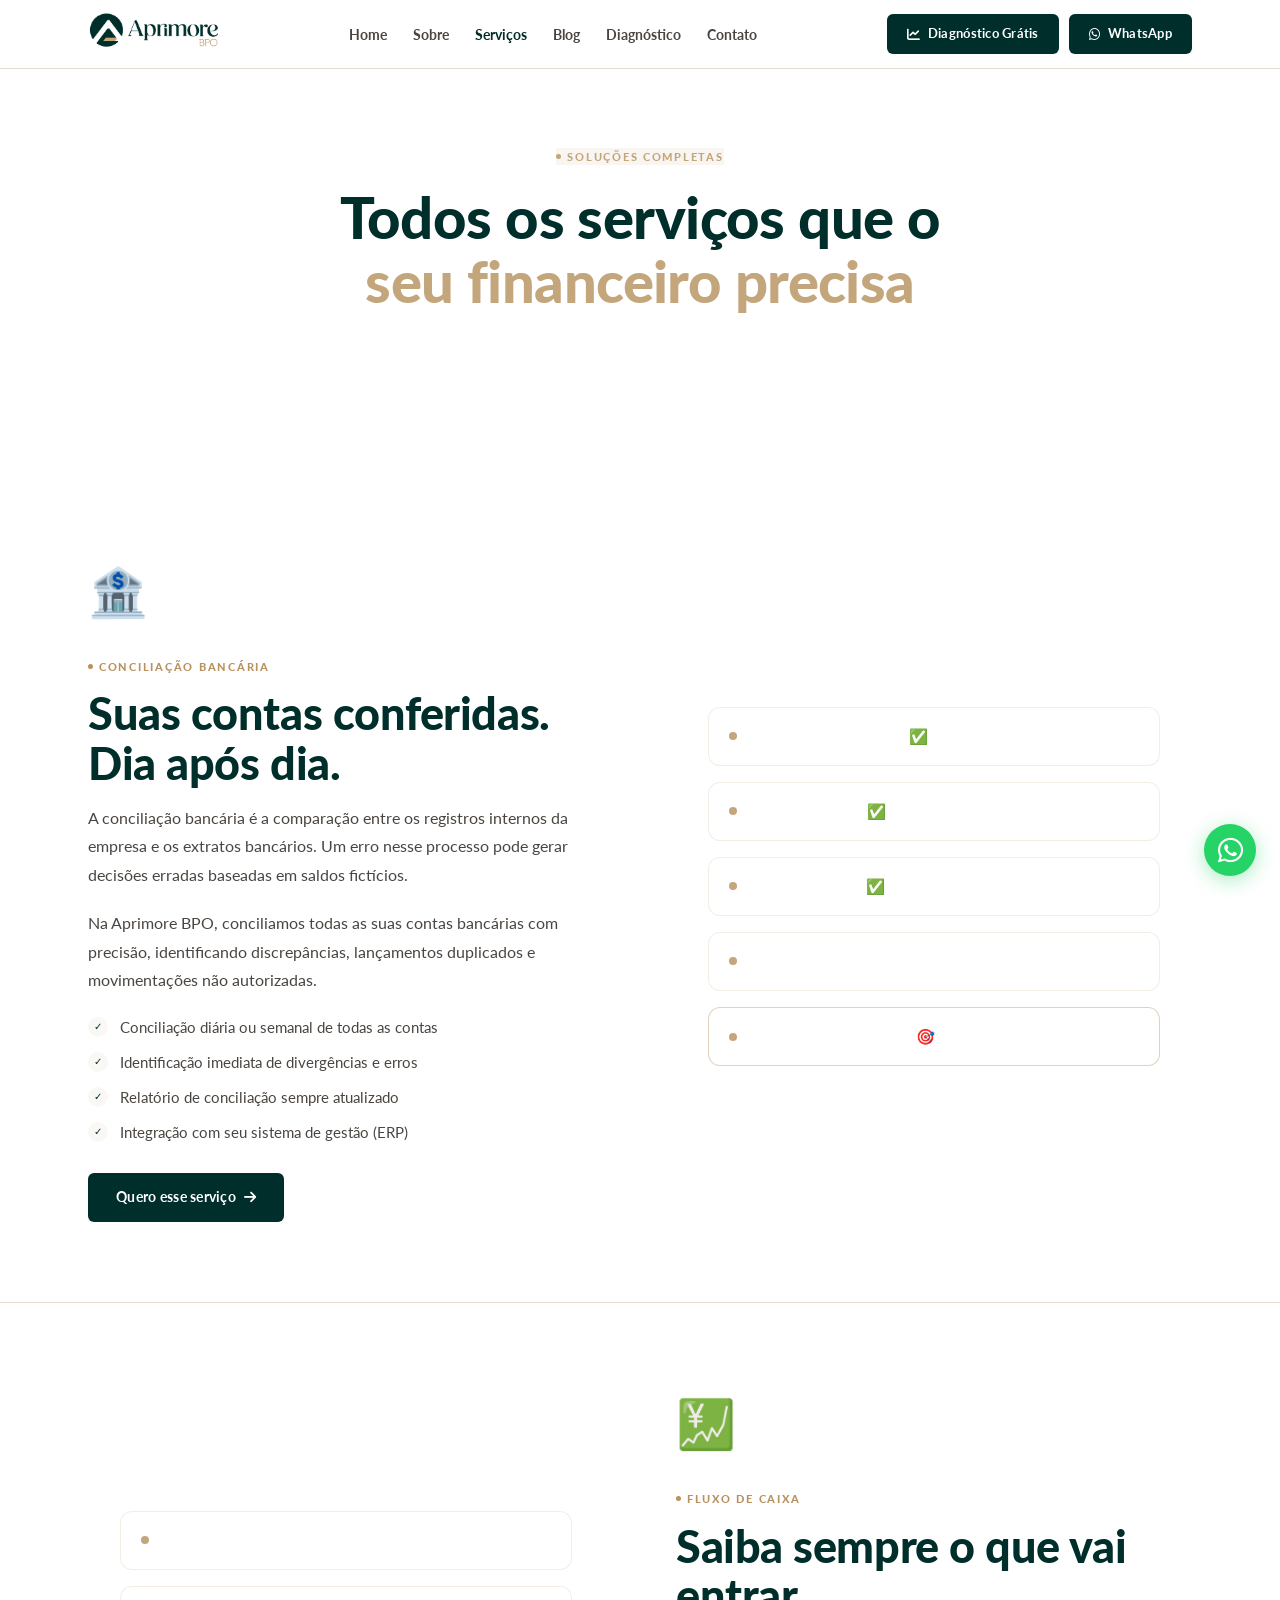
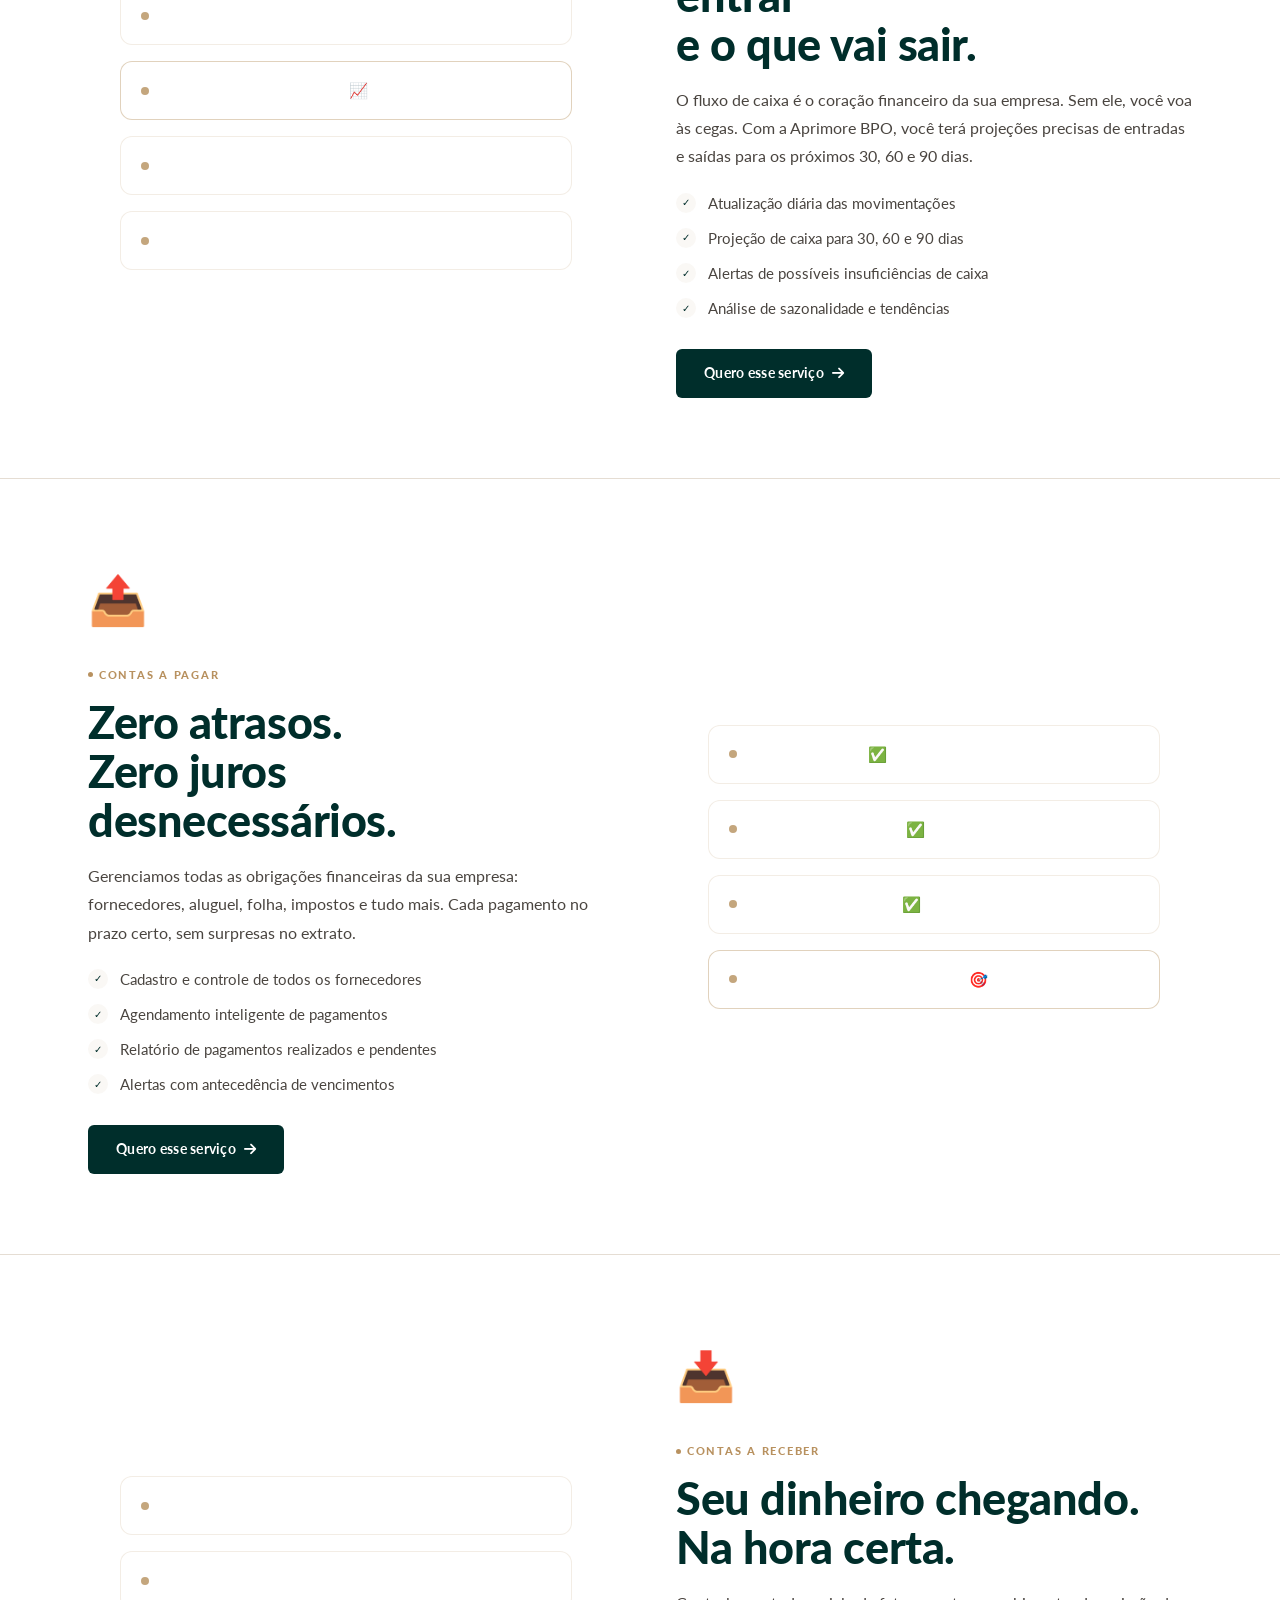
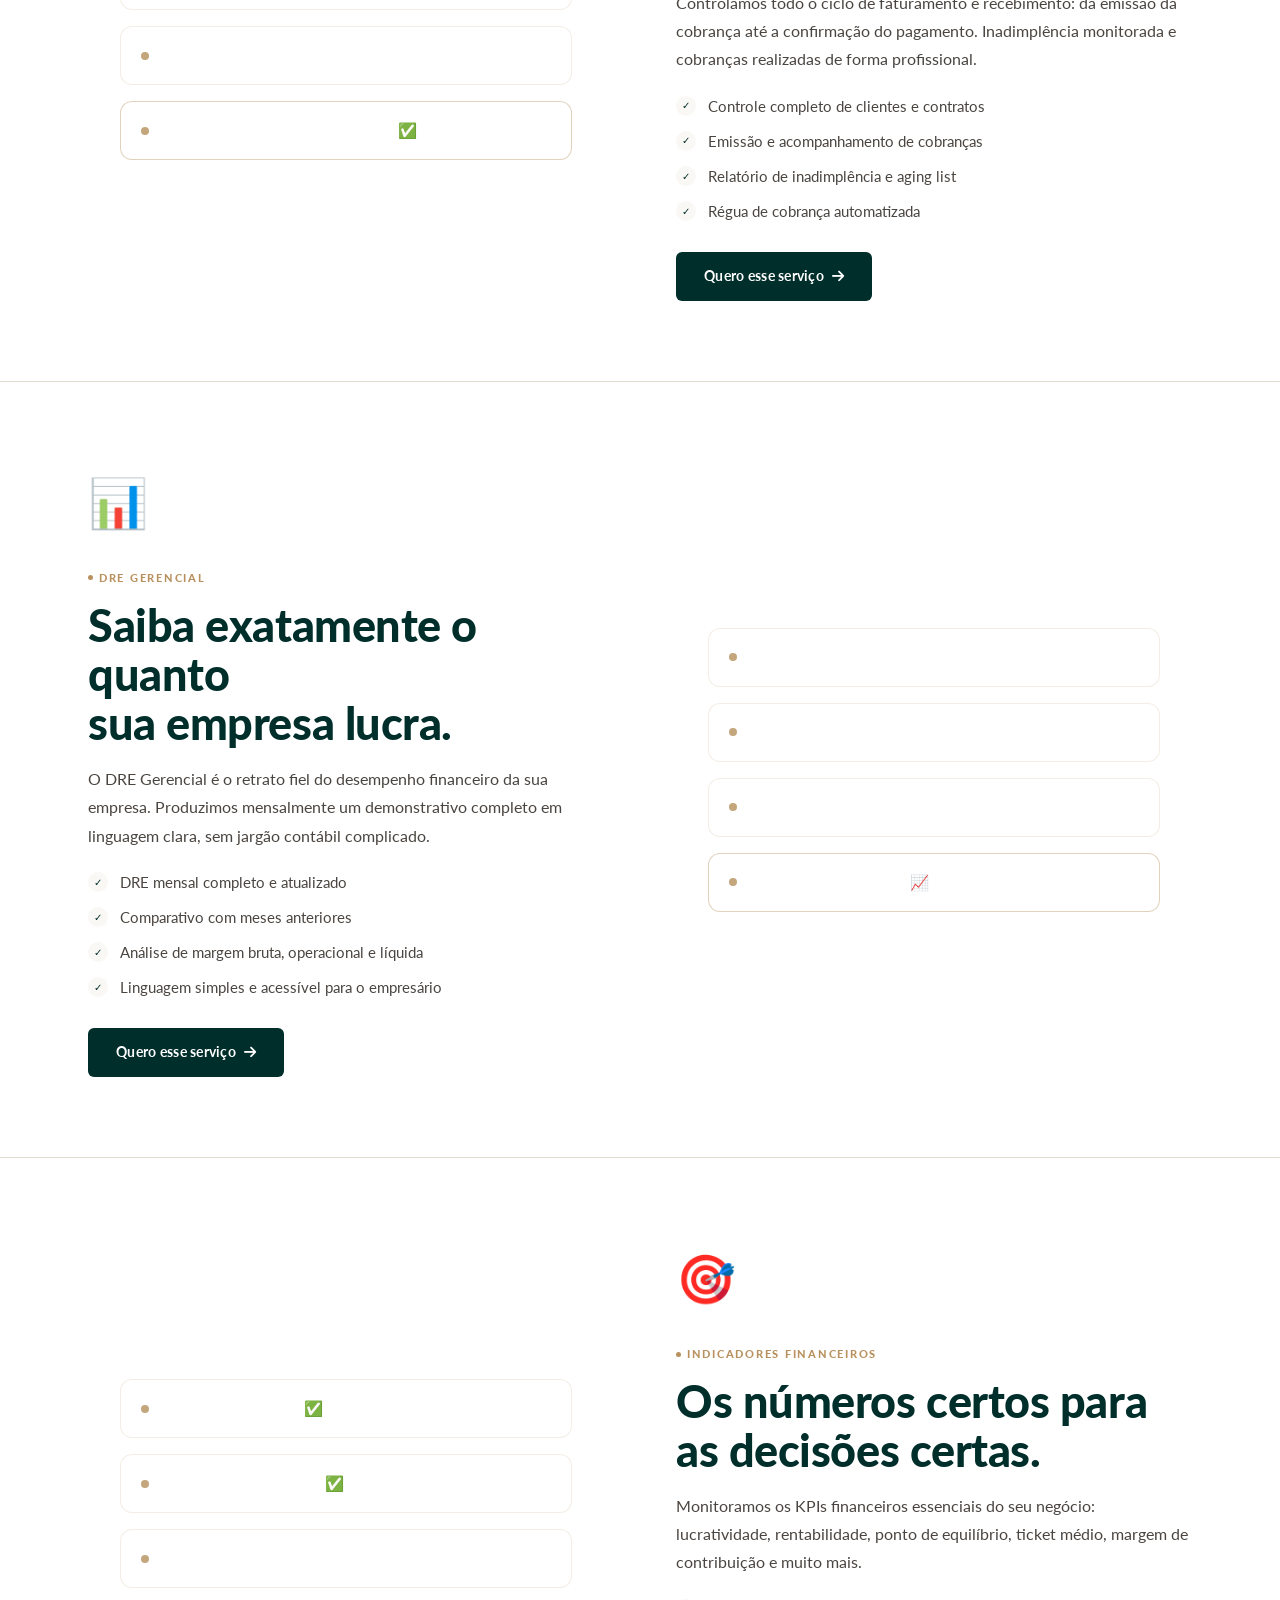
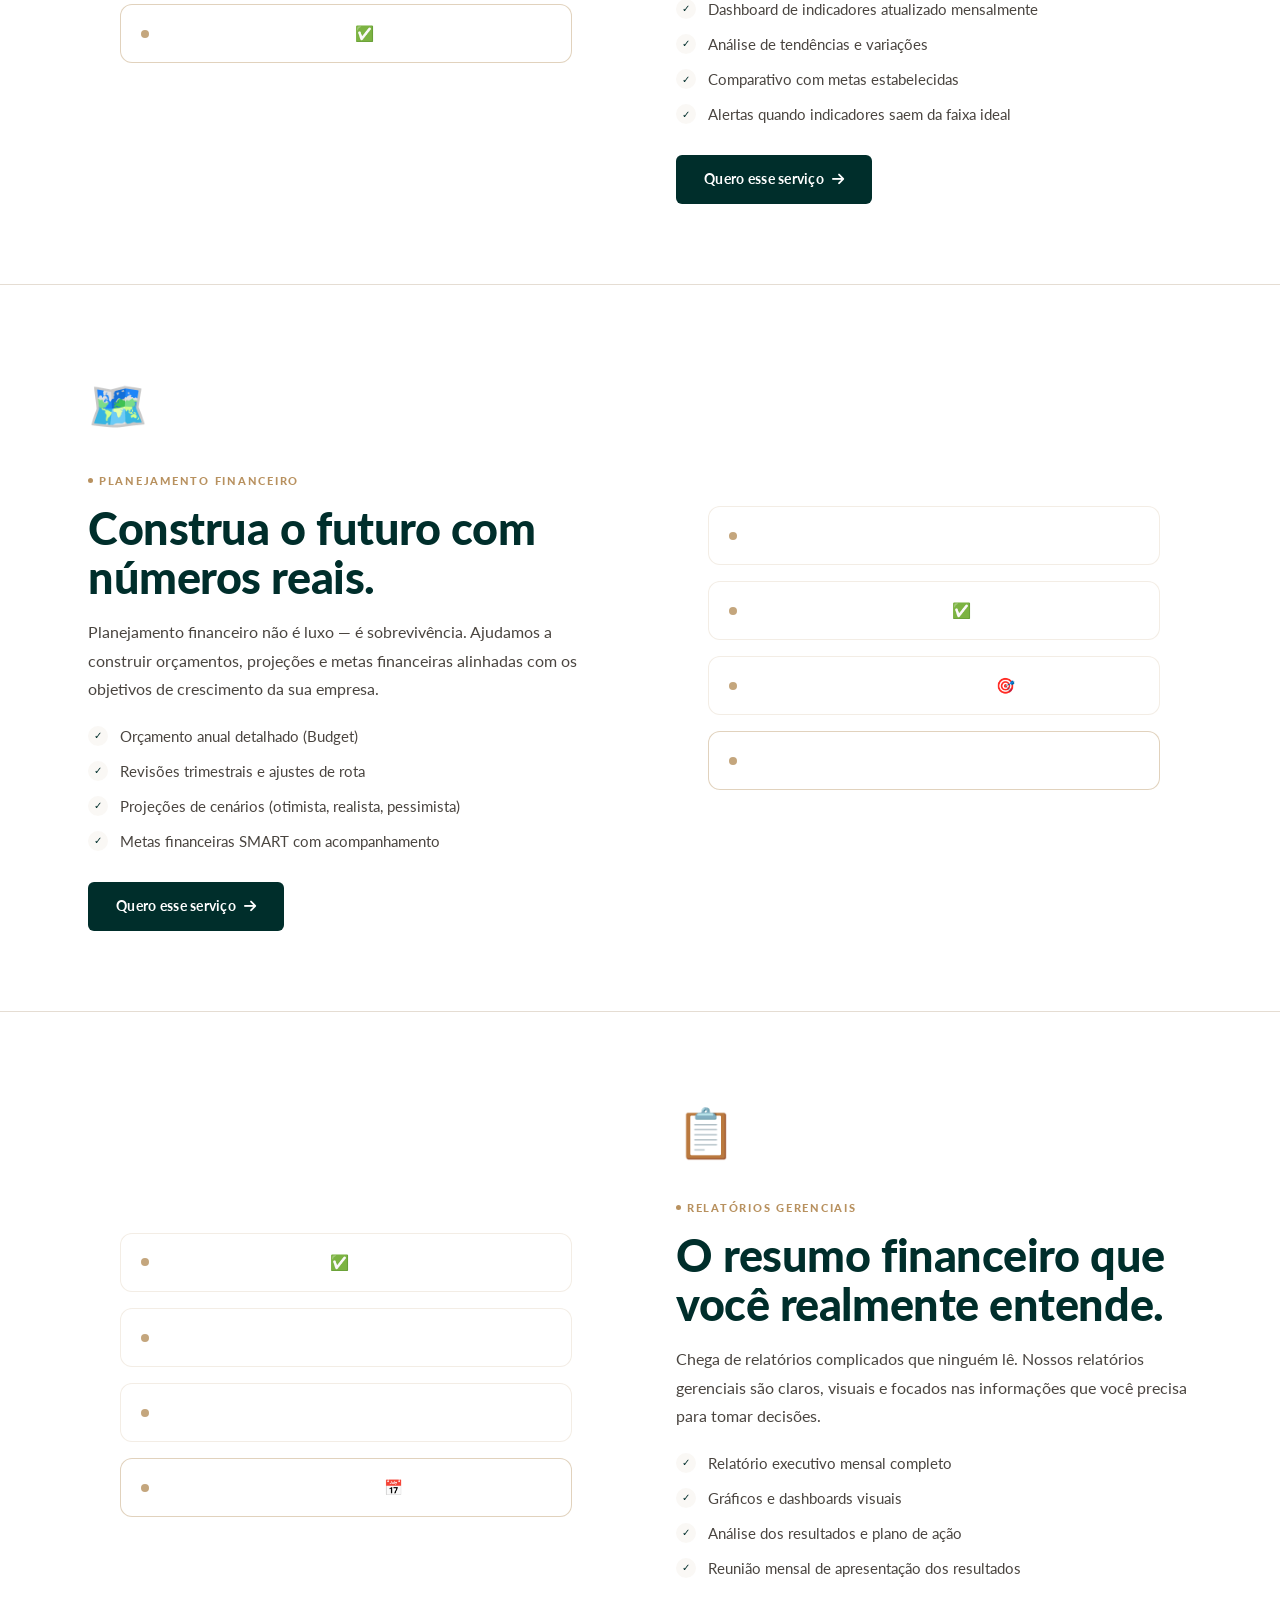
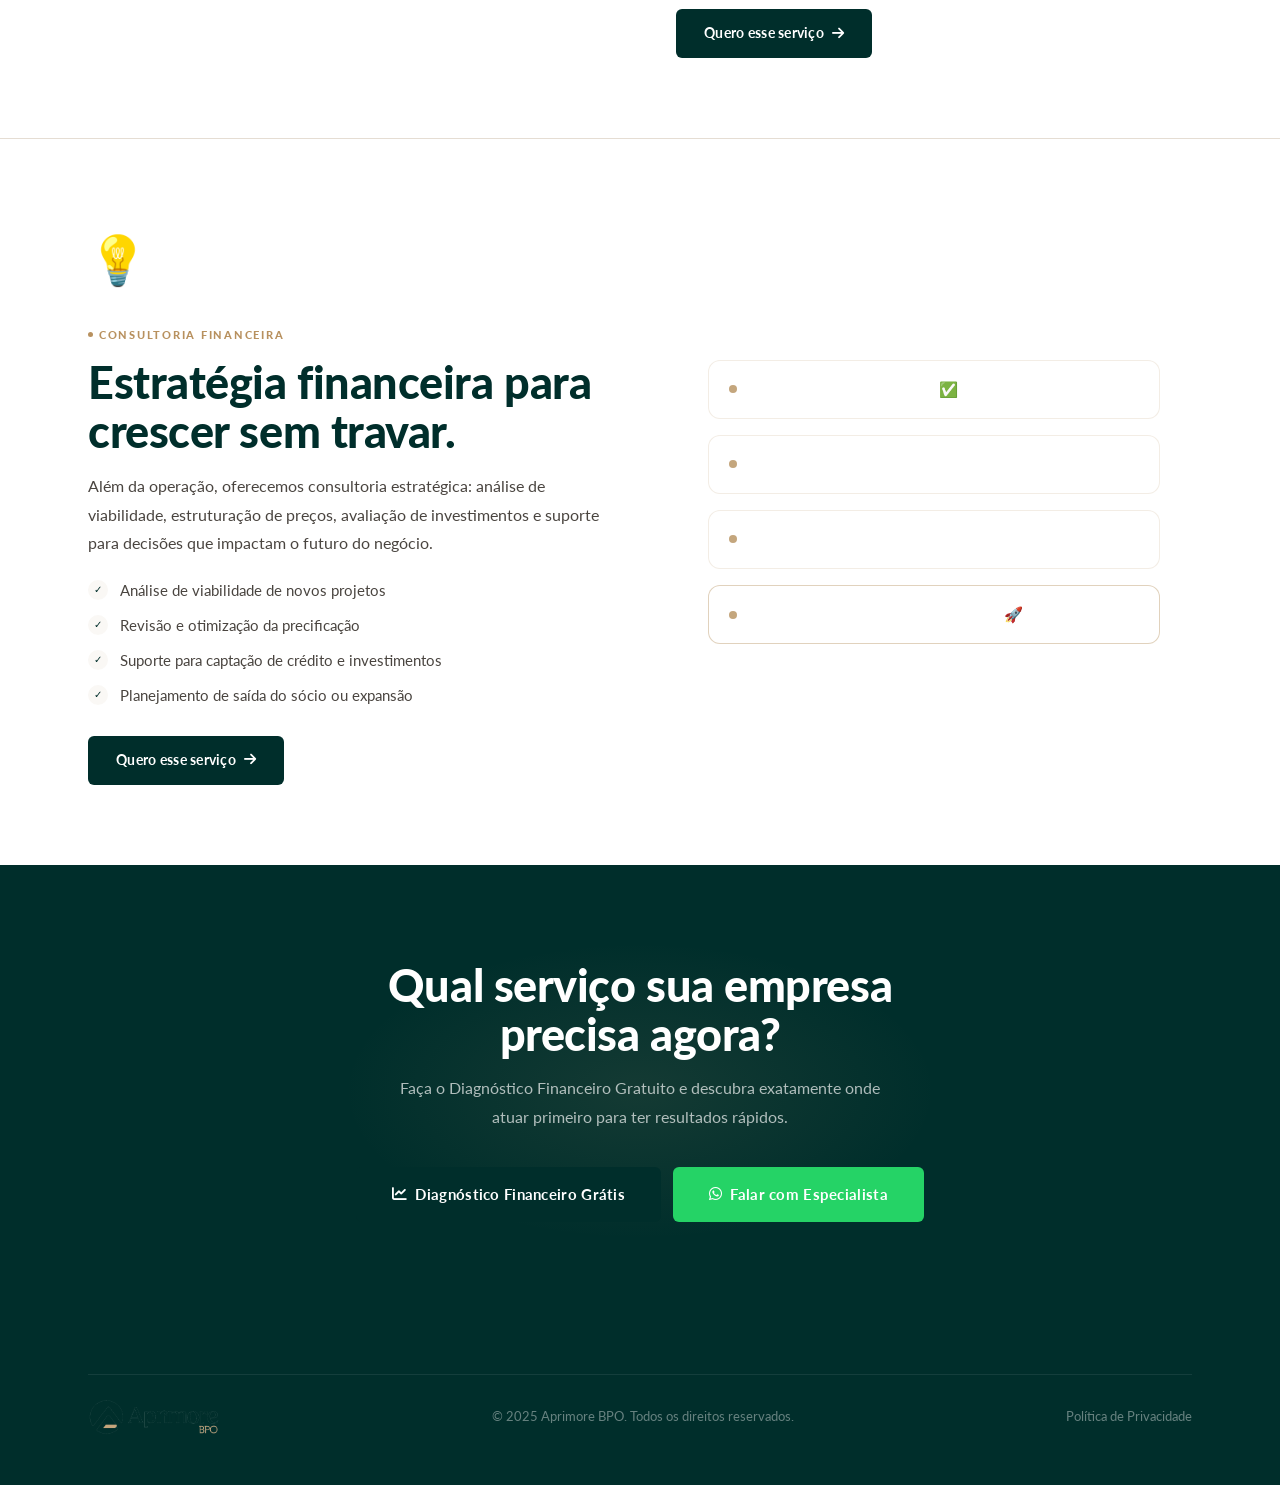
<file: servicos.html>
<!DOCTYPE html>
<html lang="pt-BR">
<head>
  <meta charset="UTF-8">
  <meta name="viewport" content="width=device-width, initial-scale=1.0">
  <title>Serviços de BPO Financeiro | Aprimore BPO</title>
  <meta name="description" content="Conciliação bancária, fluxo de caixa, DRE gerencial, contas a pagar e a receber, indicadores financeiros e muito mais. Conheça todos os serviços da Aprimore BPO.">
  <link rel="preconnect" href="https://fonts.googleapis.com">
  <link href="https://fonts.googleapis.com/css2?family=Lato:wght@400;700;900&display=swap" rel="stylesheet">
  <link rel="stylesheet" href="https://cdnjs.cloudflare.com/ajax/libs/font-awesome/6.5.1/css/all.min.css">
  <link rel="stylesheet" href="style.css">
  <style>
    .service-detail {
      padding: 80px 0;
      border-bottom: 1px solid var(--borda);
    }
    .service-detail:nth-child(even) { background: var(--bg-1); }
    .service-detail-grid {
      display: grid;
      grid-template-columns: 1fr 1fr;
      gap: 72px;
      align-items: center;
    }
    .service-detail:nth-child(even) .service-detail-grid { direction: rtl; }
    .service-detail:nth-child(even) .service-detail-grid > * { direction: ltr; }
    .service-detail-icon {
      font-size: 3rem;
      margin-bottom: 20px;
      display: block;
    }
    .service-detail h2 { color: var(--verde); margin-bottom: 16px; }
    .service-detail p   { margin-bottom: 20px; }
    .service-benefit-list {
      display: flex;
      flex-direction: column;
      gap: 10px;
      margin-bottom: 28px;
    }
    .sbl-item {
      display: flex;
      gap: 12px;
      align-items: flex-start;
      font-size: 0.95rem;
      color: var(--texto-md);
    }
    .sbl-check {
      width: 20px; height: 20px;
      background: rgba(196,166,125,0.08);
      border-radius: 50%;
      display: flex;
      align-items: center;
      justify-content: center;
      color: var(--verde);
      font-size: 0.65rem;
      flex-shrink: 0;
      margin-top: 2px;
    }
    .service-visual {
      background: linear-gradient(135deg, var(--verde), var(--verde-md));
      border-radius: var(--radius-lg);
      padding: 48px 32px;
      display: flex;
      flex-direction: column;
      gap: 16px;
    }
    .sv-item {
      background: rgba(255,255,255,0.08);
      border: 1px solid rgba(196,166,125,0.2);
      border-radius: var(--radius-md);
      padding: 16px 20px;
      display: flex;
      gap: 14px;
      align-items: center;
      color: #ffffff;
      font-size: 0.95rem;
    }
    .sv-dot {
      width: 8px; height: 8px;
      background: var(--ouro);
      border-radius: 50%;
      flex-shrink: 0;
    }
    @media (max-width: 768px) {
      .service-detail-grid { grid-template-columns: 1fr; gap: 40px; }
      .service-detail:nth-child(even) .service-detail-grid { direction: ltr; }
    }
  </style>
</head>
<body>

<nav class="navbar">
  <div class="container">
    <div class="nav-inner">
      <a href="index.html" class="nav-logo">
        <img src="logo.png" alt="Aprimore BPO" width="160" height="40">
      </a>
      <ul class="nav-links">
        <li><a href="index.html">Home</a></li>
        <li><a href="sobre.html">Sobre</a></li>
        <li><a href="servicos.html" class="active">Serviços</a></li>
        <li><a href="blog.html">Blog</a></li>
        <li><a href="diagnostico.html">Diagnóstico</a></li>
        <li><a href="contato.html">Contato</a></li>
      </ul>
      <div class="nav-cta">
        <a href="diagnostico.html" class="btn btn-primary btn-sm"><i class="fas fa-chart-line"></i> Diagnóstico Grátis</a>
        <a href="https://wa.me/5565993510460" target="_blank" rel="noopener" class="btn btn-verde btn-sm"><i class="fab fa-whatsapp"></i> WhatsApp</a>
      </div>
      <button class="nav-hamburger" aria-label="Menu"><span></span><span></span><span></span></button>
    </div>
  </div>
</nav>

<!-- HERO -->
<section style="background:linear-gradient(135deg,var(--verde),var(--verde-md));padding:140px 0 80px;text-align:center">
  <div class="container">
    <div class="badge" style="background:rgba(196,166,125,0.1);border-color:rgba(196,166,125,0.4);color:var(--ouro);margin-bottom:20px">
      <span class="badge-dot" style="background:var(--ouro)"></span> Soluções Completas
    </div>
    <h1 class="text-branco">Todos os serviços que o<br><span style="color:var(--ouro)">seu financeiro precisa</span></h1>
    <p style="color:rgba(255,255,255,0.75);font-size:1.1rem;max-width:600px;margin:16px auto 0">Do operacional ao estratégico. Uma única empresa cuidando de tudo para você crescer com segurança.</p>
  </div>
</section>

<!-- SERVIÇOS DETALHADOS -->

<div id="conciliacao" class="service-detail">
  <div class="container">
    <div class="service-detail-grid">
      <div>
        <span class="service-detail-icon">🏦</span>
        <div class="badge"><span class="badge-dot"></span> Conciliação Bancária</div>
        <h2>Suas contas conferidas.<br>Dia após dia.</h2>
        <p>A conciliação bancária é a comparação entre os registros internos da empresa e os extratos bancários. Um erro nesse processo pode gerar decisões erradas baseadas em saldos fictícios.</p>
        <p>Na Aprimore BPO, conciliamos todas as suas contas bancárias com precisão, identificando discrepâncias, lançamentos duplicados e movimentações não autorizadas.</p>
        <div class="service-benefit-list">
          <div class="sbl-item"><div class="sbl-check">✓</div><span>Conciliação diária ou semanal de todas as contas</span></div>
          <div class="sbl-item"><div class="sbl-check">✓</div><span>Identificação imediata de divergências e erros</span></div>
          <div class="sbl-item"><div class="sbl-check">✓</div><span>Relatório de conciliação sempre atualizado</span></div>
          <div class="sbl-item"><div class="sbl-check">✓</div><span>Integração com seu sistema de gestão (ERP)</span></div>
        </div>
        <a href="diagnostico.html" class="btn btn-verde">Quero esse serviço <i class="fas fa-arrow-right"></i></a>
      </div>
      <div class="service-visual">
        <div class="sv-item"><span class="sv-dot"></span> Extrato Banco do Brasil ✅ Conciliado</div>
        <div class="sv-item"><span class="sv-dot"></span> Extrato Bradesco ✅ Conciliado</div>
        <div class="sv-item"><span class="sv-dot"></span> Conta PJ Nubank ✅ Conciliado</div>
        <div class="sv-item"><span class="sv-dot"></span> Divergências encontradas: 0</div>
        <div class="sv-item" style="border-color:rgba(196,166,125,0.5)"><span class="sv-dot"></span> Status: 100% Conciliado 🎯</div>
      </div>
    </div>
  </div>
</div>

<div id="fluxo" class="service-detail">
  <div class="container">
    <div class="service-detail-grid">
      <div>
        <span class="service-detail-icon">💹</span>
        <div class="badge"><span class="badge-dot"></span> Fluxo de Caixa</div>
        <h2>Saiba sempre o que vai entrar<br>e o que vai sair.</h2>
        <p>O fluxo de caixa é o coração financeiro da sua empresa. Sem ele, você voa às cegas. Com a Aprimore BPO, você terá projeções precisas de entradas e saídas para os próximos 30, 60 e 90 dias.</p>
        <div class="service-benefit-list">
          <div class="sbl-item"><div class="sbl-check">✓</div><span>Atualização diária das movimentações</span></div>
          <div class="sbl-item"><div class="sbl-check">✓</div><span>Projeção de caixa para 30, 60 e 90 dias</span></div>
          <div class="sbl-item"><div class="sbl-check">✓</div><span>Alertas de possíveis insuficiências de caixa</span></div>
          <div class="sbl-item"><div class="sbl-check">✓</div><span>Análise de sazonalidade e tendências</span></div>
        </div>
        <a href="diagnostico.html" class="btn btn-verde">Quero esse serviço <i class="fas fa-arrow-right"></i></a>
      </div>
      <div class="service-visual">
        <div class="sv-item"><span class="sv-dot"></span> Entradas previstas Julho: R$ 48.200</div>
        <div class="sv-item"><span class="sv-dot"></span> Saídas previstas Julho: R$ 31.500</div>
        <div class="sv-item" style="border-color:rgba(196,166,125,0.5)"><span class="sv-dot"></span> Saldo projetado: R$ 16.700 📈</div>
        <div class="sv-item"><span class="sv-dot"></span> Maior risco: semana 3 (pagamentos)</div>
        <div class="sv-item"><span class="sv-dot"></span> Ação sugerida: antecipar recebíveis</div>
      </div>
    </div>
  </div>
</div>

<div id="pagar" class="service-detail">
  <div class="container">
    <div class="service-detail-grid">
      <div>
        <span class="service-detail-icon">📤</span>
        <div class="badge"><span class="badge-dot"></span> Contas a Pagar</div>
        <h2>Zero atrasos.<br>Zero juros desnecessários.</h2>
        <p>Gerenciamos todas as obrigações financeiras da sua empresa: fornecedores, aluguel, folha, impostos e tudo mais. Cada pagamento no prazo certo, sem surpresas no extrato.</p>
        <div class="service-benefit-list">
          <div class="sbl-item"><div class="sbl-check">✓</div><span>Cadastro e controle de todos os fornecedores</span></div>
          <div class="sbl-item"><div class="sbl-check">✓</div><span>Agendamento inteligente de pagamentos</span></div>
          <div class="sbl-item"><div class="sbl-check">✓</div><span>Relatório de pagamentos realizados e pendentes</span></div>
          <div class="sbl-item"><div class="sbl-check">✓</div><span>Alertas com antecedência de vencimentos</span></div>
        </div>
        <a href="diagnostico.html" class="btn btn-verde">Quero esse serviço <i class="fas fa-arrow-right"></i></a>
      </div>
      <div class="service-visual">
        <div class="sv-item"><span class="sv-dot"></span> Aluguel — 10/07 ✅ Agendado</div>
        <div class="sv-item"><span class="sv-dot"></span> Fornecedor X — 15/07 ✅ Agendado</div>
        <div class="sv-item"><span class="sv-dot"></span> DAS Simples — 20/07 ✅ Agendado</div>
        <div class="sv-item" style="border-color:rgba(196,166,125,0.5)"><span class="sv-dot"></span> Multas e juros evitados: R$ 0,00 🎯</div>
      </div>
    </div>
  </div>
</div>

<div id="receber" class="service-detail">
  <div class="container">
    <div class="service-detail-grid">
      <div>
        <span class="service-detail-icon">📥</span>
        <div class="badge"><span class="badge-dot"></span> Contas a Receber</div>
        <h2>Seu dinheiro chegando.<br>Na hora certa.</h2>
        <p>Controlamos todo o ciclo de faturamento e recebimento: da emissão da cobrança até a confirmação do pagamento. Inadimplência monitorada e cobranças realizadas de forma profissional.</p>
        <div class="service-benefit-list">
          <div class="sbl-item"><div class="sbl-check">✓</div><span>Controle completo de clientes e contratos</span></div>
          <div class="sbl-item"><div class="sbl-check">✓</div><span>Emissão e acompanhamento de cobranças</span></div>
          <div class="sbl-item"><div class="sbl-check">✓</div><span>Relatório de inadimplência e aging list</span></div>
          <div class="sbl-item"><div class="sbl-check">✓</div><span>Régua de cobrança automatizada</span></div>
        </div>
        <a href="diagnostico.html" class="btn btn-verde">Quero esse serviço <i class="fas fa-arrow-right"></i></a>
      </div>
      <div class="service-visual">
        <div class="sv-item"><span class="sv-dot"></span> Recebimentos confirmados: R$ 22.800</div>
        <div class="sv-item"><span class="sv-dot"></span> A receber até final do mês: R$ 18.400</div>
        <div class="sv-item"><span class="sv-dot"></span> Em atraso (+5 dias): R$ 1.200</div>
        <div class="sv-item" style="border-color:rgba(196,166,125,0.5)"><span class="sv-dot"></span> Cobrança enviada automaticamente ✅</div>
      </div>
    </div>
  </div>
</div>

<div id="dre" class="service-detail">
  <div class="container">
    <div class="service-detail-grid">
      <div>
        <span class="service-detail-icon">📊</span>
        <div class="badge"><span class="badge-dot"></span> DRE Gerencial</div>
        <h2>Saiba exatamente o quanto<br>sua empresa lucra.</h2>
        <p>O DRE Gerencial é o retrato fiel do desempenho financeiro da sua empresa. Produzimos mensalmente um demonstrativo completo em linguagem clara, sem jargão contábil complicado.</p>
        <div class="service-benefit-list">
          <div class="sbl-item"><div class="sbl-check">✓</div><span>DRE mensal completo e atualizado</span></div>
          <div class="sbl-item"><div class="sbl-check">✓</div><span>Comparativo com meses anteriores</span></div>
          <div class="sbl-item"><div class="sbl-check">✓</div><span>Análise de margem bruta, operacional e líquida</span></div>
          <div class="sbl-item"><div class="sbl-check">✓</div><span>Linguagem simples e acessível para o empresário</span></div>
        </div>
        <a href="diagnostico.html" class="btn btn-verde">Quero esse serviço <i class="fas fa-arrow-right"></i></a>
      </div>
      <div class="service-visual">
        <div class="sv-item"><span class="sv-dot"></span> Receita Bruta: R$ 85.000</div>
        <div class="sv-item"><span class="sv-dot"></span> Custos e Despesas: R$ (52.300)</div>
        <div class="sv-item"><span class="sv-dot"></span> Lucro Operacional: R$ 32.700</div>
        <div class="sv-item" style="border-color:rgba(196,166,125,0.5)"><span class="sv-dot"></span> Margem Líquida: 38,5% 📈</div>
      </div>
    </div>
  </div>
</div>

<div id="indicadores" class="service-detail">
  <div class="container">
    <div class="service-detail-grid">
      <div>
        <span class="service-detail-icon">🎯</span>
        <div class="badge"><span class="badge-dot"></span> Indicadores Financeiros</div>
        <h2>Os números certos para<br>as decisões certas.</h2>
        <p>Monitoramos os KPIs financeiros essenciais do seu negócio: lucratividade, rentabilidade, ponto de equilíbrio, ticket médio, margem de contribuição e muito mais.</p>
        <div class="service-benefit-list">
          <div class="sbl-item"><div class="sbl-check">✓</div><span>Dashboard de indicadores atualizado mensalmente</span></div>
          <div class="sbl-item"><div class="sbl-check">✓</div><span>Análise de tendências e variações</span></div>
          <div class="sbl-item"><div class="sbl-check">✓</div><span>Comparativo com metas estabelecidas</span></div>
          <div class="sbl-item"><div class="sbl-check">✓</div><span>Alertas quando indicadores saem da faixa ideal</span></div>
        </div>
        <a href="diagnostico.html" class="btn btn-verde">Quero esse serviço <i class="fas fa-arrow-right"></i></a>
      </div>
      <div class="service-visual">
        <div class="sv-item"><span class="sv-dot"></span> Lucratividade: 38,5% ✅ Meta: 35%</div>
        <div class="sv-item"><span class="sv-dot"></span> Ticket Médio: R$ 4.250 ✅ +12%</div>
        <div class="sv-item"><span class="sv-dot"></span> Ponto de Equilíbrio: R$ 48.000</div>
        <div class="sv-item" style="border-color:rgba(196,166,125,0.5)"><span class="sv-dot"></span> ROI dos investimentos: 24% ✅</div>
      </div>
    </div>
  </div>
</div>

<div id="planejamento" class="service-detail">
  <div class="container">
    <div class="service-detail-grid">
      <div>
        <span class="service-detail-icon">🗺️</span>
        <div class="badge"><span class="badge-dot"></span> Planejamento Financeiro</div>
        <h2>Construa o futuro com<br>números reais.</h2>
        <p>Planejamento financeiro não é luxo — é sobrevivência. Ajudamos a construir orçamentos, projeções e metas financeiras alinhadas com os objetivos de crescimento da sua empresa.</p>
        <div class="service-benefit-list">
          <div class="sbl-item"><div class="sbl-check">✓</div><span>Orçamento anual detalhado (Budget)</span></div>
          <div class="sbl-item"><div class="sbl-check">✓</div><span>Revisões trimestrais e ajustes de rota</span></div>
          <div class="sbl-item"><div class="sbl-check">✓</div><span>Projeções de cenários (otimista, realista, pessimista)</span></div>
          <div class="sbl-item"><div class="sbl-check">✓</div><span>Metas financeiras SMART com acompanhamento</span></div>
        </div>
        <a href="diagnostico.html" class="btn btn-verde">Quero esse serviço <i class="fas fa-arrow-right"></i></a>
      </div>
      <div class="service-visual">
        <div class="sv-item"><span class="sv-dot"></span> Meta de Faturamento 2025: R$ 1,2M</div>
        <div class="sv-item"><span class="sv-dot"></span> Progresso atual: 62% atingido ✅</div>
        <div class="sv-item"><span class="sv-dot"></span> Meta de Margem: 35% — Atual: 38% 🎯</div>
        <div class="sv-item" style="border-color:rgba(196,166,125,0.5)"><span class="sv-dot"></span> Próxima revisão: Setembro 2025</div>
      </div>
    </div>
  </div>
</div>

<div id="relatorios" class="service-detail">
  <div class="container">
    <div class="service-detail-grid">
      <div>
        <span class="service-detail-icon">📋</span>
        <div class="badge"><span class="badge-dot"></span> Relatórios Gerenciais</div>
        <h2>O resumo financeiro que<br>você realmente entende.</h2>
        <p>Chega de relatórios complicados que ninguém lê. Nossos relatórios gerenciais são claros, visuais e focados nas informações que você precisa para tomar decisões.</p>
        <div class="service-benefit-list">
          <div class="sbl-item"><div class="sbl-check">✓</div><span>Relatório executivo mensal completo</span></div>
          <div class="sbl-item"><div class="sbl-check">✓</div><span>Gráficos e dashboards visuais</span></div>
          <div class="sbl-item"><div class="sbl-check">✓</div><span>Análise dos resultados e plano de ação</span></div>
          <div class="sbl-item"><div class="sbl-check">✓</div><span>Reunião mensal de apresentação dos resultados</span></div>
        </div>
        <a href="diagnostico.html" class="btn btn-verde">Quero esse serviço <i class="fas fa-arrow-right"></i></a>
      </div>
      <div class="service-visual">
        <div class="sv-item"><span class="sv-dot"></span> Relatório de Junho 2025 ✅ Pronto</div>
        <div class="sv-item"><span class="sv-dot"></span> Destaque: lucro cresceu 18% vs maio</div>
        <div class="sv-item"><span class="sv-dot"></span> Alerta: despesas admin +8% (investigar)</div>
        <div class="sv-item" style="border-color:rgba(196,166,125,0.5)"><span class="sv-dot"></span> Reunião agendada: 05/07 às 14h 📅</div>
      </div>
    </div>
  </div>
</div>

<div id="consultoria" class="service-detail" style="border-bottom:none">
  <div class="container">
    <div class="service-detail-grid">
      <div>
        <span class="service-detail-icon">💡</span>
        <div class="badge"><span class="badge-dot"></span> Consultoria Financeira</div>
        <h2>Estratégia financeira para<br>crescer sem travar.</h2>
        <p>Além da operação, oferecemos consultoria estratégica: análise de viabilidade, estruturação de preços, avaliação de investimentos e suporte para decisões que impactam o futuro do negócio.</p>
        <div class="service-benefit-list">
          <div class="sbl-item"><div class="sbl-check">✓</div><span>Análise de viabilidade de novos projetos</span></div>
          <div class="sbl-item"><div class="sbl-check">✓</div><span>Revisão e otimização da precificação</span></div>
          <div class="sbl-item"><div class="sbl-check">✓</div><span>Suporte para captação de crédito e investimentos</span></div>
          <div class="sbl-item"><div class="sbl-check">✓</div><span>Planejamento de saída do sócio ou expansão</span></div>
        </div>
        <a href="diagnostico.html" class="btn btn-verde">Quero esse serviço <i class="fas fa-arrow-right"></i></a>
      </div>
      <div class="service-visual">
        <div class="sv-item"><span class="sv-dot"></span> Análise de nova filial: Viável ✅</div>
        <div class="sv-item"><span class="sv-dot"></span> Margem mínima recomendada: 28%</div>
        <div class="sv-item"><span class="sv-dot"></span> Prazo de retorno estimado: 14 meses</div>
        <div class="sv-item" style="border-color:rgba(196,166,125,0.5)"><span class="sv-dot"></span> Recomendação: Avançar em Q4/2025 🚀</div>
      </div>
    </div>
  </div>
</div>

<!-- CTA -->
<section class="cta-section">
  <div class="container">
    <h2>Qual serviço sua empresa<br>precisa agora?</h2>
    <p>Faça o Diagnóstico Financeiro Gratuito e descubra exatamente onde atuar primeiro para ter resultados rápidos.</p>
    <div class="cta-buttons">
      <a href="diagnostico.html" class="btn btn-primary btn-lg"><i class="fas fa-chart-line"></i> Diagnóstico Financeiro Grátis</a>
      <a href="https://wa.me/5565993510460" target="_blank" rel="noopener" class="btn btn-whatsapp btn-lg"><i class="fab fa-whatsapp"></i> Falar com Especialista</a>
    </div>
  </div>
</section>

<footer>
  <div class="container">
    <div style="display:flex;align-items:center;justify-content:space-between;flex-wrap:wrap;gap:16px;padding:24px 0;border-top:1px solid rgba(255,255,255,0.08)">
      <img src="logo.png" alt="Aprimore BPO" height="36">
      <span style="font-size:0.82rem;color:rgba(255,255,255,0.4)">© 2025 Aprimore BPO. Todos os direitos reservados.</span>
      <a href="politica-privacidade.html" style="color:rgba(255,255,255,0.4);text-decoration:none;font-size:0.82rem">Política de Privacidade</a>
    </div>
  </div>
</footer>

<a href="https://wa.me/5565993510460" class="whatsapp-float" target="_blank" rel="noopener" aria-label="WhatsApp">
  <i class="fab fa-whatsapp" style="color:#fff;font-size:1.8rem"></i>
</a>

<script src="main.js"></script>
</body>
</html>
</file>
<file: style.css>
/* =====================================================
   APRIMORE BPO — Manual da Marca
   Verde #002e2b · Dourado #c4a67d · Fonte: Lato
   Fundo claro #ffffff / #f8f6f2
   ===================================================== */
*, *::before, *::after { box-sizing: border-box; margin: 0; padding: 0; }

:root {
  --verde:   #002e2b;
  --verde2:  #003d38;
  --ouro:    #c4a67d;
  --ouro2:   #b8915f;
  --bg:      #f8f6f2;
  --bg2:     #ffffff;
  --borda:   #e5ddd3;
  --borda2:  #d4c9b8;
  --texto:   #1a1a1a;
  --texto2:  #4a4540;
  --texto3:  #8a8480;
  --sombra:  0 4px 24px rgba(0,46,43,0.08);
  --sombra2: 0 12px 48px rgba(0,46,43,0.12);
  /* compat */
  --dourado:#c4a67d; --dourado-light:#d4ba96; --dourado-dark:#b8915f;
  --cinza-bg:#f8f6f2; --cinza-light:#e5ddd3; --cinza-text:#4a4540;
  --verde-escuro:#002e2b; --verde-light:#003d38; --verde-mid:#003d38;
  --verde-pale:rgba(0,46,43,0.05); --verde-hi:#004d47;
  --ouro-hi:#d4ba96; --ouro-dk:#b8915f; --ouro-line:rgba(196,166,125,0.3);
  --borda-hi:#d4c9b8; --borda-ouro:rgba(196,166,125,0.35);
  --preto:#1a1a1a; --preto-1:#f8f6f2; --preto-2:#f0ebe3;
  --cinza-1:#1a1a1a; --cinza-2:#4a4540; --cinza-3:#8a8480; --cinza-4:#e5ddd3;
  --ouro-3:#b8915f; --bg-1:#ffffff; --bg-2:#f0ebe3;
  --texto-md:#4a4540; --texto-dk:#8a8480;
  --radius-sm:6px; --radius-md:12px; --radius-lg:20px;
  --r-sm:6px; --r-md:12px; --r-lg:20px;
  --t:all 0.25s ease; --transition:all 0.25s ease;
  --sh-card:0 4px 24px rgba(0,46,43,0.08);
  --sh-lg:0 12px 48px rgba(0,46,43,0.12);
}

html { scroll-behavior: smooth; }
body {
  font-family: 'Lato', sans-serif;
  background: var(--bg2);
  color: var(--texto);
  line-height: 1.65;
  overflow-x: hidden;
  -webkit-font-smoothing: antialiased;
}

h1,h2 { font-family:'Lato',sans-serif; font-weight:900; line-height:1.1; letter-spacing:-0.01em; color:var(--verde); }
h3,h4,h5 { font-family:'Lato',sans-serif; font-weight:700; line-height:1.3; color:var(--verde); }
h1 { font-size:clamp(2.2rem,4.5vw,3.8rem); }
h2 { font-size:clamp(1.8rem,3.5vw,3rem); }
h3 { font-size:clamp(1rem,1.8vw,1.25rem); }
h4 { font-size:0.97rem; }
p  { color:var(--texto2); line-height:1.78; }
em { font-style:normal; color:var(--ouro2); }
a  { color:var(--verde); }

.container { max-width:1160px; margin:0 auto; padding:0 28px; }
.section    { padding:96px 0; }
.section-sm { padding:64px 0; }

/* EYEBROW */
.eyebrow {
  display:inline-block; font-size:0.68rem; font-weight:900;
  letter-spacing:0.18em; text-transform:uppercase;
  color:var(--ouro2); margin-bottom:14px;
}
.badge {
  display:inline-flex; align-items:center; gap:6px;
  font-size:0.68rem; font-weight:900; letter-spacing:0.16em;
  text-transform:uppercase; color:var(--ouro2); margin-bottom:14px;
  background:transparent; border:none; padding:0;
}
.badge-dot { width:5px; height:5px; background:var(--ouro2); border-radius:50%; display:inline-block; }

/* BOTÕES */
.btn {
  display:inline-flex; align-items:center; gap:8px;
  padding:13px 28px; font-family:'Lato',sans-serif;
  font-size:0.87rem; font-weight:700; text-decoration:none;
  cursor:pointer; border:none; border-radius:6px;
  transition:var(--t); white-space:nowrap; letter-spacing:0.02em;
}
.btn-primary { background:var(--verde); color:#fff; }
.btn-primary:hover { background:var(--verde2); transform:translateY(-2px); box-shadow:0 6px 20px rgba(0,46,43,0.22); }
.btn-outline { background:transparent; color:var(--verde); border:1.5px solid var(--verde); }
.btn-outline:hover { background:var(--verde); color:#fff; }
.btn-ghost { background:rgba(0,46,43,0.05); color:var(--verde); border:1px solid rgba(0,46,43,0.15); }
.btn-ghost:hover { background:rgba(0,46,43,0.1); transform:translateY(-2px); }
.btn-verde { background:var(--verde); color:#fff; }
.btn-verde:hover { background:var(--verde2); transform:translateY(-2px); }
.btn-dourado { background:var(--ouro); color:var(--verde); font-weight:900; }
.btn-dourado:hover { background:var(--ouro2); transform:translateY(-2px); }
.btn-whatsapp { background:#25d366; color:#fff; }
.btn-whatsapp:hover { background:#22bf5c; transform:translateY(-2px); }
.btn-lg { padding:15px 36px; font-size:0.92rem; }
.btn-sm { padding:9px 20px; font-size:0.81rem; }

/* ── NAVBAR ── */
.navbar {
  position:fixed; top:0; left:0; right:0; z-index:100;
  background:rgba(255,255,255,0.96);
  backdrop-filter:blur(20px); -webkit-backdrop-filter:blur(20px);
  border-bottom:1px solid var(--borda);
  transition:var(--t);
}
.navbar.scrolled { box-shadow:0 2px 20px rgba(0,46,43,0.09); }
.nav-inner { display:flex; align-items:center; justify-content:space-between; height:68px; }
.nav-logo img { height:36px; width:auto; }
.nav-links { display:flex; align-items:center; gap:0; list-style:none; }
.nav-links a { text-decoration:none; color:var(--texto2); font-size:0.86rem; font-weight:700; padding:8px 13px; border-radius:6px; transition:var(--t); }
.nav-links a:hover { color:var(--verde); background:rgba(0,46,43,0.05); }
.nav-links a.active { color:var(--verde); }
.nav-cta { display:flex; align-items:center; gap:10px; }
.nav-toggle,.nav-hamburger { display:none; flex-direction:column; gap:5px; cursor:pointer; padding:8px; background:none; border:none; }
.nav-toggle span,.nav-hamburger span { width:22px; height:2px; background:var(--verde); border-radius:2px; transition:var(--t); display:block; }

/* ── HERO — DOIS BLOCOS LADO A LADO ── */
.hero {
  padding-top:68px;
  background:var(--bg);
  overflow:hidden;
  min-height:100vh;
}
.hero-grid {
  display:grid;
  grid-template-columns:1fr 1fr;
  min-height:calc(100vh - 68px);
}
/* coluna esquerda */
.hero-content {
  display:flex; flex-direction:column; justify-content:center;
  padding:72px 56px 72px max(28px,calc((100vw - 1160px)/2 + 28px));
  background:var(--bg);
}
.hero-tag {
  display:inline-flex; align-items:center; gap:8px;
  font-size:0.7rem; font-weight:900; letter-spacing:0.16em;
  text-transform:uppercase; color:var(--ouro2); margin-bottom:24px;
}
.hero-tag-dot { width:6px; height:6px; background:var(--ouro2); border-radius:50%; animation:blink 2s ease-in-out infinite; }
@keyframes blink { 0%,100%{opacity:1} 50%{opacity:0.3} }
.hero h1 { font-size:clamp(2.4rem,3.8vw,3.8rem); margin-bottom:20px; color:var(--verde); }
.hero h1 em { color:var(--ouro2); }
.hero-sub { font-size:1.03rem; color:var(--texto2); max-width:420px; margin-bottom:32px; line-height:1.78; }
.hero-actions { display:flex; flex-wrap:wrap; gap:12px; margin-bottom:48px; }
.hero-stats { display:flex; gap:32px; padding-top:28px; border-top:1px solid var(--borda); }
.hero-stat-num { font-size:1.85rem; font-weight:900; color:var(--verde); line-height:1; margin-bottom:4px; }
.hero-stat-label { font-size:0.68rem; color:var(--texto3); font-weight:700; text-transform:uppercase; letter-spacing:0.09em; }

/* coluna direita — FOTO */
.hero-visual {
  position:relative;
  overflow:hidden;
  background:var(--borda);
}
.hero-photo {
  position:absolute;
  top:0; left:0; right:0; bottom:0;
  width:100%; height:100%;
  object-fit:cover;
  object-position:top center;
  display:block;
}
.hero-photo-overlay {
  position:absolute; inset:0; z-index:1; pointer-events:none;
  background:linear-gradient(to right, var(--bg) 0%, transparent 18%);
}
.hero-card {
  position:absolute; z-index:2;
  background:rgba(255,255,255,0.95);
  backdrop-filter:blur(12px);
  border:1px solid var(--borda);
  border-radius:12px; padding:13px 17px;
  display:flex; align-items:center; gap:11px;
  min-width:185px; box-shadow:var(--sombra);
}
.hero-card-1 { bottom:100px; left:-16px; }
.hero-card-2 { top:90px;    right:16px; }
.hc-icon { width:34px; height:34px; border-radius:8px; background:var(--verde); display:flex; align-items:center; justify-content:center; color:var(--ouro); font-size:0.9rem; flex-shrink:0; }
.hc-label { font-size:0.64rem; color:var(--texto3); font-weight:700; text-transform:uppercase; letter-spacing:0.07em; margin-bottom:2px; }
.hc-value { font-size:0.88rem; color:var(--verde); font-weight:900; }

/* ── PROOF STRIP ── */
.proof-strip { background:var(--verde); padding:16px 0; }
.proof-inner { display:flex; align-items:center; justify-content:center; gap:40px; flex-wrap:wrap; }
.proof-item { display:flex; align-items:center; gap:8px; font-size:0.74rem; font-weight:700; color:rgba(255,255,255,0.65); letter-spacing:0.06em; text-transform:uppercase; white-space:nowrap; }
.proof-item i { color:var(--ouro); }

/* ── SECTION HEADER ── */
.sec-header { text-align:center; max-width:620px; margin:0 auto 64px; }
.sec-header h2 { margin-bottom:12px; }
.sec-header p { font-size:1.02rem; }

/* ── PROBLEMAS ── */
.problems-section { background:var(--verde); padding:96px 0; }
.problems-section .sec-header h2 { color:#fff; }
.problems-section .sec-header p  { color:rgba(255,255,255,0.6); }
.problems-grid { display:grid; grid-template-columns:repeat(3,1fr); gap:1px; background:rgba(255,255,255,0.08); border:1px solid rgba(255,255,255,0.08); border-radius:16px; overflow:hidden; margin-top:48px; }
.problem-card { background:rgba(0,0,0,0.12); padding:30px 26px; transition:var(--t); }
.problem-card:hover { background:rgba(0,0,0,0.22); }
.p-num { font-size:2.4rem; font-weight:900; color:rgba(255,255,255,0.06); line-height:1; margin-bottom:12px; display:block; }
.problem-card h4 { color:var(--ouro); margin-bottom:8px; font-size:0.91rem; }
.problem-card p  { font-size:0.85rem; color:rgba(255,255,255,0.55); line-height:1.65; }

/* ── SOLUÇÃO ── */
.solution-section { background:var(--bg2); }
.solution-grid { display:grid; grid-template-columns:1fr 1fr; gap:72px; align-items:center; }
.solution-visual { position:relative; }
.solution-photo { width:100%; border-radius:16px; display:block; object-fit:cover; aspect-ratio:3/4; box-shadow:var(--sombra2); }
.solution-visual::before { content:''; position:absolute; top:-10px; left:-10px; width:42px; height:42px; border-top:2px solid var(--ouro); border-left:2px solid var(--ouro); border-radius:4px 0 0 0; }
.solution-visual::after  { content:''; position:absolute; bottom:-10px; right:-10px; width:42px; height:42px; border-bottom:2px solid var(--ouro); border-right:2px solid var(--ouro); border-radius:0 0 4px 0; }
.solution-list { display:flex; flex-direction:column; }
.solution-item { display:flex; gap:16px; align-items:flex-start; padding:22px 0; border-bottom:1px solid var(--borda); }
.solution-item:first-child { padding-top:0; }
.solution-item:last-child { border-bottom:none; padding-bottom:0; }
.sol-num { font-size:0.65rem; font-weight:900; color:var(--ouro2); letter-spacing:0.12em; padding-top:3px; flex-shrink:0; width:22px; }
.solution-item h4 { color:var(--verde); margin-bottom:4px; }
.solution-item p  { font-size:0.87rem; }

/* ── BENEFÍCIOS ── */
.benefits-section { background:var(--bg); }
.benefits-grid { display:grid; grid-template-columns:repeat(3,1fr); gap:14px; }
.benefit-card { background:var(--bg2); border:1px solid var(--borda); border-radius:12px; padding:28px 24px; transition:var(--t); }
.benefit-card:hover { border-color:var(--ouro); box-shadow:var(--sombra); transform:translateY(-3px); }
.b-icon { width:40px; height:40px; border-radius:8px; background:rgba(0,46,43,0.06); border:1px solid var(--borda); display:flex; align-items:center; justify-content:center; font-size:1.1rem; color:var(--verde); margin-bottom:16px; }
.benefit-card h4 { color:var(--verde); margin-bottom:8px; font-size:0.91rem; }
.benefit-card p  { font-size:0.84rem; line-height:1.62; }

/* ── SERVIÇOS ── */
.services-section { background:var(--verde); }
.services-section .sec-header h2 { color:#fff; }
.services-section .sec-header p  { color:rgba(255,255,255,0.6); }
.services-grid { display:grid; grid-template-columns:repeat(3,1fr); gap:12px; }
.service-card { background:rgba(255,255,255,0.05); border:1px solid rgba(255,255,255,0.09); border-radius:12px; padding:24px 20px; transition:var(--t); text-decoration:none; display:flex; flex-direction:column; gap:9px; }
.service-card:hover { background:rgba(255,255,255,0.09); border-color:rgba(196,166,125,0.4); transform:translateY(-3px); }
.s-icon { width:36px; height:36px; border-radius:8px; background:rgba(196,166,125,0.1); border:1px solid rgba(196,166,125,0.2); display:flex; align-items:center; justify-content:center; font-size:0.95rem; color:var(--ouro); }
.service-card h4 { color:rgba(255,255,255,0.88); font-size:0.9rem; }
.service-card p  { font-size:0.82rem; color:rgba(255,255,255,0.5); flex:1; line-height:1.6; }
.s-arrow { font-size:0.7rem; font-weight:700; color:var(--ouro); opacity:0; transition:var(--t); display:flex; align-items:center; gap:4px; }
.service-card:hover .s-arrow { opacity:1; }

/* ── PROCESSO ── */
.process-section { background:var(--bg2); }
.process-steps { display:grid; grid-template-columns:repeat(4,1fr); gap:0; position:relative; margin-top:56px; }
.process-steps::before { content:''; position:absolute; top:20px; left:8%; right:8%; height:1px; background:var(--borda); z-index:0; }
.process-step { display:flex; flex-direction:column; align-items:center; text-align:center; padding:0 16px; position:relative; z-index:1; }
.p-circle { width:40px; height:40px; border-radius:50%; border:2px solid var(--ouro); background:var(--bg2); display:flex; align-items:center; justify-content:center; font-size:0.78rem; font-weight:900; color:var(--ouro2); margin-bottom:20px; flex-shrink:0; }
.process-step h4 { color:var(--verde); margin-bottom:6px; font-size:0.87rem; }
.process-step p   { font-size:0.8rem; color:var(--texto3); }

/* ── INDICADORES ── */
.indicators-section { background:var(--bg); }
.indicators-grid { display:grid; grid-template-columns:repeat(4,1fr); gap:1px; background:var(--borda); border:1px solid var(--borda); border-radius:16px; overflow:hidden; }
.indicator-card { background:var(--bg2); text-align:center; padding:44px 20px; transition:var(--t); }
.indicator-card:hover { background:var(--bg); }
.ind-num { font-size:3.2rem; font-weight:900; color:var(--verde); line-height:1; margin-bottom:8px; }
.ind-num span { color:var(--ouro2); }
.ind-label { font-size:0.72rem; color:var(--texto3); font-weight:700; text-transform:uppercase; letter-spacing:0.1em; }

/* ── SOBRE ── */
.about-section { background:var(--bg); }
.about-grid { display:grid; grid-template-columns:1fr 1fr; gap:80px; align-items:center; }
.about-visual { position:relative; }
.about-photo { width:100%; border-radius:16px; display:block; object-fit:cover; aspect-ratio:3/4; box-shadow:var(--sombra2); }
.about-badge { position:absolute; bottom:-20px; right:-20px; background:var(--verde); border:1px solid rgba(196,166,125,0.3); padding:18px 22px; border-radius:12px; text-align:center; box-shadow:var(--sombra); z-index:2; }
.about-badge strong { display:block; font-size:2rem; font-weight:900; color:var(--ouro); line-height:1; }
.about-badge span { font-size:0.67rem; color:rgba(255,255,255,0.65); text-transform:uppercase; letter-spacing:0.08em; }

/* ── DEPOIMENTOS ── */
.testimonials-section { background:var(--bg2); }
.testimonials-grid { display:grid; grid-template-columns:repeat(3,1fr); gap:14px; }
.testimonial-card { background:var(--bg); border:1px solid var(--borda); border-radius:12px; padding:28px 24px; transition:var(--t); display:flex; flex-direction:column; gap:16px; }
.testimonial-card:hover { border-color:var(--borda2); box-shadow:var(--sombra); }
.t-stars { color:var(--ouro2); font-size:0.78rem; letter-spacing:3px; }
.t-text { font-size:0.91rem; color:var(--texto2); line-height:1.72; flex:1; font-style:italic; }
.t-author { display:flex; align-items:center; gap:11px; }
.t-avatar { width:36px; height:36px; background:linear-gradient(135deg,var(--verde),var(--ouro2)); border-radius:50%; display:flex; align-items:center; justify-content:center; font-size:0.8rem; font-weight:900; color:#fff; flex-shrink:0; }
.t-name { font-size:0.84rem; font-weight:700; color:var(--verde); }
.t-role { font-size:0.71rem; color:var(--texto3); }

/* ── FAQ ── */
.faq-section { background:var(--bg); }
.faq-list { max-width:720px; margin:0 auto; display:flex; flex-direction:column; gap:6px; }
.faq-item { background:var(--bg2); border:1px solid var(--borda); border-radius:10px; overflow:hidden; transition:var(--t); }
.faq-item.open { border-color:var(--ouro); }
.faq-question { display:flex; align-items:center; justify-content:space-between; padding:18px 22px; cursor:pointer; font-size:0.91rem; font-weight:700; color:var(--verde); gap:16px; user-select:none; transition:var(--t); }
.faq-question:hover { background:var(--bg); }
.faq-icon { width:22px; height:22px; border-radius:50%; border:1.5px solid var(--borda2); display:flex; align-items:center; justify-content:center; font-size:0.85rem; color:var(--ouro2); flex-shrink:0; transition:var(--t); }
.faq-item.open .faq-icon { background:var(--verde); color:var(--ouro); border-color:var(--verde); transform:rotate(45deg); }
.faq-answer { display:none; padding:0 22px 18px; font-size:0.89rem; color:var(--texto2); line-height:1.75; border-top:1px solid var(--borda); padding-top:14px; }
.faq-item.open .faq-answer { display:block; }

/* ── CTA ── */
.cta-section { background:var(--verde); padding:96px 0; text-align:center; position:relative; overflow:hidden; }
.cta-section::before { content:''; position:absolute; top:50%; left:50%; transform:translate(-50%,-50%); width:600px; height:300px; background:radial-gradient(ellipse,rgba(196,166,125,0.1) 0%,transparent 70%); border-radius:50%; pointer-events:none; }
.cta-section h2 { color:#fff; position:relative; z-index:1; margin-bottom:14px; }
.cta-section p  { color:rgba(255,255,255,0.68); font-size:1.02rem; margin-bottom:36px; max-width:480px; margin-left:auto; margin-right:auto; position:relative; z-index:1; }
.cta-buttons { position:relative; z-index:1; display:flex; justify-content:center; flex-wrap:wrap; gap:12px; }

/* ── FOOTER ── */
footer { background:var(--verde); padding:56px 0 26px; }
.footer-grid { display:grid; grid-template-columns:2fr 1fr 1fr 1fr; gap:40px; padding-bottom:40px; border-bottom:1px solid rgba(255,255,255,0.1); margin-bottom:22px; }
.footer-brand img { height:32px; margin-bottom:14px; display:block; }
.footer-brand p,.footer-desc { font-size:0.84rem; line-height:1.72; max-width:250px; color:rgba(255,255,255,0.5); }
.footer-col h5 { color:rgba(255,255,255,0.85); font-size:0.68rem; font-weight:900; text-transform:uppercase; letter-spacing:0.16em; margin-bottom:16px; }
.footer-links,.footer-col ul { list-style:none; display:flex; flex-direction:column; gap:9px; padding:0; margin:0; }
.footer-links a,.footer-col ul a { color:rgba(255,255,255,0.48); text-decoration:none; font-size:0.84rem; transition:var(--t); }
.footer-links a:hover,.footer-col ul a:hover { color:var(--ouro); }
.footer-contact { display:flex; flex-direction:column; gap:10px; }
.footer-contact-item { display:flex; align-items:center; gap:10px; font-size:0.82rem; }
.footer-contact-item a { color:rgba(255,255,255,0.48); text-decoration:none; transition:var(--t); }
.footer-contact-item a:hover { color:var(--ouro); }
.footer-bottom { display:flex; align-items:center; justify-content:space-between; flex-wrap:wrap; gap:12px; font-size:0.75rem; color:rgba(255,255,255,0.32); }
.footer-lgpd { font-size:0.72rem; }
.footer-social { display:flex; gap:7px; margin-top:14px; }
.footer-social a { width:30px; height:30px; border:1px solid rgba(255,255,255,0.14); border-radius:6px; display:flex; align-items:center; justify-content:center; color:rgba(255,255,255,0.48); text-decoration:none; font-size:0.8rem; transition:var(--t); }
.footer-social a:hover { border-color:var(--ouro); color:var(--ouro); }

/* ── COOKIE ── */
.cookie-banner { position:fixed; bottom:0; left:0; right:0; z-index:9999; background:var(--verde); border-top:1px solid rgba(196,166,125,0.3); padding:15px 28px; display:flex; align-items:center; justify-content:space-between; gap:24px; flex-wrap:wrap; box-shadow:0 -4px 20px rgba(0,0,0,0.15); }
.cookie-banner p { color:rgba(255,255,255,0.78); font-size:0.84rem; flex:1; }
.cookie-banner a { color:var(--ouro); }
.cookie-actions { display:flex; gap:10px; flex-shrink:0; }

/* ── WHATSAPP ── */
.whatsapp-float { position:fixed; bottom:24px; right:24px; z-index:998; width:52px; height:52px; background:#25d366; border-radius:50%; display:flex; align-items:center; justify-content:center; box-shadow:0 4px 20px rgba(37,211,102,0.4); text-decoration:none; transition:var(--t); animation:wafloat 3s ease-in-out infinite; }
.whatsapp-float:hover { transform:scale(1.1)!important; }
@keyframes wafloat { 0%,100%{transform:translateY(0)} 50%{transform:translateY(-5px)} }

/* ── DIAGNÓSTICO ── */
.diag-hero { background:var(--verde); padding:136px 0 64px; text-align:center; position:relative; overflow:hidden; }
.diag-hero::before { content:''; position:absolute; inset:0; background:radial-gradient(ellipse 60% 70% at 50% 50%,rgba(196,166,125,0.08) 0%,transparent 70%); pointer-events:none; }
.diag-hero h1 { color:#fff; position:relative; z-index:1; margin-bottom:14px; }
.diag-hero p  { color:rgba(255,255,255,0.68); font-size:1.02rem; max-width:530px; margin:0 auto 36px; position:relative; z-index:1; }
.diagnostic-wrapper { max-width:800px; margin:0 auto; padding:0 24px; }
.progress-bar-wrap { background:var(--borda); border-radius:50px; height:3px; margin-bottom:22px; overflow:hidden; }
.progress-bar-fill { height:100%; background:linear-gradient(90deg,var(--verde),var(--ouro)); border-radius:50px; transition:width 0.4s ease; }
.progress-label { display:flex; justify-content:space-between; margin-bottom:8px; font-size:0.75rem; color:var(--texto3); font-weight:700; }
.diag-step { display:none; }
.diag-step.active { display:block; }
.step-card { background:var(--bg2); border:1px solid var(--borda); border-radius:14px; padding:30px; margin-bottom:14px; box-shadow:var(--sombra); }
.step-num { font-size:0.66rem; font-weight:900; color:var(--ouro2); text-transform:uppercase; letter-spacing:0.16em; margin-bottom:10px; }
.step-question { font-size:1.04rem; font-weight:900; color:var(--verde); margin-bottom:6px; }
.step-hint { font-size:0.82rem; color:var(--texto3); margin-bottom:22px; }
.option-list { display:flex; flex-direction:column; gap:7px; }
.option-btn { display:flex; align-items:center; gap:12px; padding:12px 15px; border:1.5px solid var(--borda); border-radius:8px; cursor:pointer; transition:var(--t); background:var(--bg); font-family:'Lato',sans-serif; font-size:0.9rem; font-weight:400; color:var(--texto2); text-align:left; }
.option-btn:hover { border-color:var(--verde); color:var(--verde); background:rgba(0,46,43,0.04); }
.option-btn.selected { border-color:var(--verde); background:rgba(0,46,43,0.06); color:var(--verde); }
.option-radio { width:15px; height:15px; border:1.5px solid var(--borda2); border-radius:50%; flex-shrink:0; transition:var(--t); display:flex; align-items:center; justify-content:center; }
.option-btn.selected .option-radio { border-color:var(--verde); background:var(--verde); }
.option-btn.selected .option-radio::after { content:''; width:5px; height:5px; background:#fff; border-radius:50%; }
.diag-nav { display:flex; justify-content:space-between; align-items:center; gap:16px; }

/* ── FORMULÁRIOS ── */
.form-group { margin-bottom:15px; }
.form-label { display:block; font-weight:700; color:var(--texto2); margin-bottom:6px; font-size:0.78rem; letter-spacing:0.05em; text-transform:uppercase; }
.form-input,.form-select,.form-textarea { width:100%; padding:12px 14px; border:1.5px solid var(--borda); border-radius:6px; font-family:'Lato',sans-serif; font-size:0.9rem; color:var(--texto); background:var(--bg2); transition:var(--t); outline:none; }
.form-input:focus,.form-select:focus,.form-textarea:focus { border-color:var(--verde); box-shadow:0 0 0 3px rgba(0,46,43,0.07); }
.form-input::placeholder,.form-textarea::placeholder { color:var(--texto3); }
.form-textarea { resize:vertical; min-height:110px; }
.form-row { display:grid; grid-template-columns:1fr 1fr; gap:14px; }

/* ── RESULTADO ── */
.result-section { display:none; }
.result-section.active { display:block; }
.gauge-wrap { display:flex; flex-direction:column; align-items:center; margin:30px 0; }
.gauge-container { position:relative; width:200px; height:100px; }
.gauge-svg { width:100%; }
.gauge-score-label { position:absolute; bottom:0; left:50%; transform:translateX(-50%); text-align:center; }
.gauge-score-num { font-size:2.6rem; font-weight:900; color:var(--verde); line-height:1; }
.gauge-score-class { font-size:0.9rem; font-weight:700; color:var(--ouro2); }
.result-card { background:var(--bg2); border:1px solid var(--borda); border-radius:12px; padding:24px; margin-bottom:12px; }
.result-card h3 { color:var(--verde); margin-bottom:12px; }
.result-list { list-style:none; display:flex; flex-direction:column; gap:8px; }
.result-list li { display:flex; gap:10px; align-items:flex-start; font-size:0.9rem; color:var(--texto2); }
.result-list li::before { content:'▸'; color:var(--ouro2); flex-shrink:0; font-size:0.65rem; margin-top:5px; }

/* ── BLOG ── */
.blog-grid { display:grid; grid-template-columns:repeat(3,1fr); gap:20px; }
.blog-card { background:var(--bg2); border:1px solid var(--borda); border-radius:12px; overflow:hidden; transition:var(--t); text-decoration:none; display:flex; flex-direction:column; }
.blog-card:hover { border-color:var(--ouro); box-shadow:var(--sombra); transform:translateY(-3px); }
.blog-card-img { height:170px; background:var(--verde); display:flex; align-items:center; justify-content:center; font-size:2.8rem; color:rgba(196,166,125,0.25); position:relative; }
.blog-card-cat { position:absolute; top:14px; left:14px; background:var(--ouro); color:var(--verde); font-size:0.67rem; font-weight:900; padding:3px 10px; border-radius:4px; text-transform:uppercase; letter-spacing:0.07em; }
.blog-card-body { padding:22px; flex:1; display:flex; flex-direction:column; gap:9px; }
.blog-card-meta { font-size:0.7rem; color:var(--texto3); font-weight:700; }
.blog-card h3 { font-size:0.95rem; color:var(--verde); line-height:1.4; }
.blog-card p { font-size:0.83rem; color:var(--texto2); line-height:1.62; flex:1; }
.blog-card-link { font-size:0.77rem; font-weight:700; color:var(--ouro2); display:flex; align-items:center; gap:5px; margin-top:4px; }

/* ── ARTIGO ── */
.article-hero { background:var(--verde); padding:116px 0 56px; }
.article-hero .eyebrow { color:var(--ouro); }
.article-hero h1 { color:#fff; font-size:clamp(1.7rem,3.2vw,2.6rem); margin-bottom:16px; }
.article-hero .meta { display:flex; align-items:center; gap:18px; font-size:0.77rem; color:rgba(255,255,255,0.52); font-weight:700; flex-wrap:wrap; margin-top:14px; }
.article-hero .meta i { margin-right:4px; }
.article-body { max-width:720px; margin:0 auto; padding:56px 28px 88px; }
.article-body h2 { font-size:1.45rem; color:var(--verde); margin:38px 0 14px; }
.article-body h3 { font-size:1.1rem; color:var(--verde); margin:26px 0 10px; }
.article-body p  { font-size:0.98rem; color:var(--texto2); line-height:1.82; margin-bottom:18px; }
.article-body ul,.article-body ol { padding-left:22px; margin-bottom:18px; display:flex; flex-direction:column; gap:7px; }
.article-body li { font-size:0.96rem; color:var(--texto2); line-height:1.72; }
.article-body blockquote { border-left:3px solid var(--ouro); padding:14px 20px; background:var(--bg); border-radius:0 8px 8px 0; margin:26px 0; font-style:italic; color:var(--texto2); }
.article-cta { background:var(--bg); border:1px solid var(--borda); border-radius:14px; padding:32px; text-align:center; margin:36px 0; }
.article-cta h3 { color:var(--verde); margin-bottom:10px; }
.article-cta p { margin-bottom:22px; font-size:0.94rem; }

/* ── ANIMAÇÕES ── */
.animate-in { opacity:0; transform:translateY(16px); transition:opacity 0.55s ease,transform 0.55s ease; }
.animate-in.visible { opacity:1; transform:translateY(0); }

/* ── RESPONSIVO ── */
@media(max-width:1024px){
  .hero-grid { grid-template-columns:1fr; }
  .hero-content { padding:64px 28px 40px; }
  .hero-visual { height:65vw; min-height:300px; position:relative; }
  .hero-photo { position:absolute; inset:0; width:100%; height:100%; }
  .hero-photo-overlay { background:linear-gradient(to bottom,transparent 55%,var(--bg2) 100%); }
  .hero-card-1 { left:12px; bottom:50px; }
  .hero-card-2 { right:12px; top:16px; }
  .solution-grid,.about-grid { grid-template-columns:1fr; gap:44px; }
  .problems-grid,.benefits-grid,.services-grid,.testimonials-grid { grid-template-columns:repeat(2,1fr); }
  .indicators-grid { grid-template-columns:repeat(2,1fr); }
  .footer-grid { grid-template-columns:1fr 1fr; }
  .process-steps { grid-template-columns:repeat(2,1fr); gap:28px; }
  .process-steps::before { display:none; }
  .blog-grid { grid-template-columns:repeat(2,1fr); }
}
@media(max-width:768px){
  .section { padding:64px 0; }
  .hero-content { padding:48px 20px 32px; }
  .hero-visual { height:72vw; }
  .hero-stats { gap:18px; flex-wrap:wrap; }
  .hero-stat-num { font-size:1.6rem; }
  .problems-grid,.benefits-grid,.services-grid,.blog-grid { grid-template-columns:1fr; }
  .indicators-grid { grid-template-columns:repeat(2,1fr); }
  .process-steps { grid-template-columns:1fr; }
  .about-badge { right:6px; bottom:-14px; }
  .testimonials-grid { grid-template-columns:1fr; }
  .nav-links,.nav-cta { display:none; }
  .nav-toggle,.nav-hamburger { display:flex; }
  .nav-links.open { display:flex; flex-direction:column; position:absolute; top:68px; left:0; right:0; background:var(--bg2); padding:12px 20px; border-bottom:1px solid var(--borda); box-shadow:var(--sombra); gap:2px; z-index:99; }
  .nav-cta.open { display:flex; flex-direction:column; position:absolute; top:68px; left:0; right:0; background:var(--bg2); padding:0 20px 12px; border-bottom:1px solid var(--borda); z-index:99; }
  .footer-grid { grid-template-columns:1fr; gap:26px; }
  .form-row { grid-template-columns:1fr; }
  .cta-buttons { flex-direction:column; align-items:center; }
  .hero-actions { flex-direction:column; align-items:flex-start; }
  .cookie-banner { flex-direction:column; }
  .article-body { padding:40px 20px 64px; }
}
</file>
